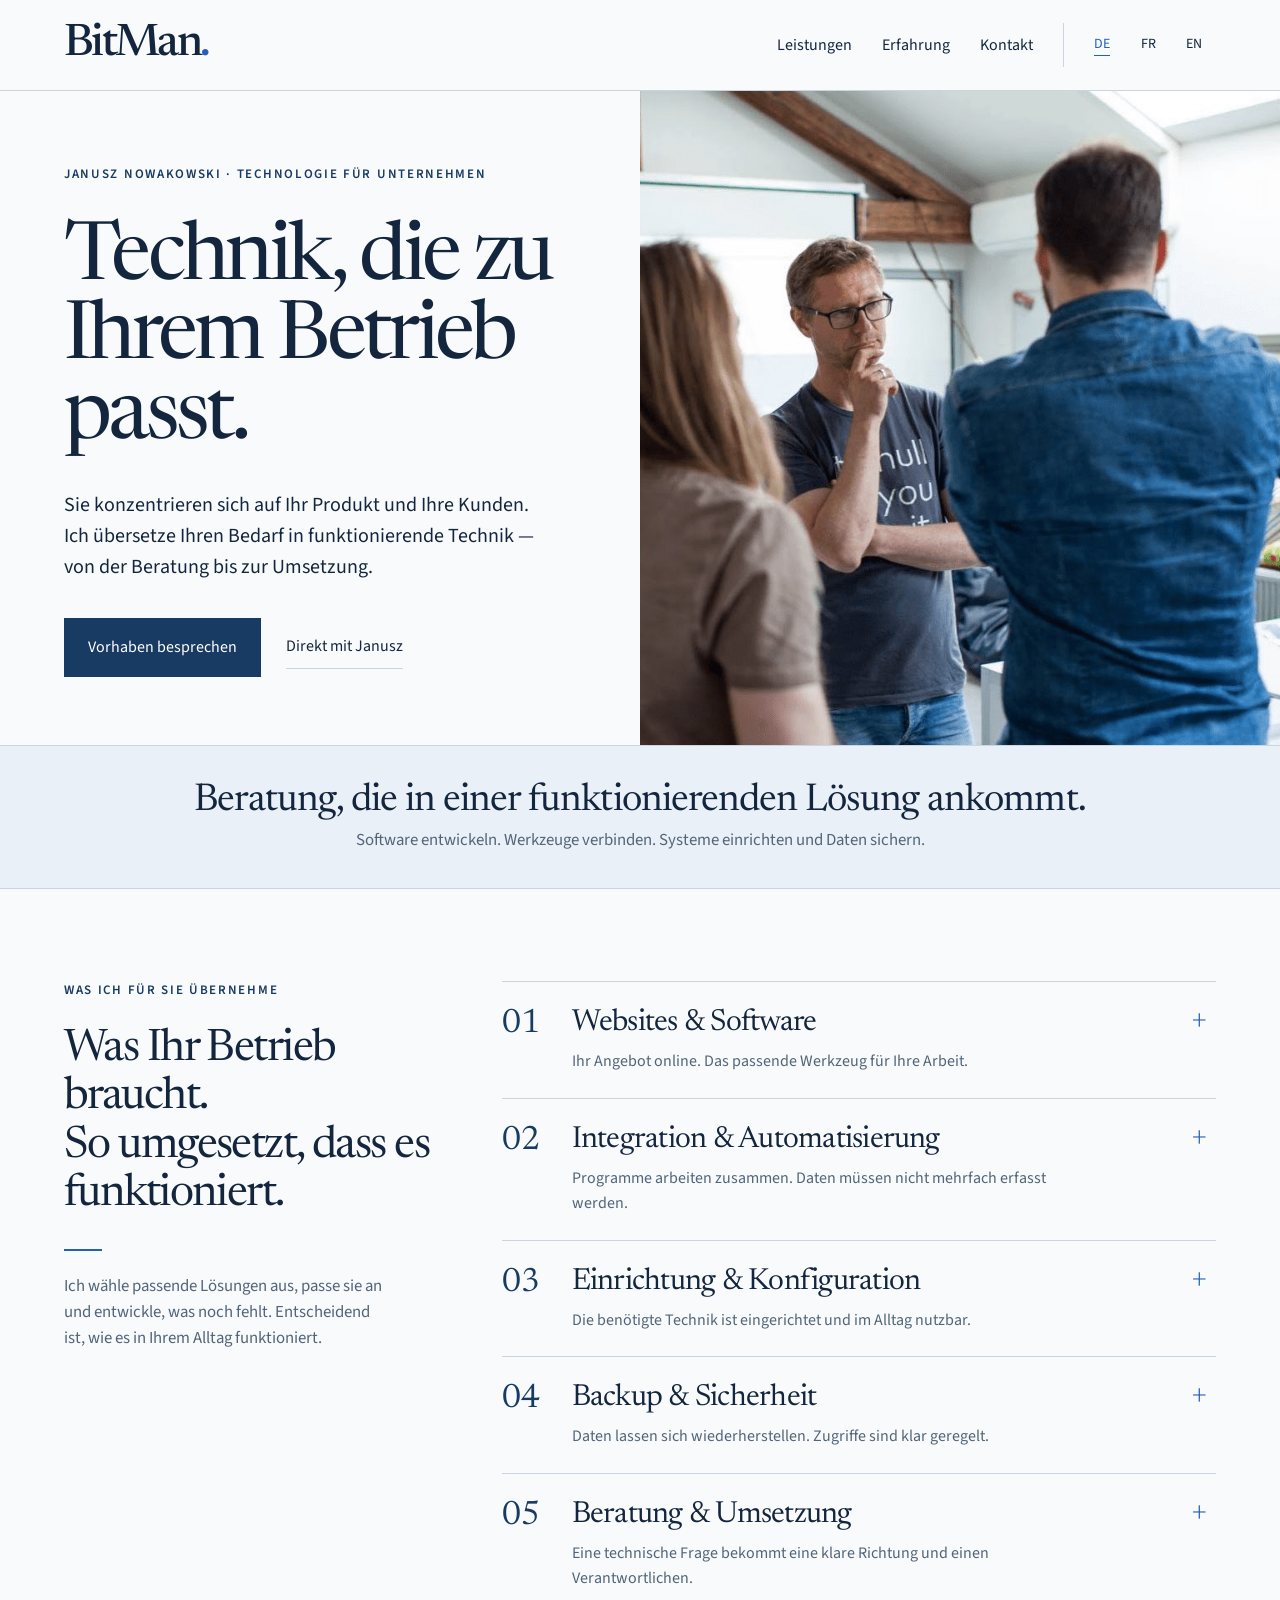
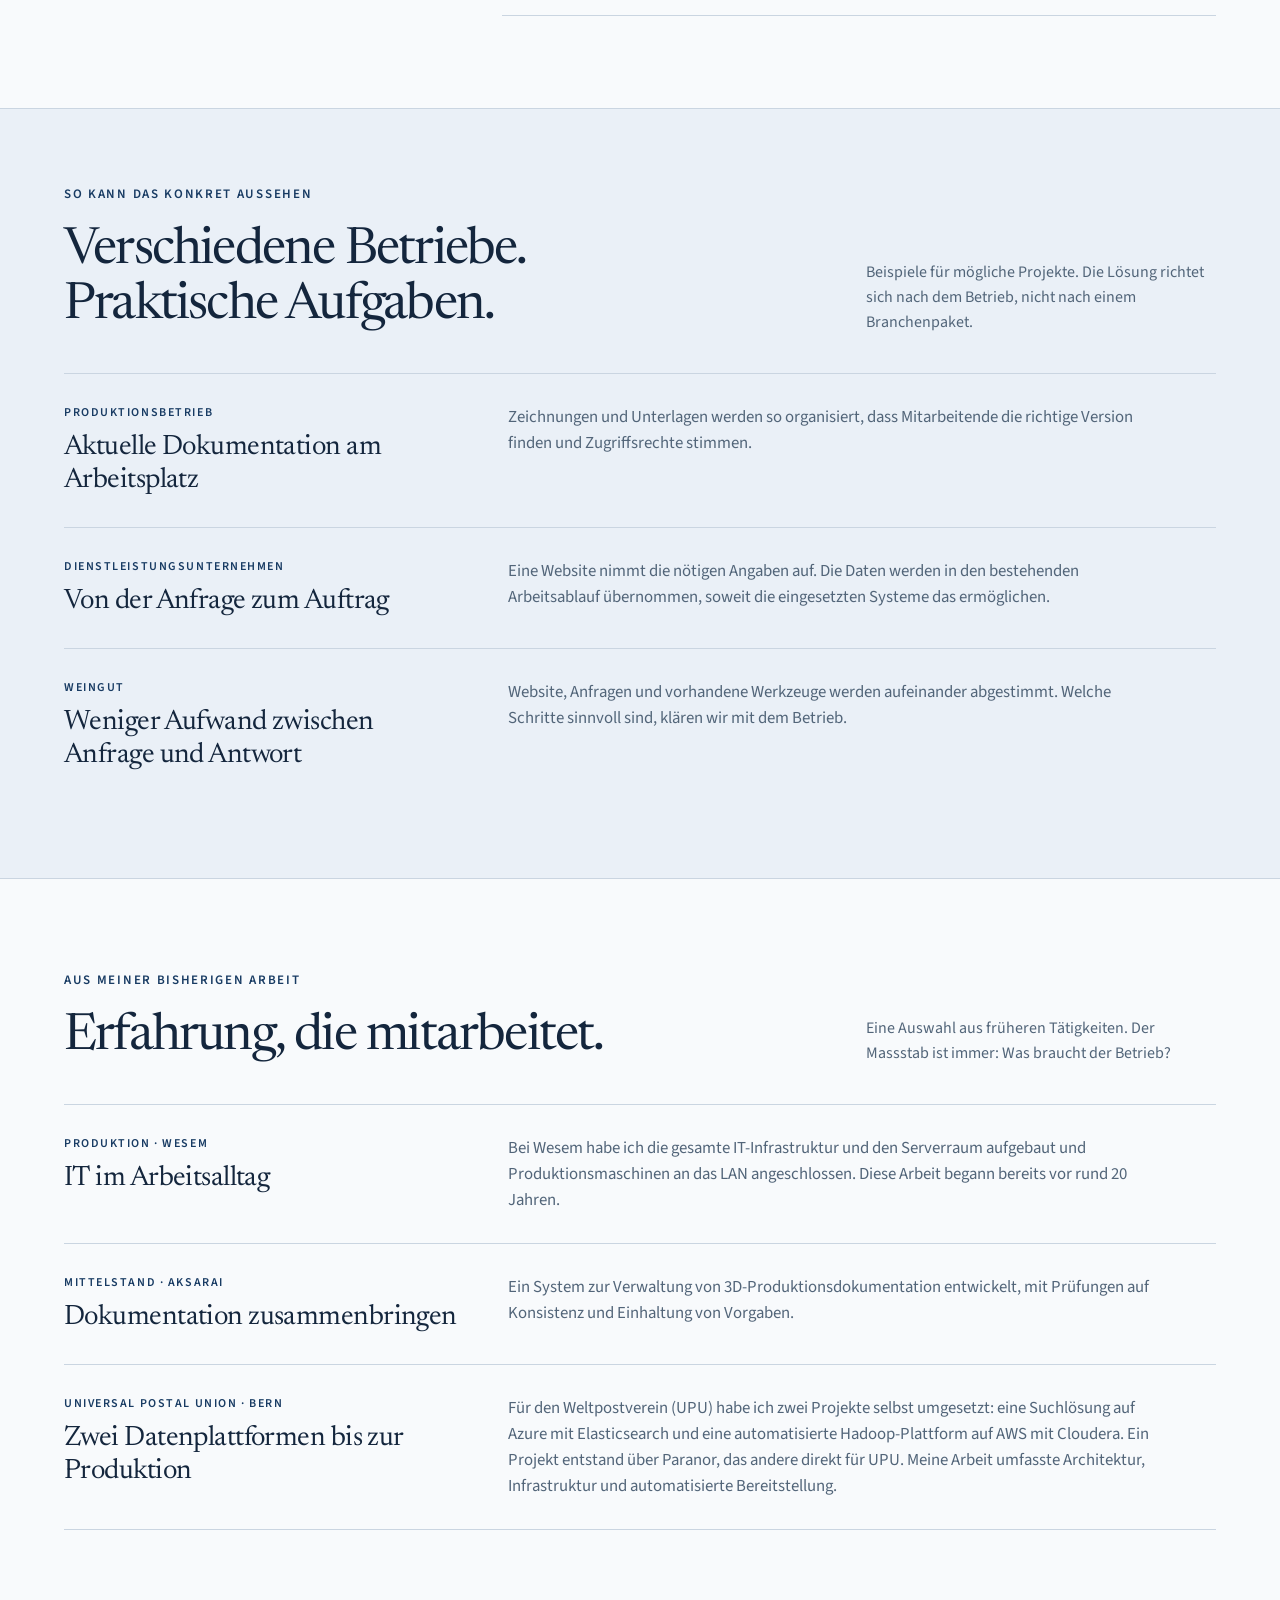
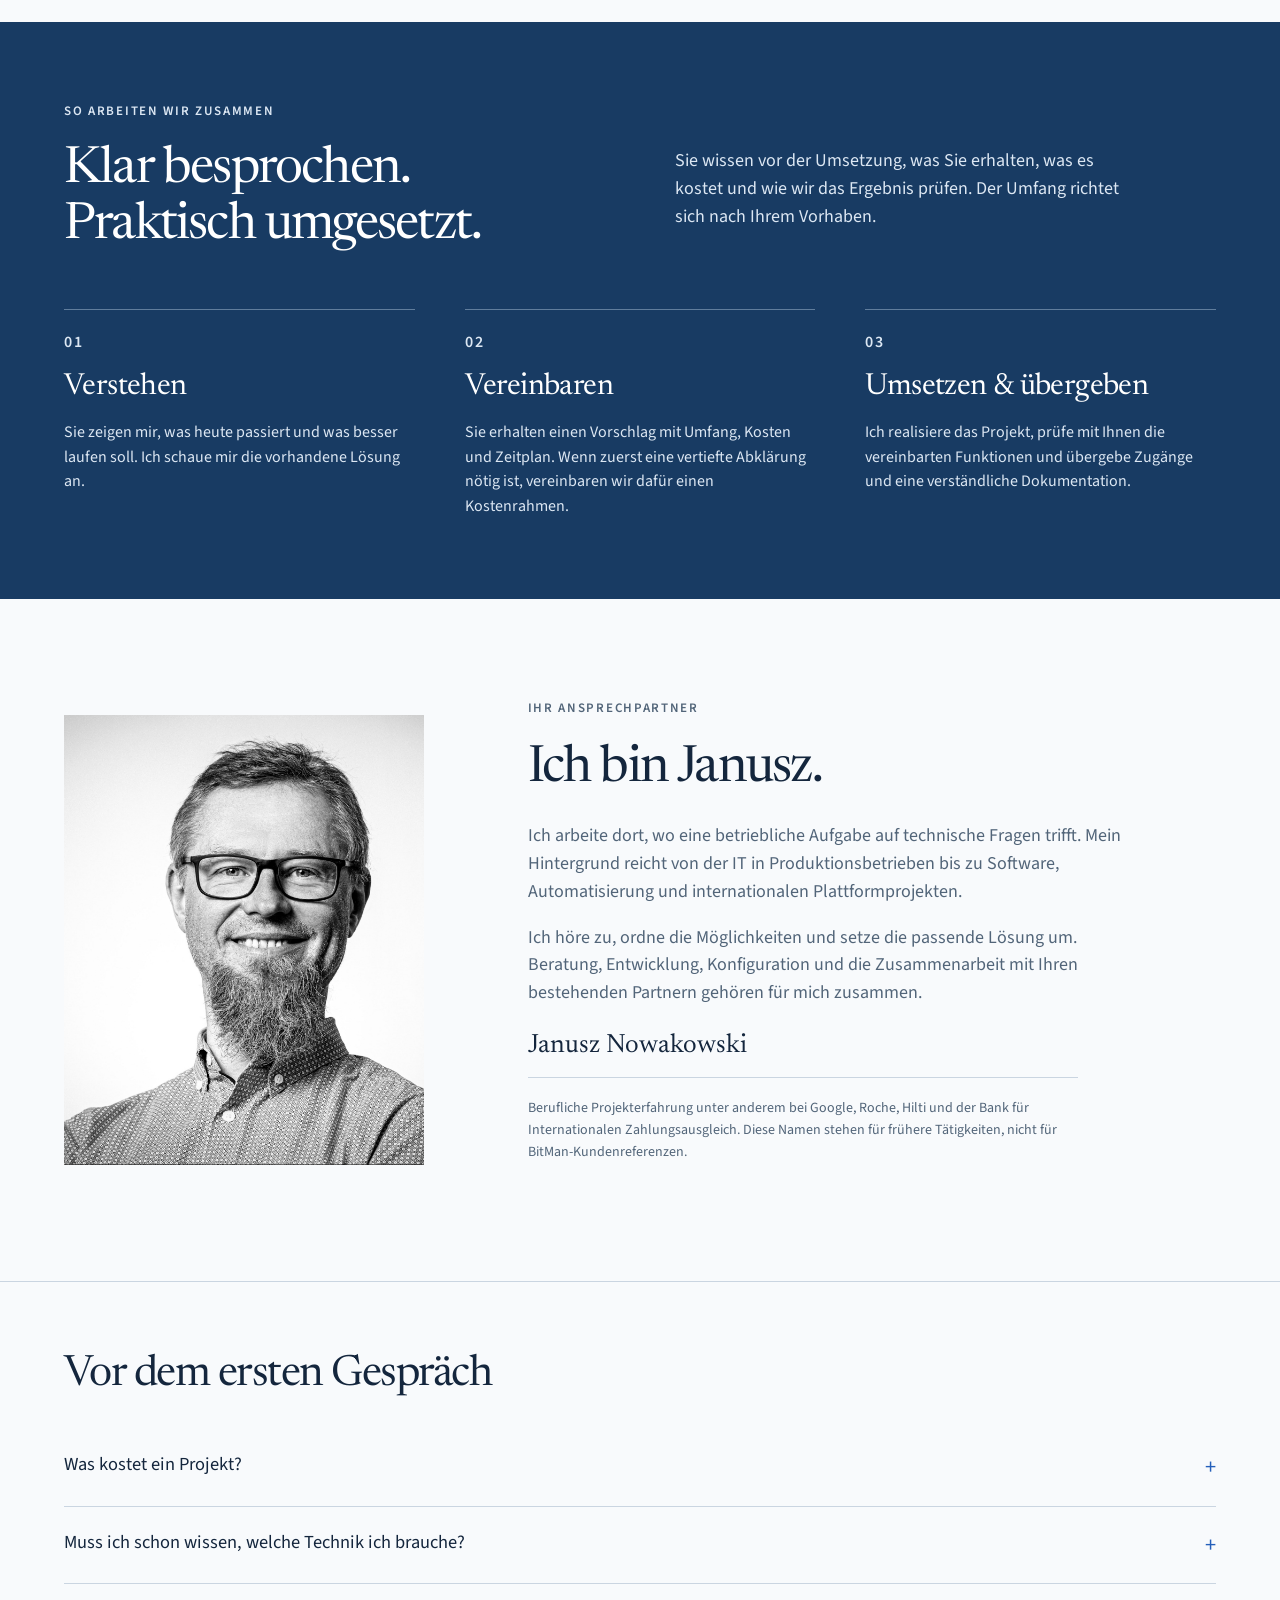
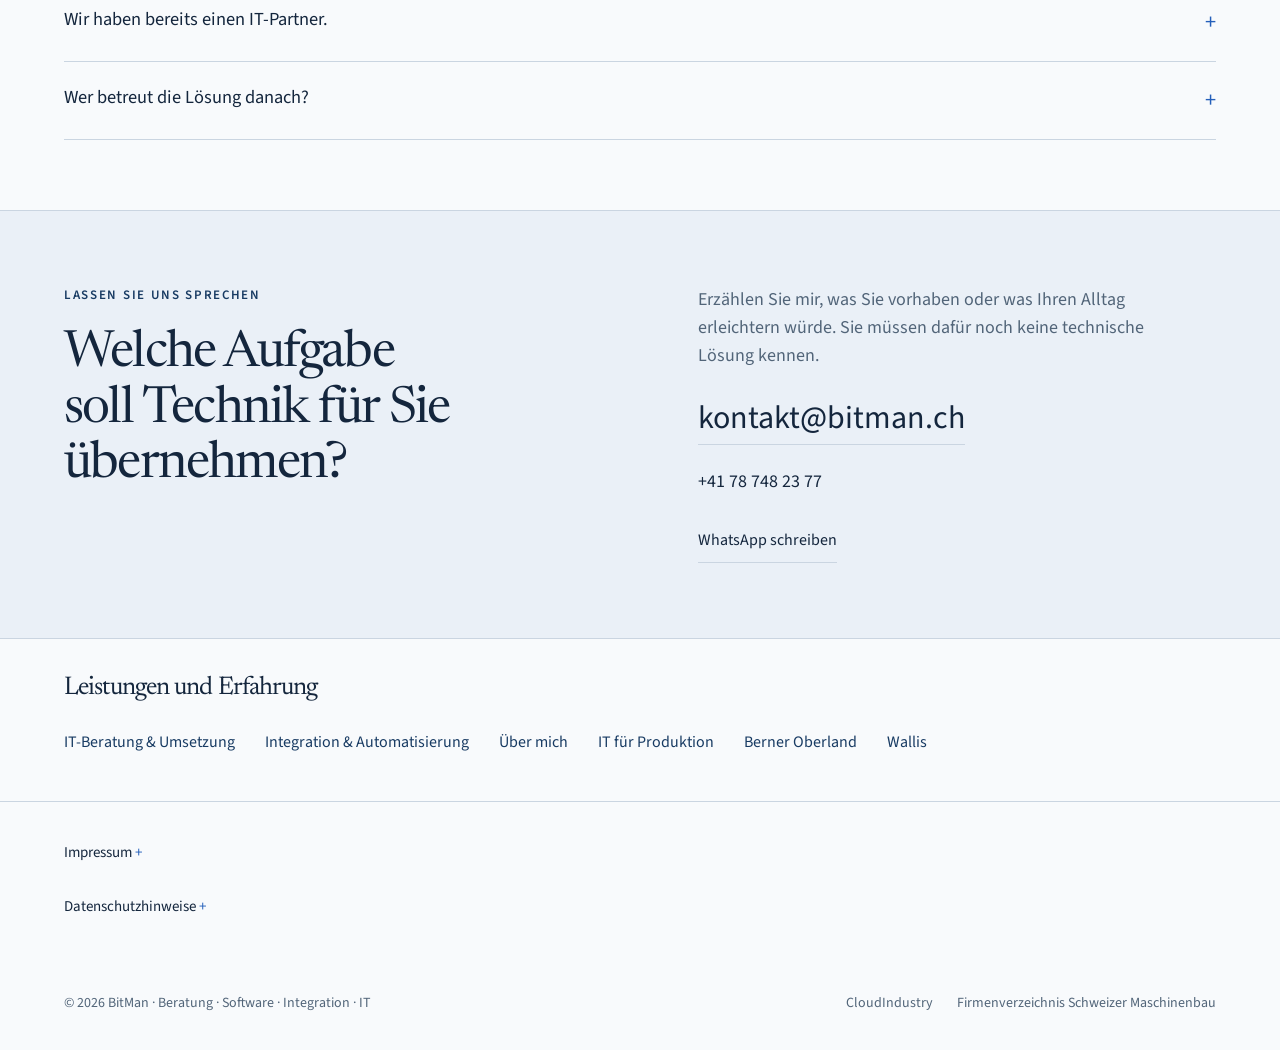
<file: index.html>
<!doctype html>
<html lang="de-CH"><head><meta charset="utf-8"><meta name="viewport" content="width=device-width, initial-scale=1"><meta name="robots" content="index,follow"><title>IT-Beratung, Software & Integration in Bern | Janusz Nowakowski · BitMan</title><meta name="description" content="Von der betrieblichen Aufgabe zur funktionierenden Technik: Beratung, Websites, Software, Integration, Konfiguration, Backup und Sicherheit. Mit Janusz Nowakowski."><meta name="theme-color" content="#f8fafc"><link rel="stylesheet" href="/style.css"><link rel="icon" href="/favicon.svg" type="image/svg+xml"><link rel="canonical" href="https://bitman.ch/"><link rel="alternate" hreflang="de" href="https://bitman.ch/"><link rel="alternate" hreflang="fr" href="https://bitman.ch/fr/"><link rel="alternate" hreflang="en" href="https://bitman.ch/en/"><link rel="alternate" hreflang="x-default" href="https://bitman.ch/"><meta property="og:type" content="website"><meta property="og:site_name" content="BitMan"><meta property="og:title" content="IT-Beratung, Software & Integration in Bern | Janusz Nowakowski · BitMan"><meta property="og:description" content="Von der betrieblichen Aufgabe zur funktionierenden Technik: Beratung, Websites, Software, Integration, Konfiguration, Backup und Sicherheit. Mit Janusz Nowakowski."><meta property="og:url" content="https://bitman.ch/"><meta property="og:image" content="https://bitman.ch/img/logo.png"><meta name="twitter:card" content="summary"><meta name="twitter:title" content="IT-Beratung, Software & Integration in Bern | Janusz Nowakowski · BitMan"><meta name="twitter:description" content="Von der betrieblichen Aufgabe zur funktionierenden Technik: Beratung, Websites, Software, Integration, Konfiguration, Backup und Sicherheit. Mit Janusz Nowakowski."><meta name="twitter:image" content="https://bitman.ch/img/logo.png"><!-- Google Tag Manager -->
    <script>(function(w,d,s,l,i){w[l]=w[l]||[];w[l].push({'gtm.start':
    new Date().getTime(),event:'gtm.js'});var f=d.getElementsByTagName(s)[0],
    j=d.createElement(s),dl=l!='dataLayer'?'&l='+l:'';j.async=true;j.src=
    'https://www.googletagmanager.com/gtm.js?id='+i+dl;f.parentNode.insertBefore(j,f);
    })(window,document,'script','dataLayer','GTM-TLLQVV7Z');</script>
    <!-- End Google Tag Manager --><script type="application/ld+json">{"@context": "https://schema.org", "@graph": [{"@type": "Organization", "@id": "https://bitman.ch/#organization", "name": "BitMan", "url": "https://bitman.ch/", "email": "kontakt@bitman.ch", "telephone": "+41787482377", "founder": {"@id": "https://bitman.ch/#janusz"}}, {"@type": "Person", "@id": "https://bitman.ch/#janusz", "name": "Janusz Nowakowski", "url": "https://bitman.ch/ueber-mich/", "sameAs": ["https://www.linkedin.com/in/nowakowskijanusz/", "https://github.com/jnowakowski"]}]}</script></head>
<body class="business"><!-- Google Tag Manager (noscript) -->
<noscript><iframe src="https://www.googletagmanager.com/ns.html?id=GTM-TLLQVV7Z"
height="0" width="0" style="display:none;visibility:hidden"></iframe></noscript>
<!-- End Google Tag Manager (noscript) --><a class="skip" href="#main">Zum Inhalt</a><div class="page-shell">
<header class="site-header"><div class="header-inner wrap"><a class="logo" href="/" aria-label="BitMan — Start">BitMan<span>.</span></a><nav aria-label="Navigation"><a href="#leistungen">Leistungen</a><a class="about-nav" href="#erfahrung">Erfahrung</a><a href="#kontakt">Kontakt</a><div class="languages"><a href="/" lang="de" hreflang="de" aria-label="Deutsch" aria-current="page">DE</a><a href="/fr/" lang="fr" hreflang="fr" aria-label="Français">FR</a><a href="/en/" lang="en" hreflang="en" aria-label="English">EN</a></div></nav></div></header>
<main id="main"><section class="hero"><div class="hero-copy"><p class="eyebrow">Janusz Nowakowski · Technologie für Unternehmen</p><h1>Technik, die zu<br>Ihrem Betrieb passt.</h1><p class="hero-lead">Sie konzentrieren sich auf Ihr Produkt und Ihre Kunden. Ich übersetze Ihren Bedarf in funktionierende Technik — von der Beratung bis zur Umsetzung.</p><div class="hero-actions"><a class="button" href="#kontakt">Vorhaben besprechen</a><a class="quiet-link" href="#janusz">Direkt mit Janusz</a></div></div><figure class="hero-image"><img src="/assets/team.jpg" width="1114" height="785" fetchpriority="high" alt="Drei Personen im Gespräch in einem Büro"></figure></section>
<section class="promise wrap"><h2>Beratung, die in einer funktionierenden Lösung ankommt.</h2><p>Software entwickeln. Werkzeuge verbinden. Systeme einrichten und Daten sichern.</p></section>
<section class="section-grid wrap" id="leistungen"><div class="section-heading"><p class="eyebrow">Was ich für Sie übernehme</p><h2>Was Ihr Betrieb braucht.<br>So umgesetzt, dass es funktioniert.</h2><span class="short-rule" aria-hidden="true"></span><p>Ich wähle passende Lösungen aus, passe sie an und entwickle, was noch fehlt. Entscheidend ist, wie es in Ihrem Alltag funktioniert.</p></div><div><details class="service" data-service="websites"><summary><span class="number">01</span><span><span class="service-title">Websites & Software</span><span class="service-desc">Ihr Angebot online. Das passende Werkzeug für Ihre Arbeit.</span></span><span class="expand" aria-hidden="true">+</span></summary><div class="service-content"><p>Ich entwickle Websites und Anwendungen, die eine konkrete Aufgabe in Ihrem Betrieb übernehmen.</p><ul><li>Websites, Produktkataloge und Kundenportale</li><li>Formulare und kleine interne Anwendungen</li><li>Bestehende Software nutzen, anpassen oder gezielt ergänzen</li></ul><a class="quiet-link" href="mailto:kontakt@bitman.ch?subject=Websites%20%26%20Software">Darüber sprechen</a></div></details><details class="service" data-service="integration"><summary><span class="number">02</span><span><span class="service-title">Integration & Automatisierung</span><span class="service-desc">Programme arbeiten zusammen. Daten müssen nicht mehrfach erfasst werden.</span></span><span class="expand" aria-hidden="true">+</span></summary><div class="service-content"><p>Ich verbinde vorhandene Werkzeuge und vereinfache wiederkehrende Arbeitsschritte. Wir klären zuerst, welche Schnittstellen verfügbar sind.</p><ul><li>Daten zwischen Anwendungen übertragen</li><li>Wiederkehrende Auswertungen und Aufgaben automatisieren</li><li>Dokumentation und Informationsflüsse zusammenführen</li></ul><a class="quiet-link" href="mailto:kontakt@bitman.ch?subject=Integration%20%26%20Automatisierung">Darüber sprechen</a><a class="quiet-link" href="/integration-automatisierung/">Mehr dazu</a></div></details><details class="service" data-service="setup"><summary><span class="number">03</span><span><span class="service-title">Einrichtung & Konfiguration</span><span class="service-desc">Die benötigte Technik ist eingerichtet und im Alltag nutzbar.</span></span><span class="expand" aria-hidden="true">+</span></summary><div class="service-content"><p>Ich bringe Geräte, Programme und Zugänge zusammen und richte sie für die Menschen ein, die damit arbeiten.</p><ul><li>Arbeitsplätze, E-Mail und Unternehmenssoftware</li><li>Netzwerk, WLAN, gemeinsame Dateien und Zugänge</li><li>Migrationen und die Einführung neuer Werkzeuge</li></ul><a class="quiet-link" href="mailto:kontakt@bitman.ch?subject=Einrichtung%20%26%20Konfiguration">Darüber sprechen</a></div></details><details class="service" data-service="backup"><summary><span class="number">04</span><span><span class="service-title">Backup & Sicherheit</span><span class="service-desc">Daten lassen sich wiederherstellen. Zugriffe sind klar geregelt.</span></span><span class="expand" aria-hidden="true">+</span></summary><div class="service-content"><p>Ich setze passende Schutzmassnahmen um und prüfe die vereinbarten Funktionen gemeinsam mit Ihnen.</p><ul><li>Datensicherung und Wiederherstellung einrichten und testen</li><li>Benutzerrechte, Mehrfaktor-Anmeldung und sichere Zugänge</li><li>Updates, Verantwortlichkeiten und Dokumentation organisieren</li></ul><a class="quiet-link" href="mailto:kontakt@bitman.ch?subject=Backup%20%26%20Sicherheit">Darüber sprechen</a></div></details><details class="service" data-service="consulting"><summary><span class="number">05</span><span><span class="service-title">Beratung & Umsetzung</span><span class="service-desc">Eine technische Frage bekommt eine klare Richtung und einen Verantwortlichen.</span></span><span class="expand" aria-hidden="true">+</span></summary><div class="service-content"><p>Ich schaue auf Ihren Betrieb, bespreche Möglichkeiten und Aufwand und begleite die gewählte Lösung bis zur Übergabe.</p><ul><li>Bedarf klären und Lösungen unabhängig vergleichen</li><li>Lieferanten und bestehende IT-Partner einbeziehen</li><li>Umsetzung, Funktionsprüfung und Einführung koordinieren</li></ul><a class="quiet-link" href="mailto:kontakt@bitman.ch?subject=Beratung%20%26%20Umsetzung">Darüber sprechen</a><a class="quiet-link" href="/it-beratung-kmu/">Mehr dazu</a></div></details></div></section>
<section class="applications wrap"><div class="evidence-heading"><div><p class="eyebrow">So kann das konkret aussehen</p><h2>Verschiedene Betriebe.<br>Praktische Aufgaben.</h2></div><p>Beispiele für mögliche Projekte. Die Lösung richtet sich nach dem Betrieb, nicht nach einem Branchenpaket.</p></div><div class="evidence-list"><article class="evidence-row"><div><p class="eyebrow">Produktionsbetrieb</p><h3>Aktuelle Dokumentation am Arbeitsplatz</h3></div><p>Zeichnungen und Unterlagen werden so organisiert, dass Mitarbeitende die richtige Version finden und Zugriffsrechte stimmen.</p></article><article class="evidence-row"><div><p class="eyebrow">Dienstleistungsunternehmen</p><h3>Von der Anfrage zum Auftrag</h3></div><p>Eine Website nimmt die nötigen Angaben auf. Die Daten werden in den bestehenden Arbeitsablauf übernommen, soweit die eingesetzten Systeme das ermöglichen.</p></article><article class="evidence-row"><div><p class="eyebrow">Weingut</p><h3>Weniger Aufwand zwischen Anfrage und Antwort</h3></div><p>Website, Anfragen und vorhandene Werkzeuge werden aufeinander abgestimmt. Welche Schritte sinnvoll sind, klären wir mit dem Betrieb.</p></article></div></section>
<section class="evidence wrap" id="erfahrung"><div class="evidence-heading"><div><p class="eyebrow">Aus meiner bisherigen Arbeit</p><h2>Erfahrung, die mitarbeitet.</h2></div><p>Eine Auswahl aus früheren Tätigkeiten. Der Massstab ist immer: Was braucht der Betrieb?</p></div><div class="evidence-list"><article class="evidence-row"><div><p class="eyebrow">Produktion · Wesem</p><h3>IT im Arbeitsalltag</h3></div><p>Bei Wesem habe ich die gesamte IT-Infrastruktur und den Serverraum aufgebaut und Produktionsmaschinen an das LAN angeschlossen. Diese Arbeit begann bereits vor rund 20 Jahren.</p></article><article class="evidence-row"><div><p class="eyebrow">Mittelstand · Aksarai</p><h3>Dokumentation zusammenbringen</h3></div><p>Ein System zur Verwaltung von 3D-Produktionsdokumentation entwickelt, mit Prüfungen auf Konsistenz und Einhaltung von Vorgaben.</p></article><article class="evidence-row" id="upu"><div><p class="eyebrow">Universal Postal Union · Bern</p><h3>Zwei Datenplattformen bis zur Produktion</h3></div><p>Für den Weltpostverein (UPU) habe ich zwei Projekte selbst umgesetzt: eine Suchlösung auf Azure mit Elasticsearch und eine automatisierte Hadoop-Plattform auf AWS mit Cloudera. Ein Projekt entstand über Paranor, das andere direkt für UPU. Meine Arbeit umfasste Architektur, Infrastruktur und automatisierte Bereitstellung.</p></article></div></section>
<section class="process wrap"><div class="process-top"><div><p class="eyebrow">So arbeiten wir zusammen</p><h2>Klar besprochen.<br>Praktisch umgesetzt.</h2></div><p>Sie wissen vor der Umsetzung, was Sie erhalten, was es kostet und wie wir das Ergebnis prüfen. Der Umfang richtet sich nach Ihrem Vorhaben.</p></div><div class="steps"><article class="step"><p class="eyebrow">01</p><h3>Verstehen</h3><p>Sie zeigen mir, was heute passiert und was besser laufen soll. Ich schaue mir die vorhandene Lösung an.</p></article><article class="step"><p class="eyebrow">02</p><h3>Vereinbaren</h3><p>Sie erhalten einen Vorschlag mit Umfang, Kosten und Zeitplan. Wenn zuerst eine vertiefte Abklärung nötig ist, vereinbaren wir dafür einen Kostenrahmen.</p></article><article class="step"><p class="eyebrow">03</p><h3>Umsetzen & übergeben</h3><p>Ich realisiere das Projekt, prüfe mit Ihnen die vereinbarten Funktionen und übergebe Zugänge und eine verständliche Dokumentation.</p></article></div></section>
<section class="person wrap" id="janusz"><figure class="portrait"><img loading="lazy" src="/assets/janusz.jpg" width="1663" height="1500" alt="Janusz Nowakowski"></figure><div class="person-copy"><p class="eyebrow">Ihr Ansprechpartner</p><h2>Ich bin Janusz.</h2><p>Ich arbeite dort, wo eine betriebliche Aufgabe auf technische Fragen trifft. Mein Hintergrund reicht von der IT in Produktionsbetrieben bis zu Software, Automatisierung und internationalen Plattformprojekten.</p><p>Ich höre zu, ordne die Möglichkeiten und setze die passende Lösung um. Beratung, Entwicklung, Konfiguration und die Zusammenarbeit mit Ihren bestehenden Partnern gehören für mich zusammen.</p><p class="signature">Janusz Nowakowski</p><p class="background">Berufliche Projekterfahrung unter anderem bei Google, Roche, Hilti und der Bank für Internationalen Zahlungsausgleich. Diese Namen stehen für frühere Tätigkeiten, nicht für BitMan-Kundenreferenzen.</p></div></section>
<section class="faq wrap"><h2>Vor dem ersten Gespräch</h2><details><summary>Was kostet ein Projekt?</summary><p>Das hängt vom Ziel, den vorhandenen Systemen und dem vereinbarten Umfang ab. Nach einer ersten Klärung erhalten Sie eine Offerte. Hardware, Lizenzen und laufende Kosten werden separat ausgewiesen.</p></details><details><summary>Muss ich schon wissen, welche Technik ich brauche?</summary><p>Nein. Beschreiben Sie, was Sie erreichen möchten oder wie ein Ablauf heute funktioniert. Ich helfe Ihnen, die passende Lösung und einen sinnvollen Umfang zu finden.</p></details><details><summary>Wir haben bereits einen IT-Partner.</summary><p>Das passt. Ich kann ein bestimmtes Projekt übernehmen und mich mit Ihrem Partner abstimmen. Zuständigkeiten und Übergabe klären wir gemeinsam.</p></details><details><summary>Wer betreut die Lösung danach?</summary><p>Wir vereinbaren vor dem Start, wer nach der Übergabe zuständig ist. Zugänge und Dokumentation bleiben bei Ihnen. Weitere Arbeiten können Sie bei Bedarf separat beauftragen.</p></details></section>
<section class="contact wrap" id="kontakt"><div><p class="eyebrow">Lassen Sie uns sprechen</p><h2>Welche Aufgabe<br>soll Technik für Sie übernehmen?</h2></div><div class="contact-copy"><p>Erzählen Sie mir, was Sie vorhaben oder was Ihren Alltag erleichtern würde. Sie müssen dafür noch keine technische Lösung kennen.</p><div class="contact-links"><a class="email" href="mailto:kontakt@bitman.ch?subject=Mein%20Vorhaben%20%E2%80%94%20BitMan">kontakt@bitman.ch</a><a href="tel:+41787482377" aria-label="Anrufen +41 78 748 23 77">+41 78 748 23 77</a><div class="contact-options"><a class="quiet-link" href="https://wa.me/41787482377">WhatsApp schreiben</a></div></div></div></section></main>
<section class="explore wrap"><h2>Leistungen und Erfahrung</h2><div class="explore-links"><a href="/it-beratung-kmu/">IT-Beratung &amp; Umsetzung</a><a href="/integration-automatisierung/">Integration &amp; Automatisierung</a><a href="/ueber-mich/">Über mich</a><a href="/it-fuer-produktion/">IT für Produktion</a><a href="/region/berner-oberland/">Berner Oberland</a><a href="/region/wallis/">Wallis</a></div></section><section class="legal wrap"><details><summary>Impressum</summary><p>CloudIndustry · Janusz Nowakowski · 3000 Bern, Schweiz<br><a href="mailto:kontakt@bitman.ch">kontakt@bitman.ch</a> · <a href="tel:+41787482377">+41 78 748 23 77</a></p></details><details><summary>Datenschutzhinweise</summary><p>Diese Website wird bei Cloudflare gehostet und lädt Schriftarten von Google Fonts. Dabei werden technische Verbindungsdaten an die jeweiligen Anbieter übermittelt. Für die Besuchsanalyse wird Google Tag Manager verwendet; der konfigurierte Container bindet Google Analytics und Matomo ein. Wenn Sie per E-Mail Kontakt aufnehmen, werden Ihre Angaben zur Bearbeitung Ihrer Anfrage verwendet. Telefon- und WhatsApp-Links öffnen den jeweiligen Dienst. Fragen zum Datenschutz richten Sie bitte an kontakt@bitman.ch.</p></details></section><footer class="footer wrap"><p>© 2026 BitMan · Beratung · Software · Integration · IT</p><div class="related"><a href="https://cloudindustry.ch/">CloudIndustry</a><a href="https://cloudindustry.ch/karte/">Firmenverzeichnis Schweizer Maschinenbau</a></div></footer></div><script src="/assets/contact.js" defer></script></body></html>
</file>
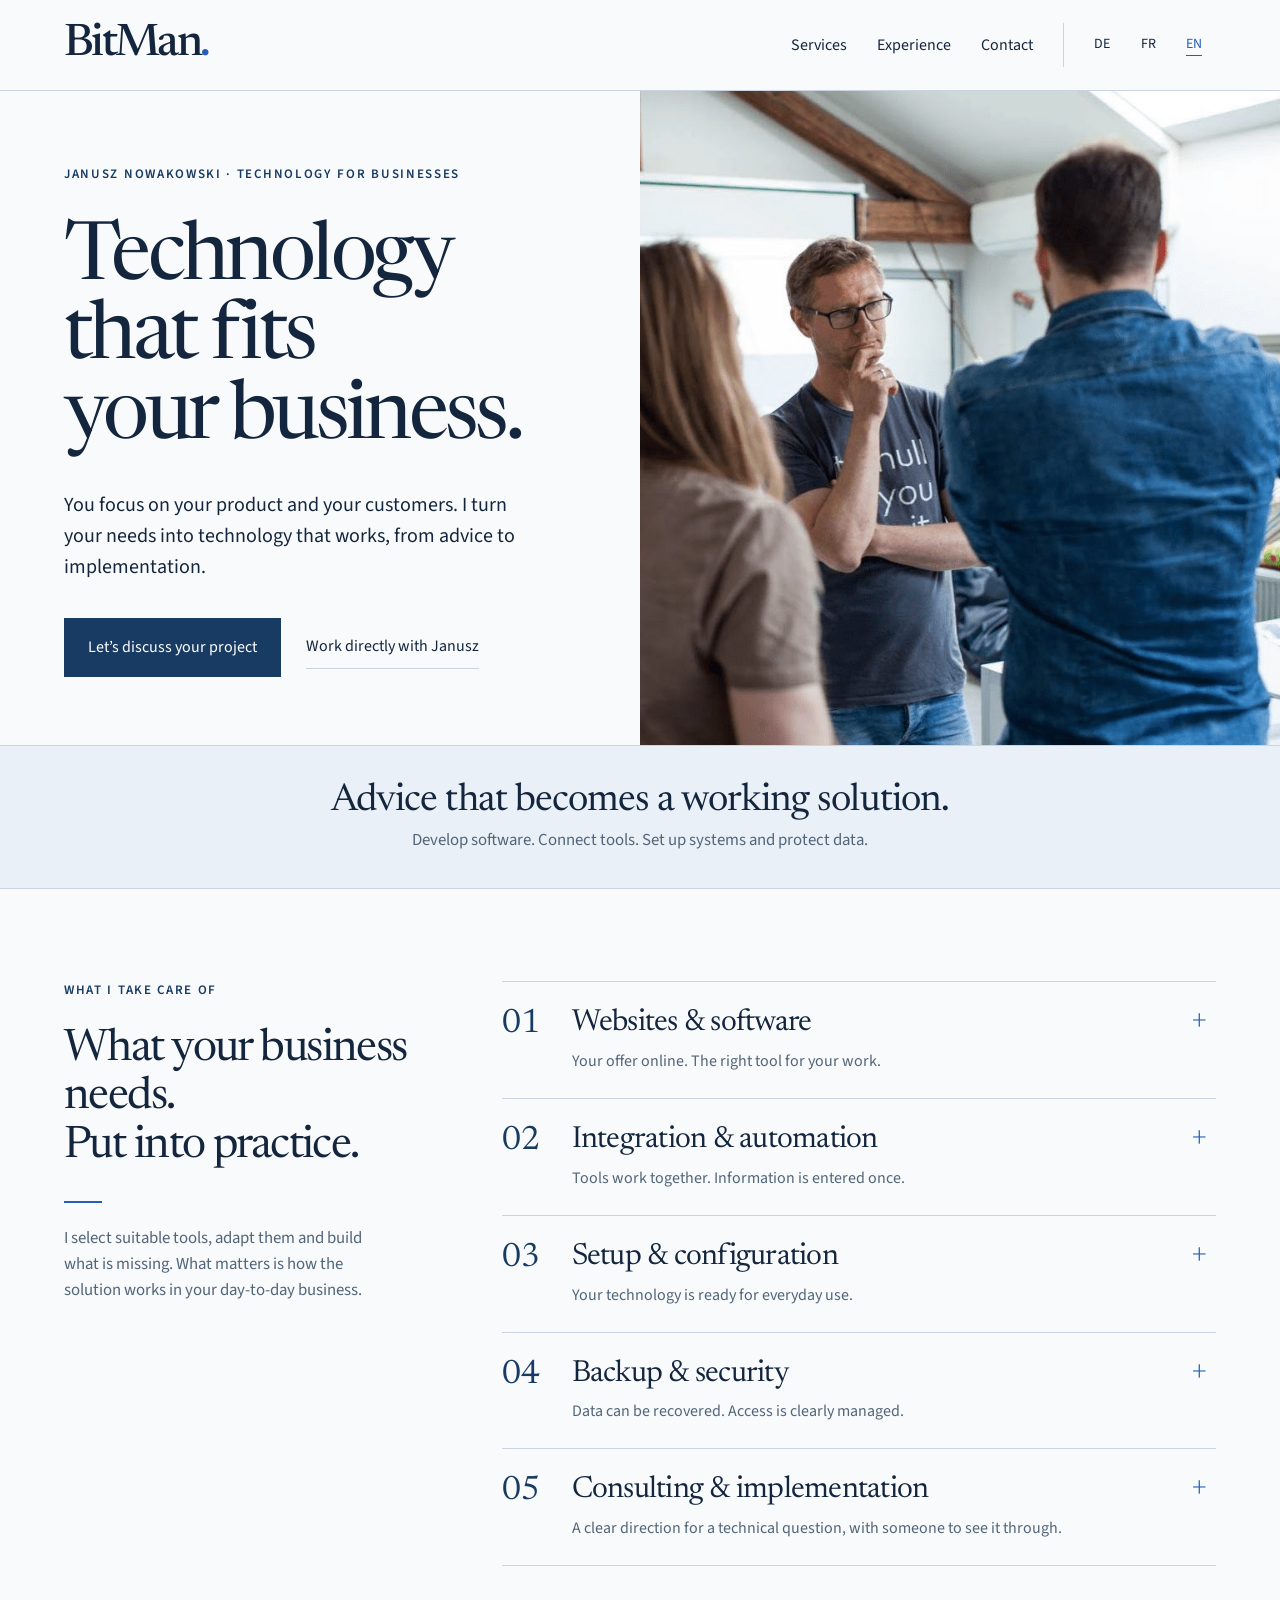
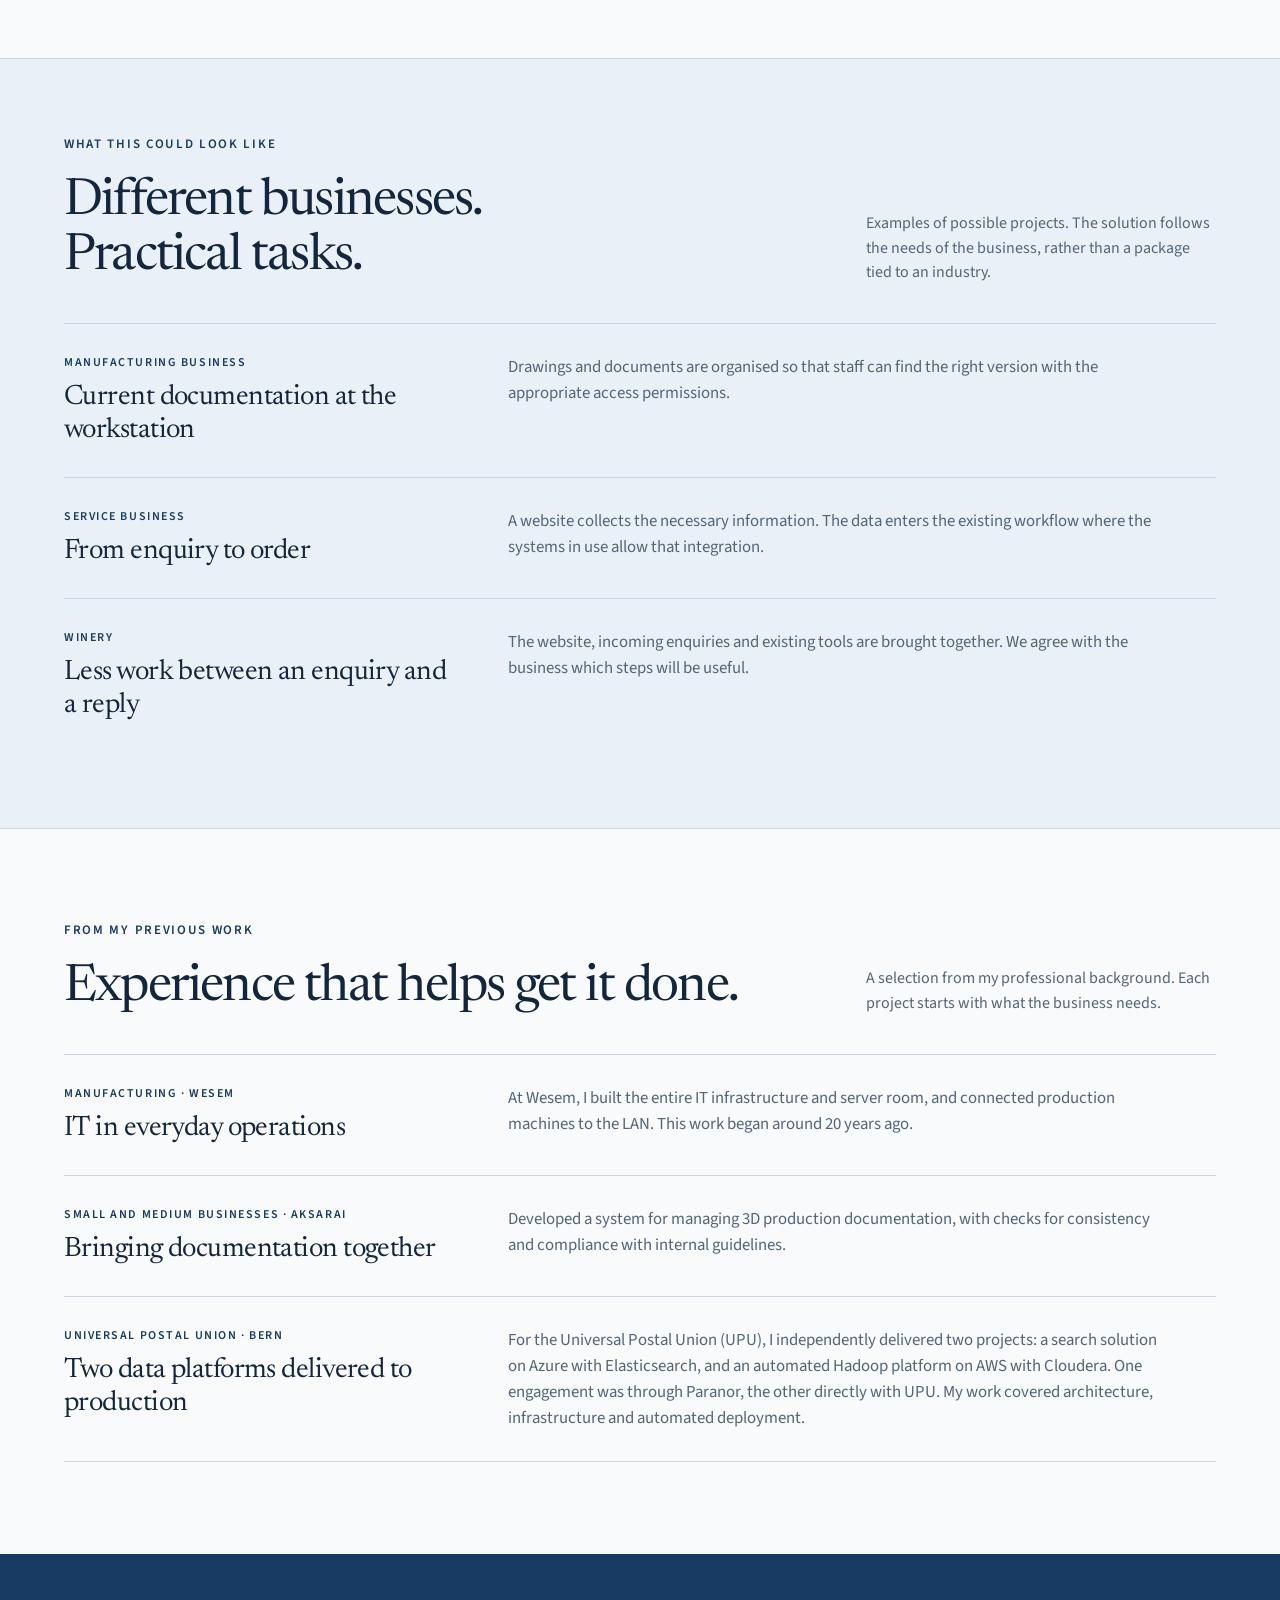
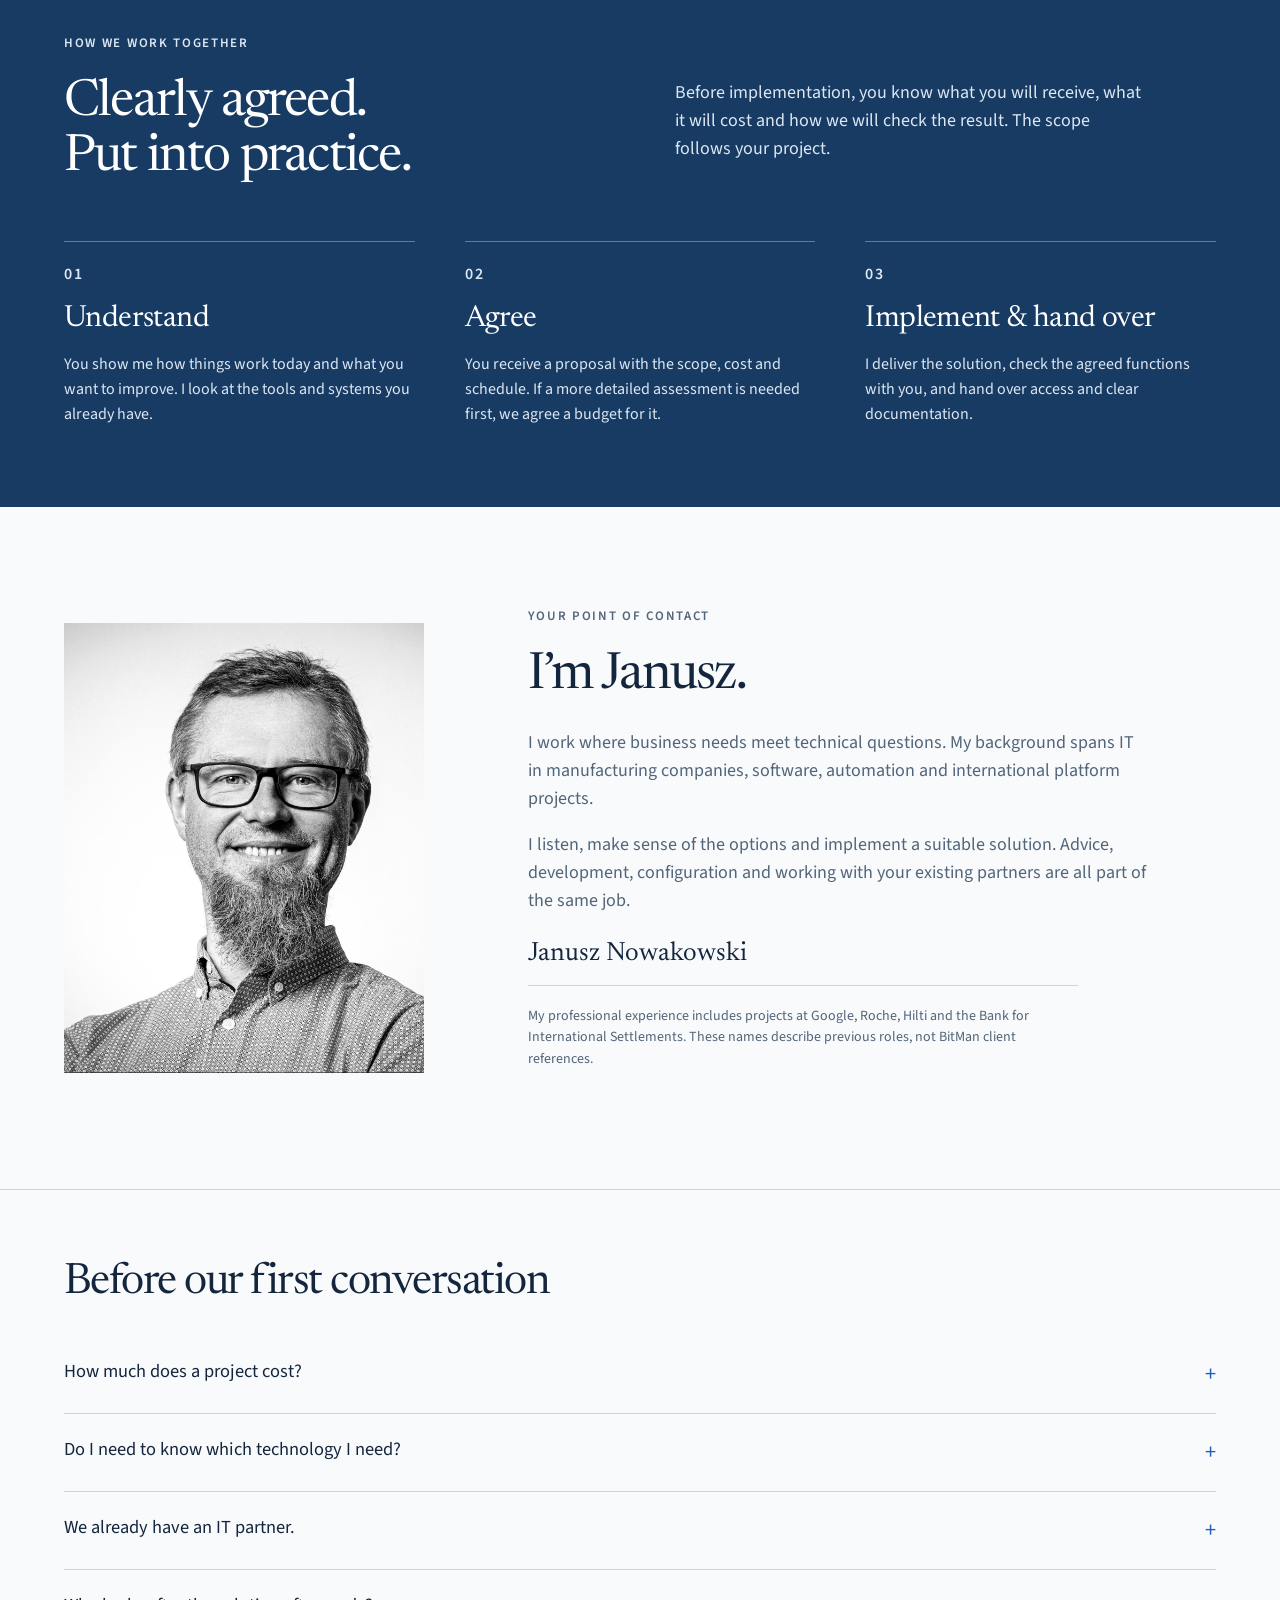
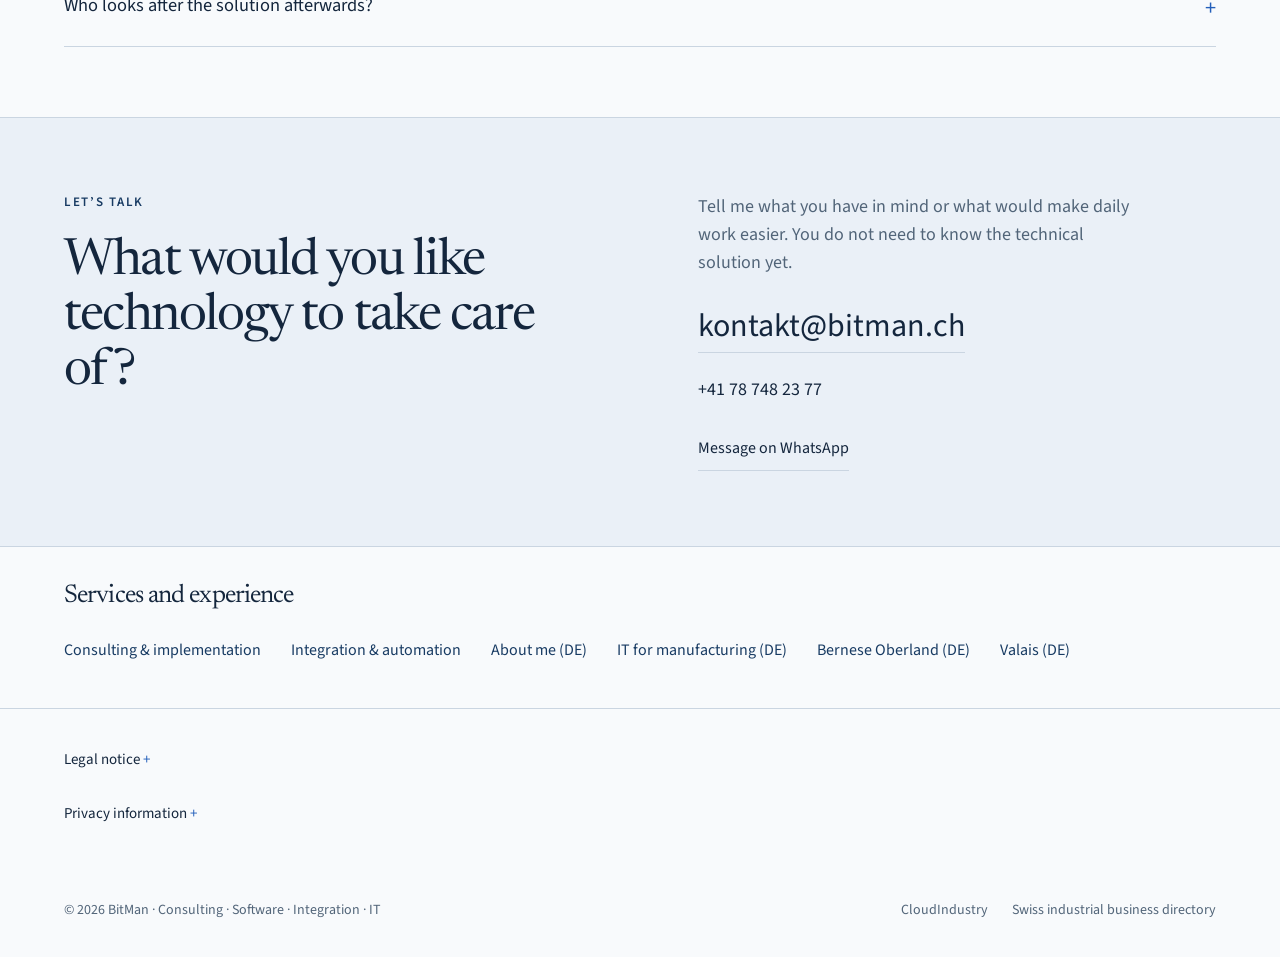
<file: en/index.html>
<!doctype html>
<html lang="en"><head><meta charset="utf-8"><meta name="viewport" content="width=device-width, initial-scale=1"><meta name="robots" content="index,follow"><title>IT consulting, software & integration in Bern | Janusz Nowakowski · BitMan</title><meta name="description" content="From a business need to technology that works: consulting, websites, software, integration, configuration, backup and security. With Janusz Nowakowski."><meta name="theme-color" content="#f8fafc"><link rel="stylesheet" href="/style.css"><link rel="icon" href="/favicon.svg" type="image/svg+xml"><link rel="canonical" href="https://bitman.ch/en/"><link rel="alternate" hreflang="de" href="https://bitman.ch/"><link rel="alternate" hreflang="fr" href="https://bitman.ch/fr/"><link rel="alternate" hreflang="en" href="https://bitman.ch/en/"><link rel="alternate" hreflang="x-default" href="https://bitman.ch/"><meta property="og:type" content="website"><meta property="og:site_name" content="BitMan"><meta property="og:title" content="IT consulting, software & integration in Bern | Janusz Nowakowski · BitMan"><meta property="og:description" content="From a business need to technology that works: consulting, websites, software, integration, configuration, backup and security. With Janusz Nowakowski."><meta property="og:url" content="https://bitman.ch/en/"><meta property="og:image" content="https://bitman.ch/img/logo.png"><meta name="twitter:card" content="summary"><meta name="twitter:title" content="IT consulting, software & integration in Bern | Janusz Nowakowski · BitMan"><meta name="twitter:description" content="From a business need to technology that works: consulting, websites, software, integration, configuration, backup and security. With Janusz Nowakowski."><meta name="twitter:image" content="https://bitman.ch/img/logo.png"><!-- Google Tag Manager -->
    <script>(function(w,d,s,l,i){w[l]=w[l]||[];w[l].push({'gtm.start':
    new Date().getTime(),event:'gtm.js'});var f=d.getElementsByTagName(s)[0],
    j=d.createElement(s),dl=l!='dataLayer'?'&l='+l:'';j.async=true;j.src=
    'https://www.googletagmanager.com/gtm.js?id='+i+dl;f.parentNode.insertBefore(j,f);
    })(window,document,'script','dataLayer','GTM-TLLQVV7Z');</script>
    <!-- End Google Tag Manager --><script type="application/ld+json">{"@context": "https://schema.org", "@graph": [{"@type": "Organization", "@id": "https://bitman.ch/#organization", "name": "BitMan", "url": "https://bitman.ch/", "email": "kontakt@bitman.ch", "telephone": "+41787482377", "founder": {"@id": "https://bitman.ch/#janusz"}}, {"@type": "Person", "@id": "https://bitman.ch/#janusz", "name": "Janusz Nowakowski", "url": "https://bitman.ch/ueber-mich/", "sameAs": ["https://www.linkedin.com/in/nowakowskijanusz/", "https://github.com/jnowakowski"]}]}</script></head>
<body class="business"><!-- Google Tag Manager (noscript) -->
<noscript><iframe src="https://www.googletagmanager.com/ns.html?id=GTM-TLLQVV7Z"
height="0" width="0" style="display:none;visibility:hidden"></iframe></noscript>
<!-- End Google Tag Manager (noscript) --><a class="skip" href="#main">Skip to content</a><div class="page-shell">
<header class="site-header"><div class="header-inner wrap"><a class="logo" href="/en/" aria-label="BitMan — Home">BitMan<span>.</span></a><nav aria-label="Navigation"><a href="#leistungen">Services</a><a class="about-nav" href="#erfahrung">Experience</a><a href="#kontakt">Contact</a><div class="languages"><a href="/" lang="de" hreflang="de" aria-label="Deutsch">DE</a><a href="/fr/" lang="fr" hreflang="fr" aria-label="Français">FR</a><a href="/en/" lang="en" hreflang="en" aria-label="English" aria-current="page">EN</a></div></nav></div></header>
<main id="main"><section class="hero"><div class="hero-copy"><p class="eyebrow">Janusz Nowakowski · Technology for businesses</p><h1>Technology that fits<br>your business.</h1><p class="hero-lead">You focus on your product and your customers. I turn your needs into technology that works, from advice to implementation.</p><div class="hero-actions"><a class="button" href="#kontakt">Let’s discuss your project</a><a class="quiet-link" href="#janusz">Work directly with Janusz</a></div></div><figure class="hero-image"><img src="/assets/team.jpg" width="1114" height="785" fetchpriority="high" alt="Three people discussing work in an office"></figure></section>
<section class="promise wrap"><h2>Advice that becomes a working solution.</h2><p>Develop software. Connect tools. Set up systems and protect data.</p></section>
<section class="section-grid wrap" id="leistungen"><div class="section-heading"><p class="eyebrow">What I take care of</p><h2>What your business needs.<br>Put into practice.</h2><span class="short-rule" aria-hidden="true"></span><p>I select suitable tools, adapt them and build what is missing. What matters is how the solution works in your day-to-day business.</p></div><div><details class="service" data-service="websites"><summary><span class="number">01</span><span><span class="service-title">Websites & software</span><span class="service-desc">Your offer online. The right tool for your work.</span></span><span class="expand" aria-hidden="true">+</span></summary><div class="service-content"><p>I build websites and applications that carry out a specific task for your business.</p><ul><li>Websites, product catalogues and customer portals</li><li>Forms and small internal applications</li><li>Use, adapt or extend your existing software</li></ul><a class="quiet-link" href="mailto:kontakt@bitman.ch?subject=Websites%20%26%20software">Let’s talk about this</a></div></details><details class="service" data-service="integration"><summary><span class="number">02</span><span><span class="service-title">Integration & automation</span><span class="service-desc">Tools work together. Information is entered once.</span></span><span class="expand" aria-hidden="true">+</span></summary><div class="service-content"><p>I connect existing tools and simplify repetitive tasks. We first check which interfaces are available.</p><ul><li>Transfer data between applications</li><li>Automate recurring reports and tasks</li><li>Bring documents and information flows together</li></ul><a class="quiet-link" href="mailto:kontakt@bitman.ch?subject=Integration%20%26%20automation">Let’s talk about this</a><a class="quiet-link" href="/en/integration-automation/">Read more</a></div></details><details class="service" data-service="setup"><summary><span class="number">03</span><span><span class="service-title">Setup & configuration</span><span class="service-desc">Your technology is ready for everyday use.</span></span><span class="expand" aria-hidden="true">+</span></summary><div class="service-content"><p>I bring devices, software and access together and configure them for the people who will use them.</p><ul><li>Workstations, email and business software</li><li>Networks, Wi-Fi, shared files and access</li><li>Migrations and the introduction of new tools</li></ul><a class="quiet-link" href="mailto:kontakt@bitman.ch?subject=Setup%20%26%20configuration">Let’s talk about this</a></div></details><details class="service" data-service="backup"><summary><span class="number">04</span><span><span class="service-title">Backup & security</span><span class="service-desc">Data can be recovered. Access is clearly managed.</span></span><span class="expand" aria-hidden="true">+</span></summary><div class="service-content"><p>I put suitable safeguards in place and check the agreed functions with you.</p><ul><li>Configure backups and test data recovery</li><li>Set up user permissions, multi-factor authentication and secure access</li><li>Organise updates, responsibilities and documentation</li></ul><a class="quiet-link" href="mailto:kontakt@bitman.ch?subject=Backup%20%26%20security">Let’s talk about this</a></div></details><details class="service" data-service="consulting"><summary><span class="number">05</span><span><span class="service-title">Consulting & implementation</span><span class="service-desc">A clear direction for a technical question, with someone to see it through.</span></span><span class="expand" aria-hidden="true">+</span></summary><div class="service-content"><p>I learn how your business works, explain the options and effort involved, and carry the chosen solution through to handover.</p><ul><li>Clarify your needs and independently compare solutions</li><li>Work with suppliers and your existing IT partners</li><li>Coordinate implementation, testing and staff onboarding</li></ul><a class="quiet-link" href="mailto:kontakt@bitman.ch?subject=Consulting%20%26%20implementation">Let’s talk about this</a><a class="quiet-link" href="/en/it-consulting/">Read more</a></div></details></div></section>
<section class="applications wrap"><div class="evidence-heading"><div><p class="eyebrow">What this could look like</p><h2>Different businesses.<br>Practical tasks.</h2></div><p>Examples of possible projects. The solution follows the needs of the business, rather than a package tied to an industry.</p></div><div class="evidence-list"><article class="evidence-row"><div><p class="eyebrow">Manufacturing business</p><h3>Current documentation at the workstation</h3></div><p>Drawings and documents are organised so that staff can find the right version with the appropriate access permissions.</p></article><article class="evidence-row"><div><p class="eyebrow">Service business</p><h3>From enquiry to order</h3></div><p>A website collects the necessary information. The data enters the existing workflow where the systems in use allow that integration.</p></article><article class="evidence-row"><div><p class="eyebrow">Winery</p><h3>Less work between an enquiry and a reply</h3></div><p>The website, incoming enquiries and existing tools are brought together. We agree with the business which steps will be useful.</p></article></div></section>
<section class="evidence wrap" id="erfahrung"><div class="evidence-heading"><div><p class="eyebrow">From my previous work</p><h2>Experience that helps get it done.</h2></div><p>A selection from my professional background. Each project starts with what the business needs.</p></div><div class="evidence-list"><article class="evidence-row"><div><p class="eyebrow">Manufacturing · Wesem</p><h3>IT in everyday operations</h3></div><p>At Wesem, I built the entire IT infrastructure and server room, and connected production machines to the LAN. This work began around 20 years ago.</p></article><article class="evidence-row"><div><p class="eyebrow">Small and medium businesses · Aksarai</p><h3>Bringing documentation together</h3></div><p>Developed a system for managing 3D production documentation, with checks for consistency and compliance with internal guidelines.</p></article><article class="evidence-row" id="upu"><div><p class="eyebrow">Universal Postal Union · Bern</p><h3>Two data platforms delivered to production</h3></div><p>For the Universal Postal Union (UPU), I independently delivered two projects: a search solution on Azure with Elasticsearch, and an automated Hadoop platform on AWS with Cloudera. One engagement was through Paranor, the other directly with UPU. My work covered architecture, infrastructure and automated deployment.</p></article></div></section>
<section class="process wrap"><div class="process-top"><div><p class="eyebrow">How we work together</p><h2>Clearly agreed.<br>Put into practice.</h2></div><p>Before implementation, you know what you will receive, what it will cost and how we will check the result. The scope follows your project.</p></div><div class="steps"><article class="step"><p class="eyebrow">01</p><h3>Understand</h3><p>You show me how things work today and what you want to improve. I look at the tools and systems you already have.</p></article><article class="step"><p class="eyebrow">02</p><h3>Agree</h3><p>You receive a proposal with the scope, cost and schedule. If a more detailed assessment is needed first, we agree a budget for it.</p></article><article class="step"><p class="eyebrow">03</p><h3>Implement & hand over</h3><p>I deliver the solution, check the agreed functions with you, and hand over access and clear documentation.</p></article></div></section>
<section class="person wrap" id="janusz"><figure class="portrait"><img loading="lazy" src="/assets/janusz.jpg" width="1663" height="1500" alt="Janusz Nowakowski"></figure><div class="person-copy"><p class="eyebrow">Your point of contact</p><h2>I’m Janusz.</h2><p>I work where business needs meet technical questions. My background spans IT in manufacturing companies, software, automation and international platform projects.</p><p>I listen, make sense of the options and implement a suitable solution. Advice, development, configuration and working with your existing partners are all part of the same job.</p><p class="signature">Janusz Nowakowski</p><p class="background">My professional experience includes projects at Google, Roche, Hilti and the Bank for International Settlements. These names describe previous roles, not BitMan client references.</p></div></section>
<section class="faq wrap"><h2>Before our first conversation</h2><details><summary>How much does a project cost?</summary><p>That depends on the goal, existing systems and agreed scope. After an initial discussion, you receive a quote. Hardware, licences and recurring costs are listed separately.</p></details><details><summary>Do I need to know which technology I need?</summary><p>No. Describe what you want to achieve or how a process works today. I will help you find a suitable solution and a sensible scope.</p></details><details><summary>We already have an IT partner.</summary><p>We can work together. I can take on a specific project and coordinate with your partner. We agree responsibilities and handover together.</p></details><details><summary>Who looks after the solution afterwards?</summary><p>We agree that before the project starts. You keep the access credentials and documentation. You can commission further work separately as needed.</p></details></section>
<section class="contact wrap" id="kontakt"><div><p class="eyebrow">Let’s talk</p><h2>What would you like<br>technology to take care of?</h2></div><div class="contact-copy"><p>Tell me what you have in mind or what would make daily work easier. You do not need to know the technical solution yet.</p><div class="contact-links"><a class="email" href="mailto:kontakt@bitman.ch?subject=My%20project%20%E2%80%94%20BitMan">kontakt@bitman.ch</a><a href="tel:+41787482377" aria-label="Call +41 78 748 23 77">+41 78 748 23 77</a><div class="contact-options"><a class="quiet-link" href="https://wa.me/41787482377">Message on WhatsApp</a></div></div></div></section></main>
<section class="explore wrap"><h2>Services and experience</h2><div class="explore-links"><a href="/en/it-consulting/">Consulting &amp; implementation</a><a href="/en/integration-automation/">Integration &amp; automation</a><a href="/ueber-mich/">About me (DE)</a><a href="/it-fuer-produktion/">IT for manufacturing (DE)</a><a href="/region/berner-oberland/">Bernese Oberland (DE)</a><a href="/region/wallis/">Valais (DE)</a></div></section><section class="legal wrap"><details><summary>Legal notice</summary><p>CloudIndustry · Janusz Nowakowski · 3000 Bern, Switzerland<br><a href="mailto:kontakt@bitman.ch">kontakt@bitman.ch</a> · <a href="tel:+41787482377">+41 78 748 23 77</a></p></details><details><summary>Privacy information</summary><p>This website is hosted by Cloudflare and loads fonts from Google Fonts. Technical connection data is transmitted to the respective providers. Google Tag Manager is used for visitor analytics; the configured container includes Google Analytics and Matomo. Information you send by email is used to handle your enquiry. Phone and WhatsApp links open the respective service. For questions about personal data, contact kontakt@bitman.ch.</p></details></section><footer class="footer wrap"><p>© 2026 BitMan · Consulting · Software · Integration · IT</p><div class="related"><a href="https://cloudindustry.ch/">CloudIndustry</a><a href="https://cloudindustry.ch/karte/">Swiss industrial business directory</a></div></footer></div><script src="/assets/contact.js" defer></script></body></html>
</file>
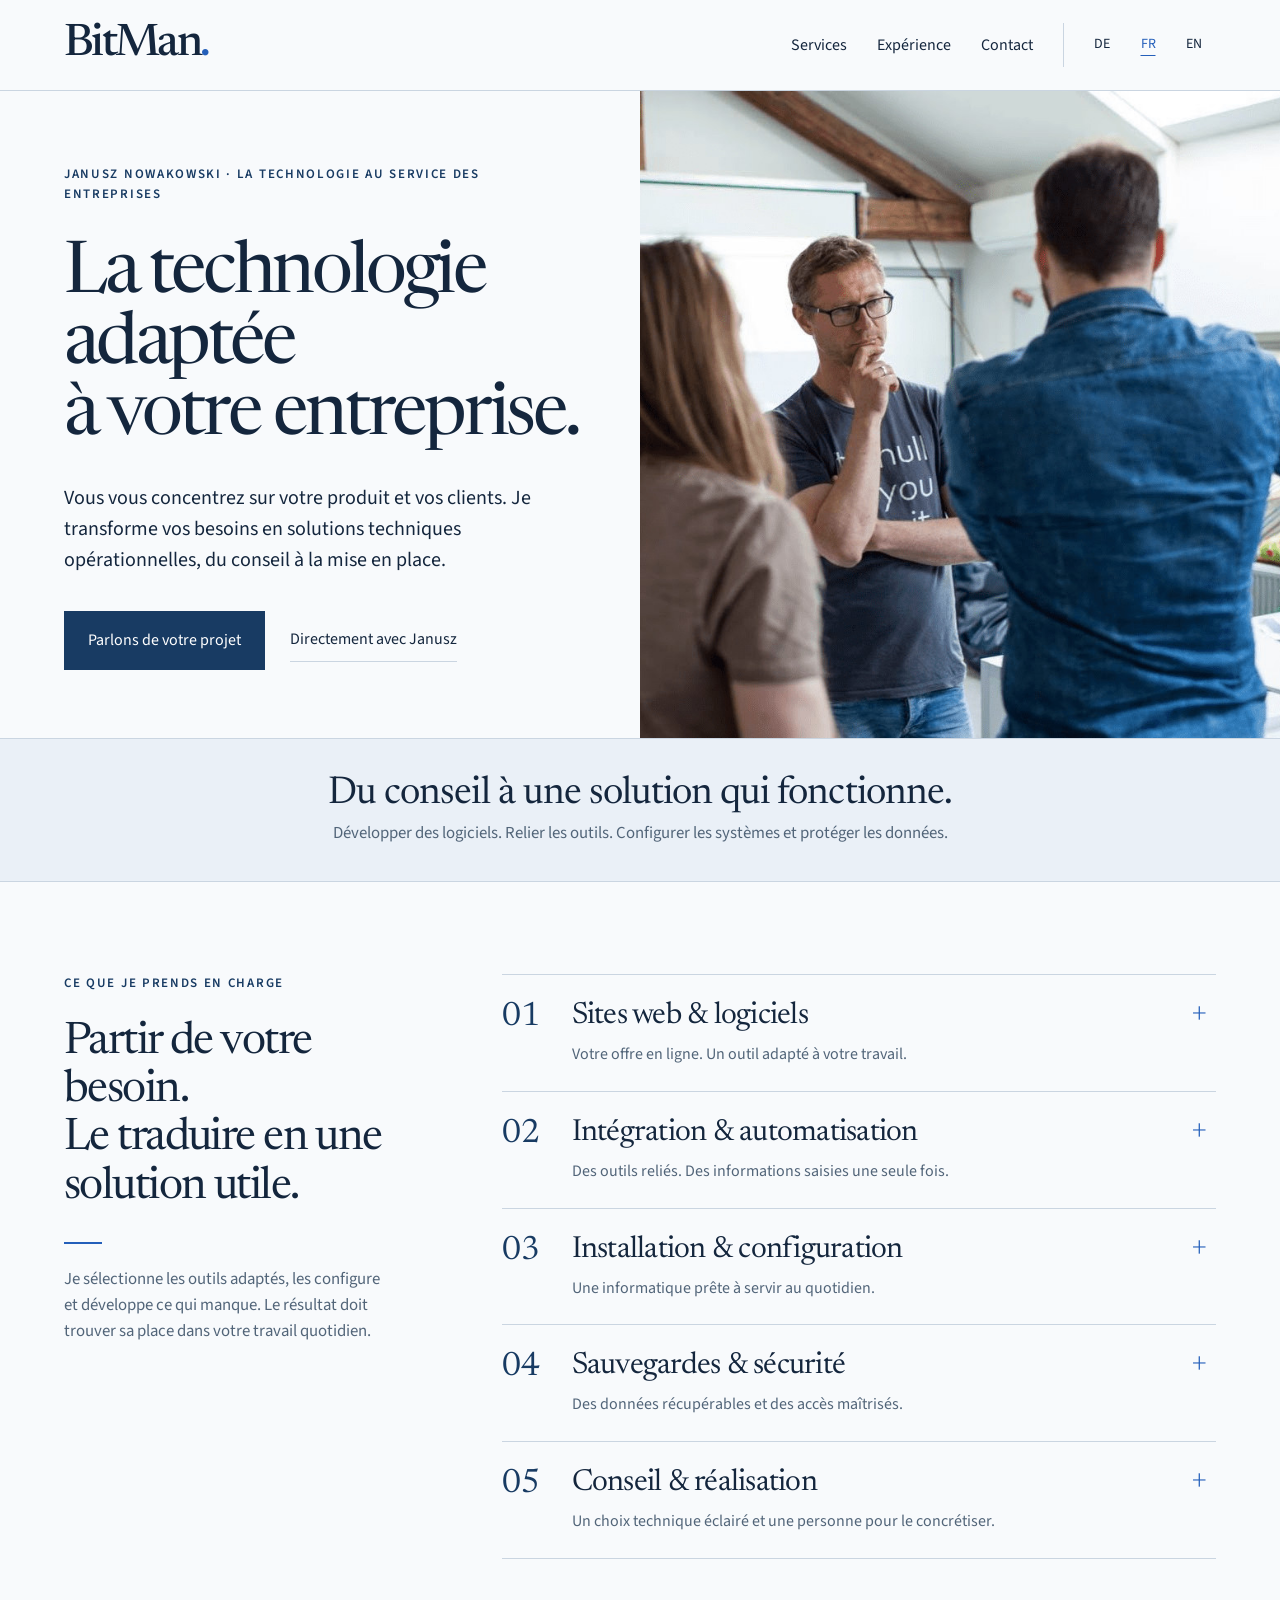
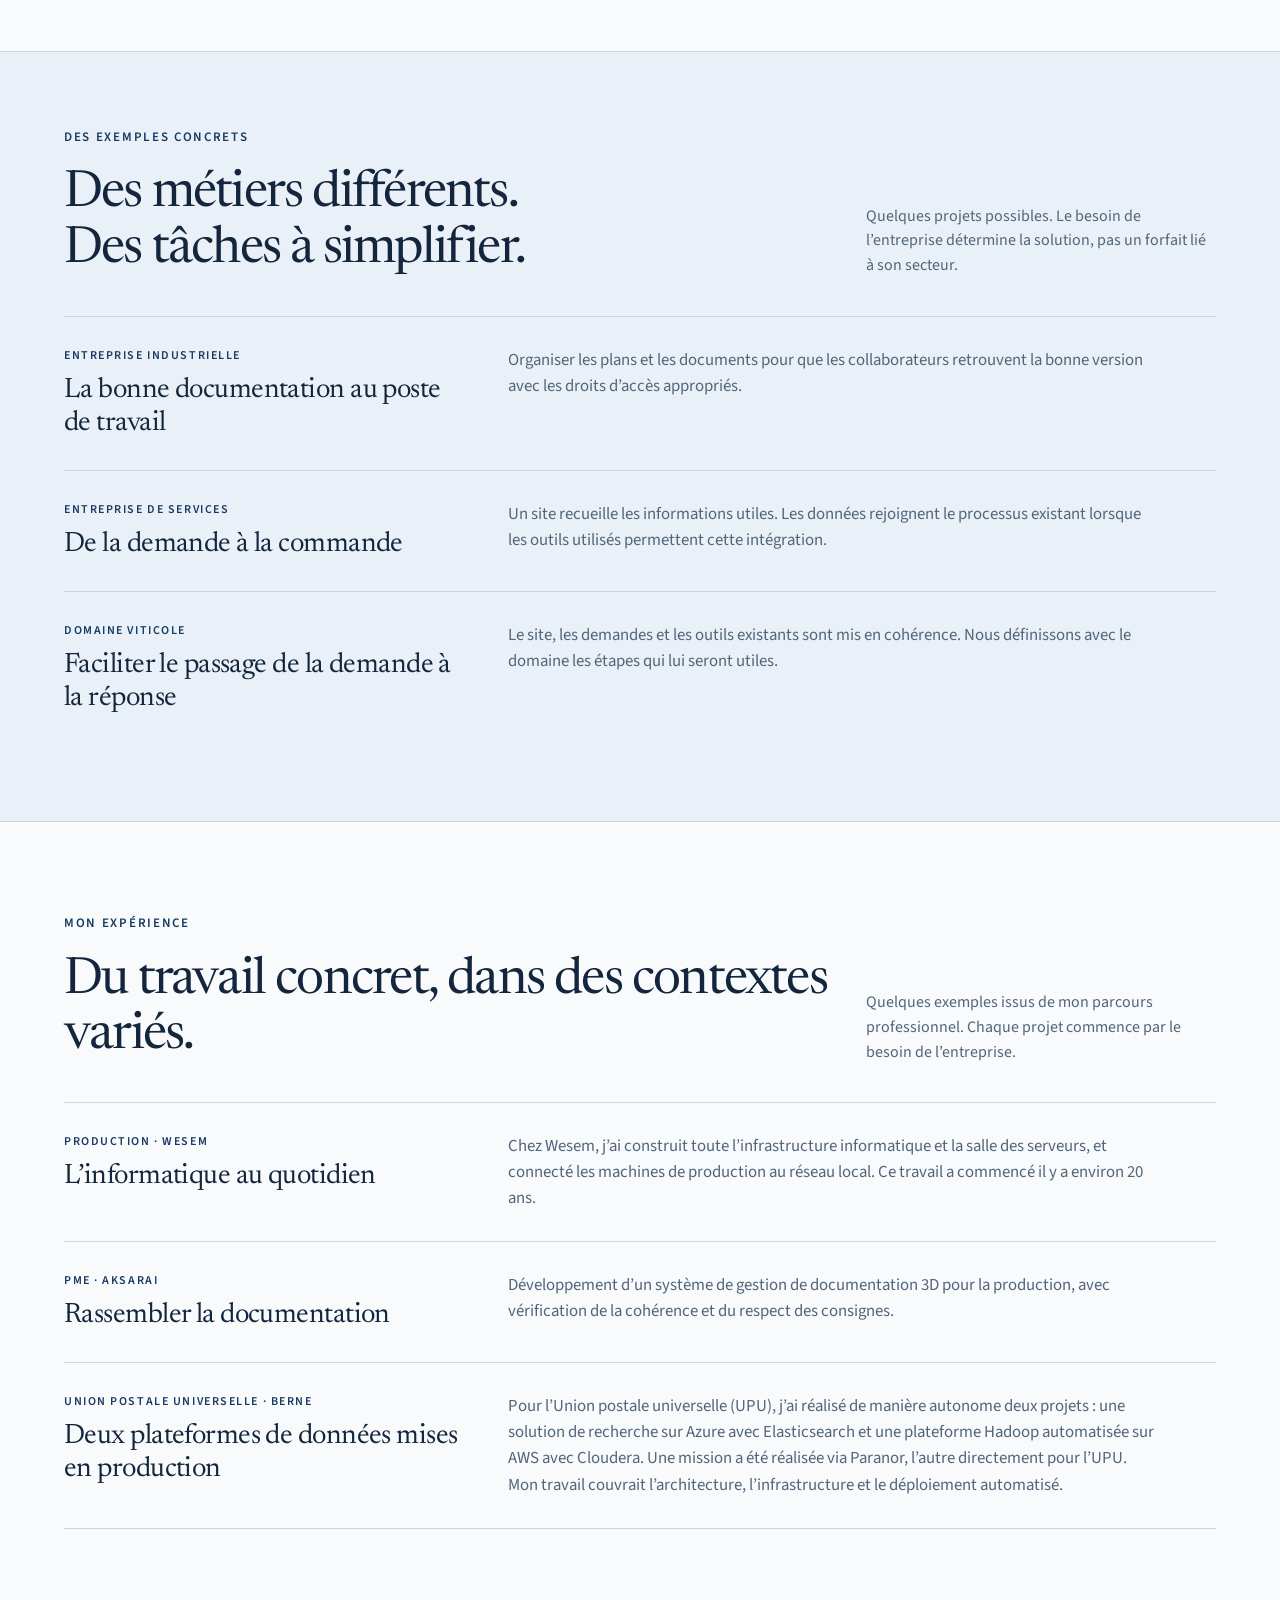
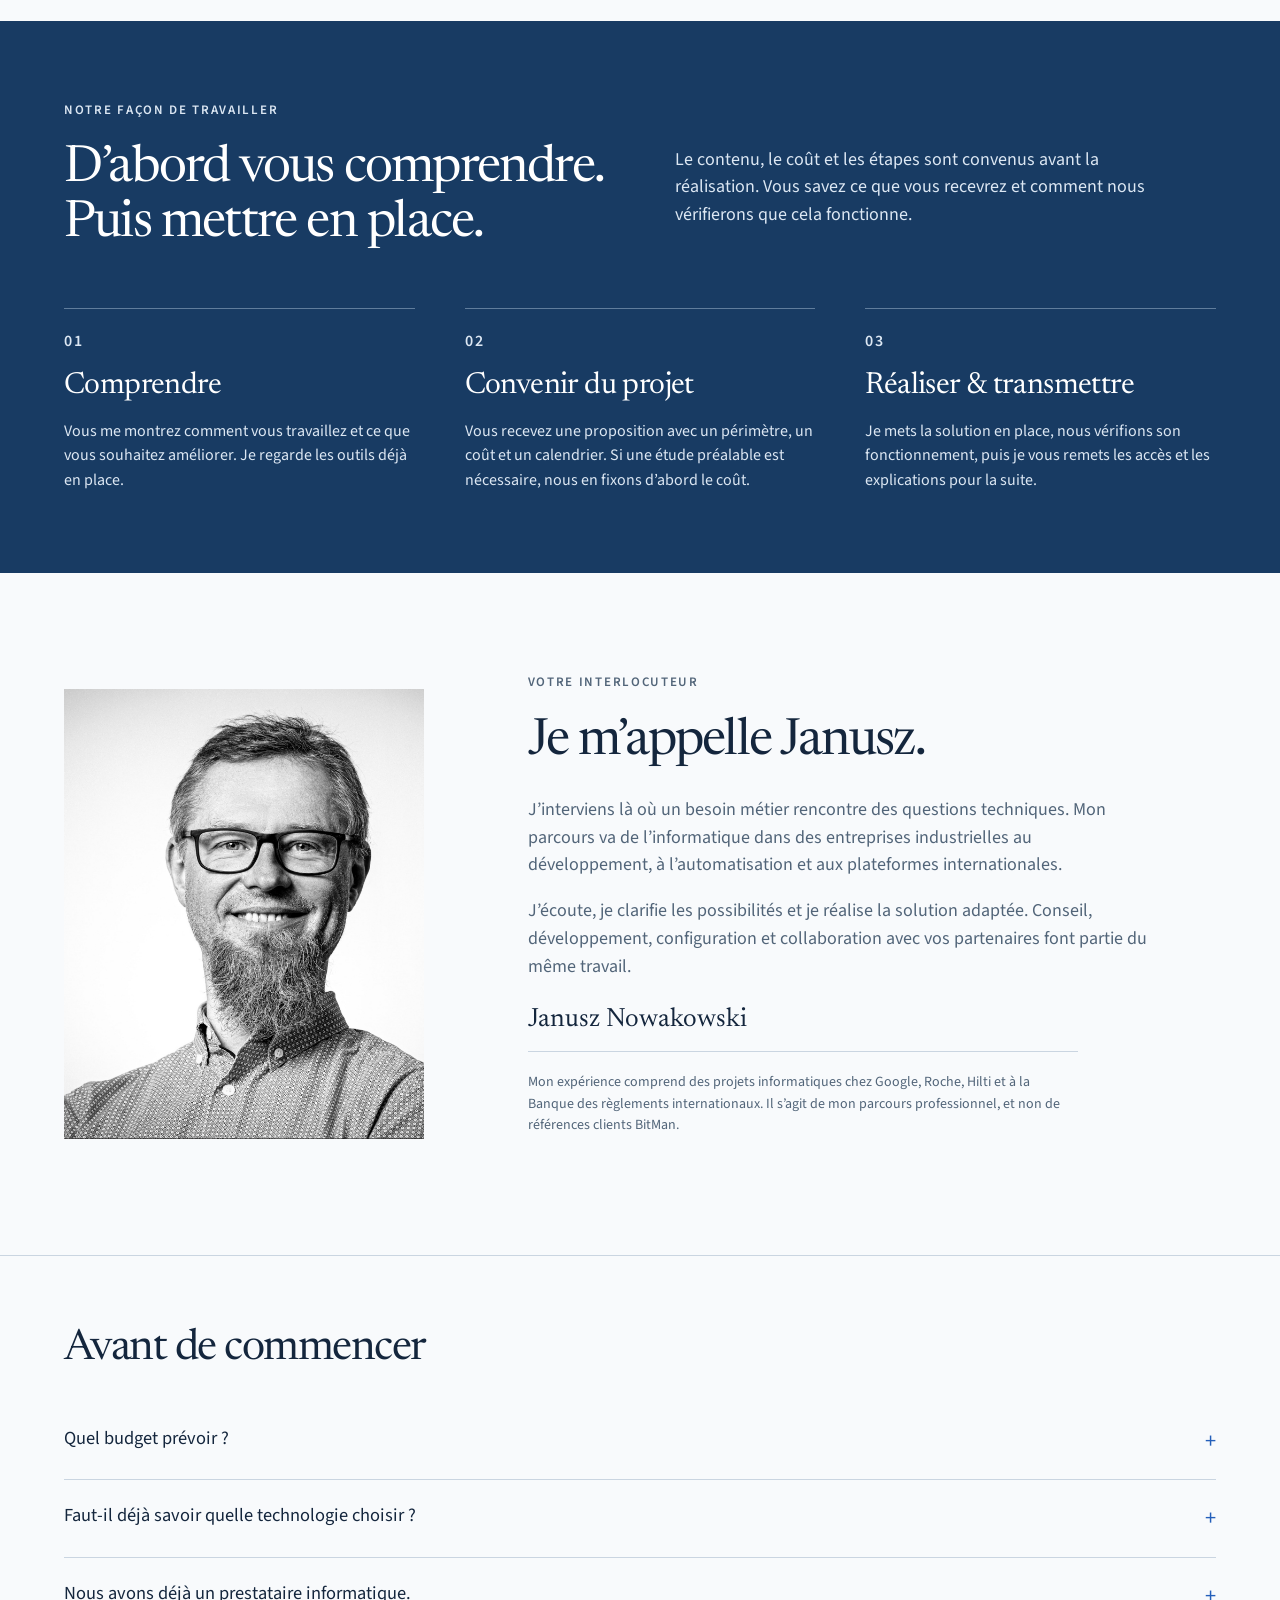
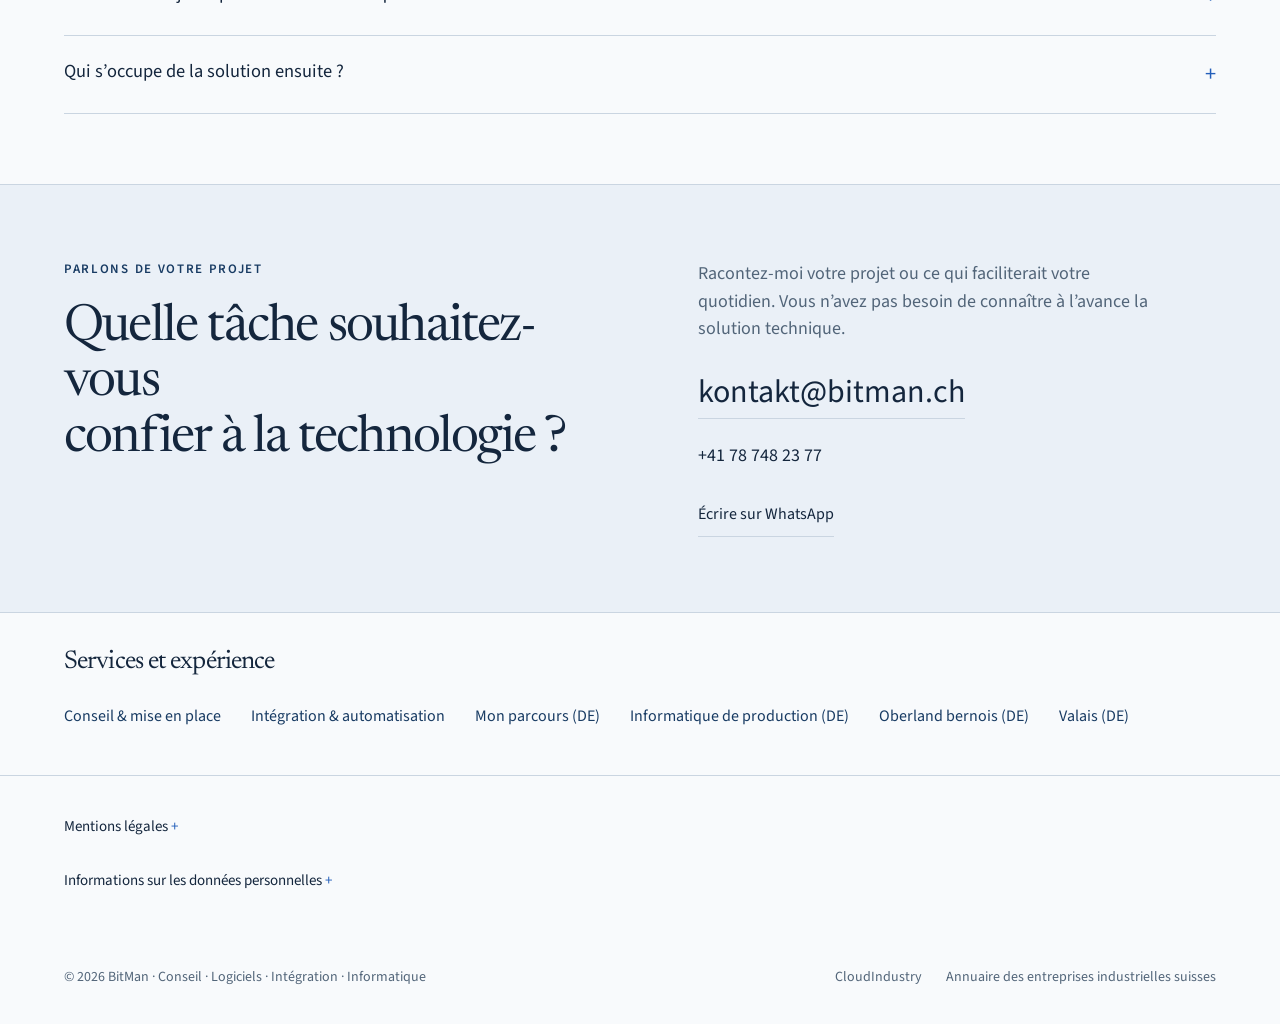
<file: fr/index.html>
<!doctype html>
<html lang="fr-CH"><head><meta charset="utf-8"><meta name="viewport" content="width=device-width, initial-scale=1"><meta name="robots" content="index,follow"><title>Conseil informatique, logiciels et intégration | Janusz Nowakowski · BitMan</title><meta name="description" content="Du besoin métier à une solution qui fonctionne : conseil, sites web, logiciels, intégration, configuration, sauvegardes et sécurité. Avec Janusz Nowakowski."><meta name="theme-color" content="#f8fafc"><link rel="stylesheet" href="/style.css"><link rel="icon" href="/favicon.svg" type="image/svg+xml"><link rel="canonical" href="https://bitman.ch/fr/"><link rel="alternate" hreflang="de" href="https://bitman.ch/"><link rel="alternate" hreflang="fr" href="https://bitman.ch/fr/"><link rel="alternate" hreflang="en" href="https://bitman.ch/en/"><link rel="alternate" hreflang="x-default" href="https://bitman.ch/"><meta property="og:type" content="website"><meta property="og:site_name" content="BitMan"><meta property="og:title" content="Conseil informatique, logiciels et intégration | Janusz Nowakowski · BitMan"><meta property="og:description" content="Du besoin métier à une solution qui fonctionne : conseil, sites web, logiciels, intégration, configuration, sauvegardes et sécurité. Avec Janusz Nowakowski."><meta property="og:url" content="https://bitman.ch/fr/"><meta property="og:image" content="https://bitman.ch/img/logo.png"><meta name="twitter:card" content="summary"><meta name="twitter:title" content="Conseil informatique, logiciels et intégration | Janusz Nowakowski · BitMan"><meta name="twitter:description" content="Du besoin métier à une solution qui fonctionne : conseil, sites web, logiciels, intégration, configuration, sauvegardes et sécurité. Avec Janusz Nowakowski."><meta name="twitter:image" content="https://bitman.ch/img/logo.png"><!-- Google Tag Manager -->
    <script>(function(w,d,s,l,i){w[l]=w[l]||[];w[l].push({'gtm.start':
    new Date().getTime(),event:'gtm.js'});var f=d.getElementsByTagName(s)[0],
    j=d.createElement(s),dl=l!='dataLayer'?'&l='+l:'';j.async=true;j.src=
    'https://www.googletagmanager.com/gtm.js?id='+i+dl;f.parentNode.insertBefore(j,f);
    })(window,document,'script','dataLayer','GTM-TLLQVV7Z');</script>
    <!-- End Google Tag Manager --><script type="application/ld+json">{"@context": "https://schema.org", "@graph": [{"@type": "Organization", "@id": "https://bitman.ch/#organization", "name": "BitMan", "url": "https://bitman.ch/", "email": "kontakt@bitman.ch", "telephone": "+41787482377", "founder": {"@id": "https://bitman.ch/#janusz"}}, {"@type": "Person", "@id": "https://bitman.ch/#janusz", "name": "Janusz Nowakowski", "url": "https://bitman.ch/ueber-mich/", "sameAs": ["https://www.linkedin.com/in/nowakowskijanusz/", "https://github.com/jnowakowski"]}]}</script></head>
<body class="business french"><!-- Google Tag Manager (noscript) -->
<noscript><iframe src="https://www.googletagmanager.com/ns.html?id=GTM-TLLQVV7Z"
height="0" width="0" style="display:none;visibility:hidden"></iframe></noscript>
<!-- End Google Tag Manager (noscript) --><a class="skip" href="#main">Aller au contenu</a><div class="page-shell">
<header class="site-header"><div class="header-inner wrap"><a class="logo" href="/fr/" aria-label="BitMan — Accueil">BitMan<span>.</span></a><nav aria-label="Navigation"><a href="#leistungen">Services</a><a class="about-nav" href="#erfahrung">Expérience</a><a href="#kontakt">Contact</a><div class="languages"><a href="/" lang="de" hreflang="de" aria-label="Deutsch">DE</a><a href="/fr/" lang="fr" hreflang="fr" aria-label="Français" aria-current="page">FR</a><a href="/en/" lang="en" hreflang="en" aria-label="English">EN</a></div></nav></div></header>
<main id="main"><section class="hero"><div class="hero-copy"><p class="eyebrow">Janusz Nowakowski · La technologie au service des entreprises</p><h1>La technologie adaptée<br>à votre entreprise.</h1><p class="hero-lead">Vous vous concentrez sur votre produit et vos clients. Je transforme vos besoins en solutions techniques opérationnelles, du conseil à la mise en place.</p><div class="hero-actions"><a class="button" href="#kontakt">Parlons de votre projet</a><a class="quiet-link" href="#janusz">Directement avec Janusz</a></div></div><figure class="hero-image"><img src="/assets/team.jpg" width="1114" height="785" fetchpriority="high" alt="Trois personnes en discussion dans un bureau"></figure></section>
<section class="promise wrap"><h2>Du conseil à une solution qui fonctionne.</h2><p>Développer des logiciels. Relier les outils. Configurer les systèmes et protéger les données.</p></section>
<section class="section-grid wrap" id="leistungen"><div class="section-heading"><p class="eyebrow">Ce que je prends en charge</p><h2>Partir de votre besoin.<br>Le traduire en une solution utile.</h2><span class="short-rule" aria-hidden="true"></span><p>Je sélectionne les outils adaptés, les configure et développe ce qui manque. Le résultat doit trouver sa place dans votre travail quotidien.</p></div><div><details class="service" data-service="websites"><summary><span class="number">01</span><span><span class="service-title">Sites web & logiciels</span><span class="service-desc">Votre offre en ligne. Un outil adapté à votre travail.</span></span><span class="expand" aria-hidden="true">+</span></summary><div class="service-content"><p>Je développe des sites et des applications pour remplir une fonction précise dans votre entreprise.</p><ul><li>Sites web, catalogues et portails clients</li><li>Formulaires et petites applications internes</li><li>Utiliser, adapter ou compléter vos logiciels existants</li></ul><a class="quiet-link" href="mailto:kontakt@bitman.ch?subject=Sites%20web%20%26%20logiciels">En parler ensemble</a></div></details><details class="service" data-service="integration"><summary><span class="number">02</span><span><span class="service-title">Intégration & automatisation</span><span class="service-desc">Des outils reliés. Des informations saisies une seule fois.</span></span><span class="expand" aria-hidden="true">+</span></summary><div class="service-content"><p>Je relie les outils existants et simplifie les tâches répétitives. Nous vérifions d’abord les possibilités offertes par leurs interfaces.</p><ul><li>Transférer les données entre applications</li><li>Automatiser des rapports et des tâches récurrentes</li><li>Organiser les échanges de documents et d’informations</li></ul><a class="quiet-link" href="mailto:kontakt@bitman.ch?subject=Int%C3%A9gration%20%26%20automatisation">En parler ensemble</a><a class="quiet-link" href="/fr/integration-automatisation/">En savoir plus</a></div></details><details class="service" data-service="setup"><summary><span class="number">03</span><span><span class="service-title">Installation & configuration</span><span class="service-desc">Une informatique prête à servir au quotidien.</span></span><span class="expand" aria-hidden="true">+</span></summary><div class="service-content"><p>Je réunis appareils, logiciels et accès, puis les configure pour les personnes qui vont les utiliser.</p><ul><li>Postes de travail, messagerie et logiciels métier</li><li>Réseau, Wi-Fi, fichiers partagés et accès</li><li>Migration et mise en place de nouveaux outils</li></ul><a class="quiet-link" href="mailto:kontakt@bitman.ch?subject=Installation%20%26%20configuration">En parler ensemble</a></div></details><details class="service" data-service="backup"><summary><span class="number">04</span><span><span class="service-title">Sauvegardes & sécurité</span><span class="service-desc">Des données récupérables et des accès maîtrisés.</span></span><span class="expand" aria-hidden="true">+</span></summary><div class="service-content"><p>Je mets en place des protections adaptées et vérifie avec vous les fonctions convenues.</p><ul><li>Configurer les sauvegardes et tester la restauration</li><li>Organiser les droits et l’authentification multifacteur</li><li>Clarifier les mises à jour, les responsabilités et la documentation</li></ul><a class="quiet-link" href="mailto:kontakt@bitman.ch?subject=Sauvegardes%20%26%20s%C3%A9curit%C3%A9">En parler ensemble</a></div></details><details class="service" data-service="consulting"><summary><span class="number">05</span><span><span class="service-title">Conseil & réalisation</span><span class="service-desc">Un choix technique éclairé et une personne pour le concrétiser.</span></span><span class="expand" aria-hidden="true">+</span></summary><div class="service-content"><p>Je comprends votre activité, vous présente les options et leur coût, puis accompagne la solution choisie jusqu’à sa remise.</p><ul><li>Clarifier le besoin et comparer les solutions</li><li>Coordonner les fournisseurs et les partenaires informatiques</li><li>Réaliser, vérifier et accompagner la prise en main</li></ul><a class="quiet-link" href="mailto:kontakt@bitman.ch?subject=Conseil%20%26%20r%C3%A9alisation">En parler ensemble</a><a class="quiet-link" href="/fr/conseil-informatique-pme/">En savoir plus</a></div></details></div></section>
<section class="applications wrap"><div class="evidence-heading"><div><p class="eyebrow">Des exemples concrets</p><h2>Des métiers différents.<br>Des tâches à simplifier.</h2></div><p>Quelques projets possibles. Le besoin de l’entreprise détermine la solution, pas un forfait lié à son secteur.</p></div><div class="evidence-list"><article class="evidence-row"><div><p class="eyebrow">Entreprise industrielle</p><h3>La bonne documentation au poste de travail</h3></div><p>Organiser les plans et les documents pour que les collaborateurs retrouvent la bonne version avec les droits d’accès appropriés.</p></article><article class="evidence-row"><div><p class="eyebrow">Entreprise de services</p><h3>De la demande à la commande</h3></div><p>Un site recueille les informations utiles. Les données rejoignent le processus existant lorsque les outils utilisés permettent cette intégration.</p></article><article class="evidence-row"><div><p class="eyebrow">Domaine viticole</p><h3>Faciliter le passage de la demande à la réponse</h3></div><p>Le site, les demandes et les outils existants sont mis en cohérence. Nous définissons avec le domaine les étapes qui lui seront utiles.</p></article></div></section>
<section class="evidence wrap" id="erfahrung"><div class="evidence-heading"><div><p class="eyebrow">Mon expérience</p><h2>Du travail concret, dans des contextes variés.</h2></div><p>Quelques exemples issus de mon parcours professionnel. Chaque projet commence par le besoin de l’entreprise.</p></div><div class="evidence-list"><article class="evidence-row"><div><p class="eyebrow">Production · Wesem</p><h3>L’informatique au quotidien</h3></div><p>Chez Wesem, j’ai construit toute l’infrastructure informatique et la salle des serveurs, et connecté les machines de production au réseau local. Ce travail a commencé il y a environ 20 ans.</p></article><article class="evidence-row"><div><p class="eyebrow">PME · Aksarai</p><h3>Rassembler la documentation</h3></div><p>Développement d’un système de gestion de documentation 3D pour la production, avec vérification de la cohérence et du respect des consignes.</p></article><article class="evidence-row" id="upu"><div><p class="eyebrow">Union postale universelle · Berne</p><h3>Deux plateformes de données mises en production</h3></div><p>Pour l’Union postale universelle (UPU), j’ai réalisé de manière autonome deux projets : une solution de recherche sur Azure avec Elasticsearch et une plateforme Hadoop automatisée sur AWS avec Cloudera. Une mission a été réalisée via Paranor, l’autre directement pour l’UPU. Mon travail couvrait l’architecture, l’infrastructure et le déploiement automatisé.</p></article></div></section>
<section class="process wrap"><div class="process-top"><div><p class="eyebrow">Notre façon de travailler</p><h2>D’abord vous comprendre.<br>Puis mettre en place.</h2></div><p>Le contenu, le coût et les étapes sont convenus avant la réalisation. Vous savez ce que vous recevrez et comment nous vérifierons que cela fonctionne.</p></div><div class="steps"><article class="step"><p class="eyebrow">01</p><h3>Comprendre</h3><p>Vous me montrez comment vous travaillez et ce que vous souhaitez améliorer. Je regarde les outils déjà en place.</p></article><article class="step"><p class="eyebrow">02</p><h3>Convenir du projet</h3><p>Vous recevez une proposition avec un périmètre, un coût et un calendrier. Si une étude préalable est nécessaire, nous en fixons d’abord le coût.</p></article><article class="step"><p class="eyebrow">03</p><h3>Réaliser & transmettre</h3><p>Je mets la solution en place, nous vérifions son fonctionnement, puis je vous remets les accès et les explications pour la suite.</p></article></div></section>
<section class="person wrap" id="janusz"><figure class="portrait"><img loading="lazy" src="/assets/janusz.jpg" width="1663" height="1500" alt="Janusz Nowakowski"></figure><div class="person-copy"><p class="eyebrow">Votre interlocuteur</p><h2>Je m’appelle Janusz.</h2><p>J’interviens là où un besoin métier rencontre des questions techniques. Mon parcours va de l’informatique dans des entreprises industrielles au développement, à l’automatisation et aux plateformes internationales.</p><p>J’écoute, je clarifie les possibilités et je réalise la solution adaptée. Conseil, développement, configuration et collaboration avec vos partenaires font partie du même travail.</p><p class="signature">Janusz Nowakowski</p><p class="background">Mon expérience comprend des projets informatiques chez Google, Roche, Hilti et à la Banque des règlements internationaux. Il s’agit de mon parcours professionnel, et non de références clients BitMan.</p></div></section>
<section class="faq wrap"><h2>Avant de commencer</h2><details><summary>Quel budget prévoir ?</summary><p>Le prix dépend du besoin, des systèmes existants et du périmètre convenu. Vous recevez une proposition avant la réalisation. Matériel, licences et coûts récurrents sont indiqués séparément.</p></details><details><summary>Faut-il déjà savoir quelle technologie choisir ?</summary><p>Non. Expliquez ce que vous souhaitez obtenir ou comment vous travaillez aujourd’hui. Je vous aide à définir une solution adaptée et un périmètre raisonnable.</p></details><details><summary>Nous avons déjà un prestataire informatique.</summary><p>Nous pouvons travailler ensemble. Je peux prendre en charge un projet précis et convenir avec votre partenaire des responsabilités et de la remise du travail.</p></details><details><summary>Qui s’occupe de la solution ensuite ?</summary><p>Nous le convenons avant le début du projet. Vous gardez les accès et recevez la documentation. D’autres interventions peuvent être définies séparément selon vos besoins.</p></details></section>
<section class="contact wrap" id="kontakt"><div><p class="eyebrow">Parlons de votre projet</p><h2>Quelle tâche souhaitez-vous<br>confier à la technologie ?</h2></div><div class="contact-copy"><p>Racontez-moi votre projet ou ce qui faciliterait votre quotidien. Vous n’avez pas besoin de connaître à l’avance la solution technique.</p><div class="contact-links"><a class="email" href="mailto:kontakt@bitman.ch?subject=Mon%20projet%20%E2%80%94%20BitMan">kontakt@bitman.ch</a><a href="tel:+41787482377" aria-label="Appeler +41 78 748 23 77">+41 78 748 23 77</a><div class="contact-options"><a class="quiet-link" href="https://wa.me/41787482377">Écrire sur WhatsApp</a></div></div></div></section></main>
<section class="explore wrap"><h2>Services et expérience</h2><div class="explore-links"><a href="/fr/conseil-informatique-pme/">Conseil &amp; mise en place</a><a href="/fr/integration-automatisation/">Intégration &amp; automatisation</a><a href="/ueber-mich/">Mon parcours (DE)</a><a href="/it-fuer-produktion/">Informatique de production (DE)</a><a href="/region/berner-oberland/">Oberland bernois (DE)</a><a href="/region/wallis/">Valais (DE)</a></div></section><section class="legal wrap"><details><summary>Mentions légales</summary><p>CloudIndustry · Janusz Nowakowski · 3000 Berne, Suisse<br><a href="mailto:kontakt@bitman.ch">kontakt@bitman.ch</a> · <a href="tel:+41787482377">+41 78 748 23 77</a></p></details><details><summary>Informations sur les données personnelles</summary><p>Ce site est hébergé par Cloudflare et charge des polices depuis Google Fonts. Des données techniques de connexion sont alors transmises aux fournisseurs concernés. Google Tag Manager est utilisé pour la mesure des visites ; le conteneur configuré intègre Google Analytics et Matomo. Les informations que vous envoyez par e-mail servent à traiter votre demande. Les liens de téléphone et WhatsApp ouvrent le service correspondant. Pour toute question relative aux données personnelles, contactez kontakt@bitman.ch.</p></details></section><footer class="footer wrap"><p>© 2026 BitMan · Conseil · Logiciels · Intégration · Informatique</p><div class="related"><a href="https://cloudindustry.ch/">CloudIndustry</a><a href="https://cloudindustry.ch/karte/">Annuaire des entreprises industrielles suisses</a></div></footer></div><script src="/assets/contact.js" defer></script></body></html>
</file>
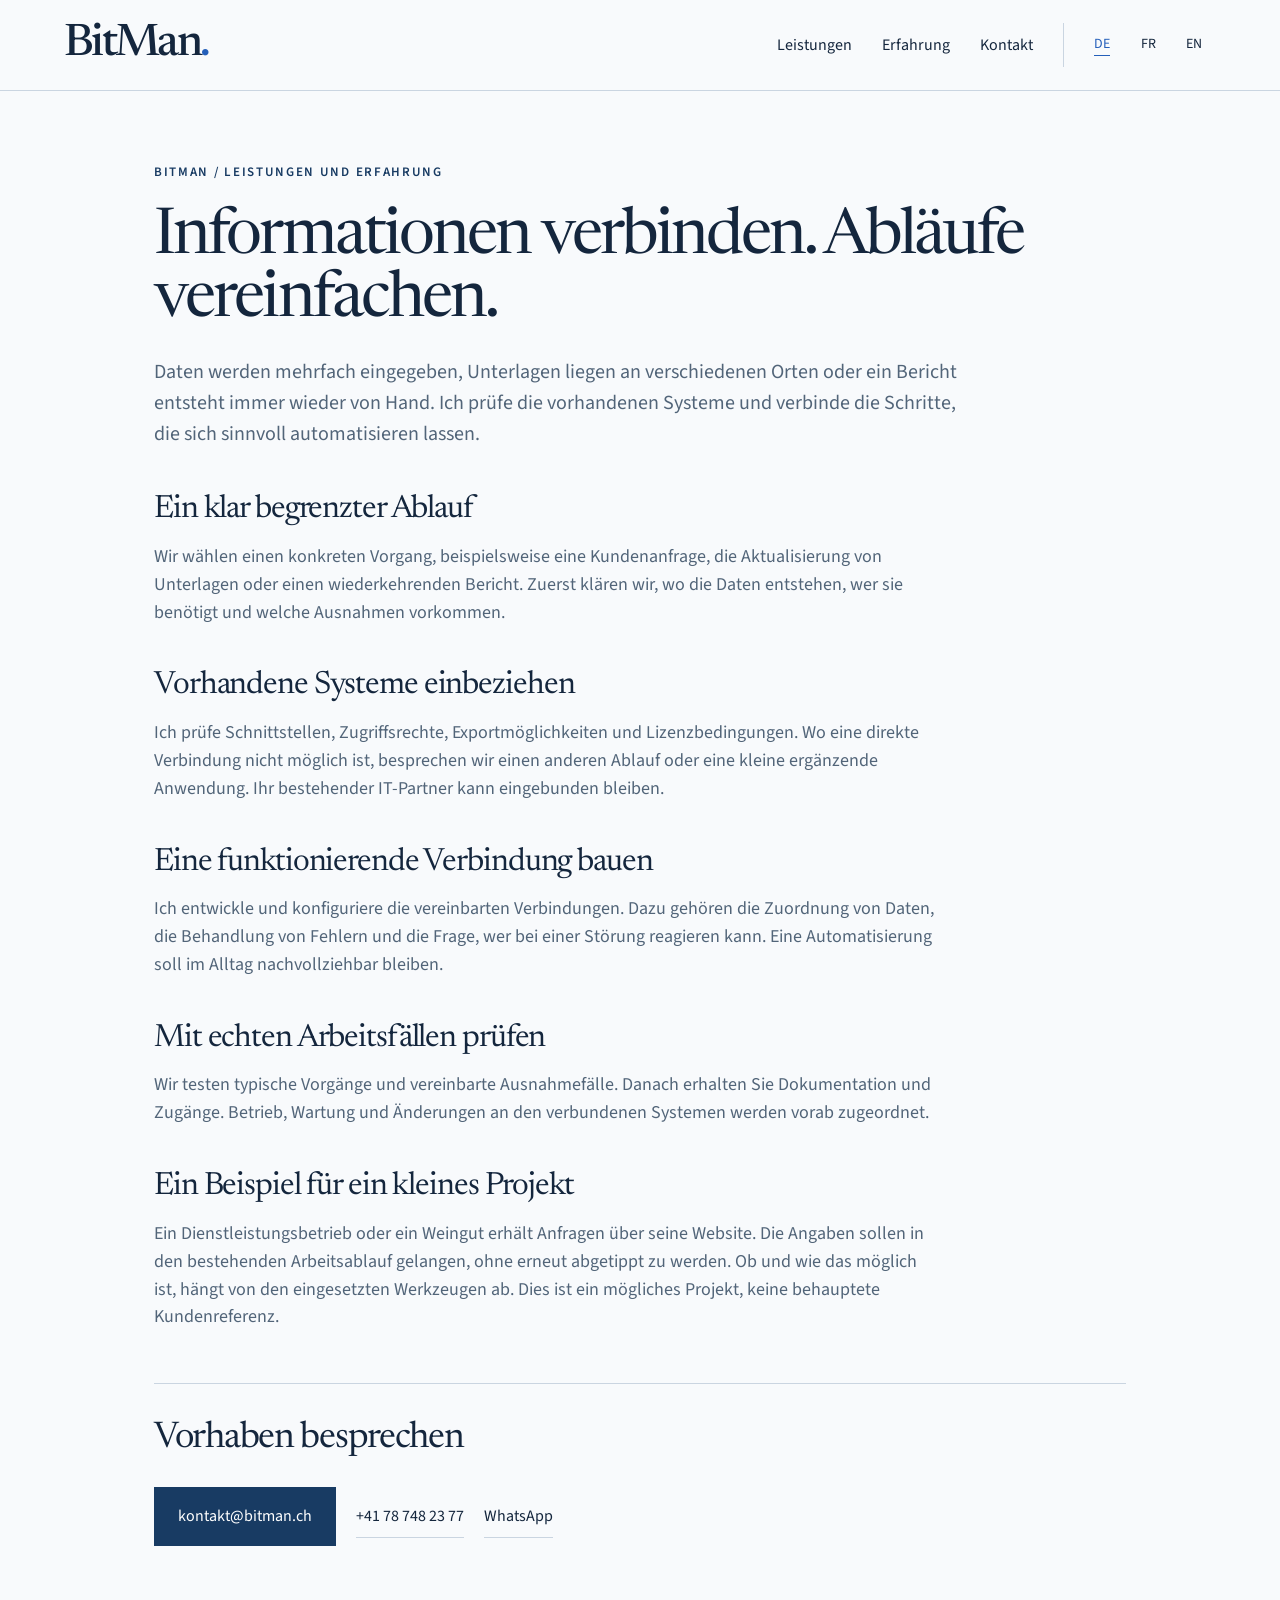
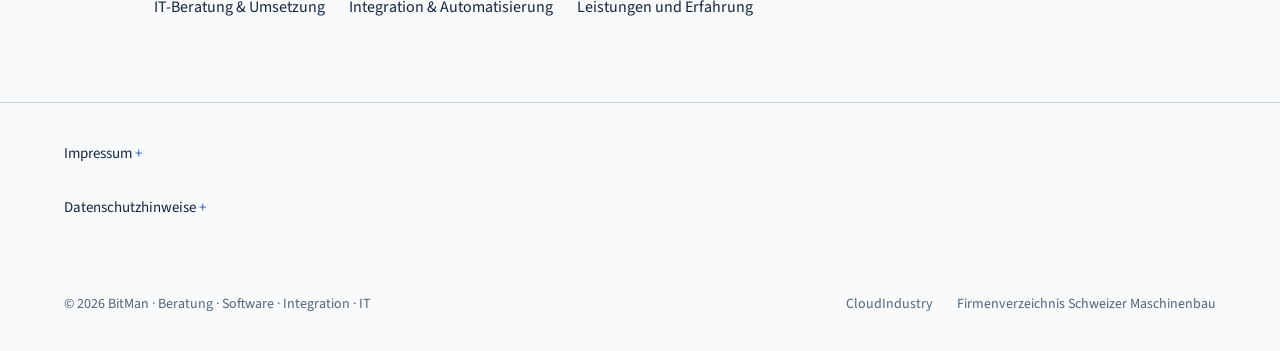
<file: integration-automatisierung/index.html>
<!doctype html>
<html lang="de-CH"><head><meta charset="utf-8"><meta name="viewport" content="width=device-width, initial-scale=1"><meta name="robots" content="index,follow"><title>Integration &amp; Automatisierung für KMU | BitMan Bern</title><meta name="description" content="Daten werden mehrfach eingegeben, Unterlagen liegen an verschiedenen Orten oder ein Bericht entsteht immer wieder von Hand. Ich prüfe die vorhandenen Systeme und verbinde die Schritte, die sich sinnvoll automatisieren lassen."><meta name="theme-color" content="#f8fafc"><link rel="stylesheet" href="/style.css"><link rel="icon" href="/favicon.svg" type="image/svg+xml"><link rel="canonical" href="https://bitman.ch/integration-automatisierung/"><meta property="og:type" content="website"><meta property="og:site_name" content="BitMan"><meta property="og:title" content="Integration &amp; Automatisierung für KMU | BitMan Bern"><meta property="og:description" content="Daten werden mehrfach eingegeben, Unterlagen liegen an verschiedenen Orten oder ein Bericht entsteht immer wieder von Hand. Ich prüfe die vorhandenen Systeme und verbinde die Schritte, die sich sinnvoll automatisieren lassen."><meta property="og:url" content="https://bitman.ch/integration-automatisierung/"><meta property="og:image" content="https://bitman.ch/img/logo.png"><meta name="twitter:card" content="summary"><meta name="twitter:title" content="Integration &amp; Automatisierung für KMU | BitMan Bern"><meta name="twitter:description" content="Daten werden mehrfach eingegeben, Unterlagen liegen an verschiedenen Orten oder ein Bericht entsteht immer wieder von Hand. Ich prüfe die vorhandenen Systeme und verbinde die Schritte, die sich sinnvoll automatisieren lassen."><meta name="twitter:image" content="https://bitman.ch/img/logo.png"><!-- Google Tag Manager -->
    <script>(function(w,d,s,l,i){w[l]=w[l]||[];w[l].push({'gtm.start':
    new Date().getTime(),event:'gtm.js'});var f=d.getElementsByTagName(s)[0],
    j=d.createElement(s),dl=l!='dataLayer'?'&l='+l:'';j.async=true;j.src=
    'https://www.googletagmanager.com/gtm.js?id='+i+dl;f.parentNode.insertBefore(j,f);
    })(window,document,'script','dataLayer','GTM-TLLQVV7Z');</script>
    <!-- End Google Tag Manager --><script type="application/ld+json">{"@context": "https://schema.org", "@graph": [{"@type": "Organization", "@id": "https://bitman.ch/#organization", "name": "BitMan", "url": "https://bitman.ch/", "email": "kontakt@bitman.ch", "telephone": "+41787482377", "founder": {"@id": "https://bitman.ch/#janusz"}}, {"@type": "Person", "@id": "https://bitman.ch/#janusz", "name": "Janusz Nowakowski", "url": "https://bitman.ch/ueber-mich/", "sameAs": ["https://www.linkedin.com/in/nowakowskijanusz/", "https://github.com/jnowakowski"]}]}</script><link rel="alternate" hreflang="de" href="https://bitman.ch/integration-automatisierung/"><link rel="alternate" hreflang="fr" href="https://bitman.ch/fr/integration-automatisation/"><link rel="alternate" hreflang="en" href="https://bitman.ch/en/integration-automation/"><script type="application/ld+json">{"@context": "https://schema.org", "@type": "Service", "name": "Integration & Automatisierung für KMU", "url": "https://bitman.ch/integration-automatisierung/", "provider": {"@id": "https://bitman.ch/#organization"}, "description": "Daten werden mehrfach eingegeben, Unterlagen liegen an verschiedenen Orten oder ein Bericht entsteht immer wieder von Hand. Ich prüfe die vorhandenen Systeme und verbinde die Schritte, die sich sinnvoll automatisieren lassen."}</script></head><body class="business"><a class="skip" href="#main">Leistungen und Erfahrung</a><div class="page-shell"><header class="site-header"><div class="header-inner wrap"><a class="logo" href="/" aria-label="BitMan — Start">BitMan<span>.</span></a><nav aria-label="Navigation"><a href="/#leistungen">Leistungen</a><a class="about-nav" href="/#erfahrung">Erfahrung</a><a href="/#kontakt">Kontakt</a><div class="languages"><a href="/integration-automatisierung/" lang="de" hreflang="de" aria-label="Deutsch" aria-current="page">DE</a><a href="/fr/integration-automatisation/" lang="fr" hreflang="fr" aria-label="Français">FR</a><a href="/en/integration-automation/" lang="en" hreflang="en" aria-label="English">EN</a></div></nav></div></header><main class="article wrap" id="main" data-service="integration"><p class="eyebrow"><a href="/">BitMan</a> / Leistungen und Erfahrung</p><h1>Informationen verbinden. Abläufe vereinfachen.</h1><p class="article-lead">Daten werden mehrfach eingegeben, Unterlagen liegen an verschiedenen Orten oder ein Bericht entsteht immer wieder von Hand. Ich prüfe die vorhandenen Systeme und verbinde die Schritte, die sich sinnvoll automatisieren lassen.</p><section class="article-section"><h2>Ein klar begrenzter Ablauf</h2><p>Wir wählen einen konkreten Vorgang, beispielsweise eine Kundenanfrage, die Aktualisierung von Unterlagen oder einen wiederkehrenden Bericht. Zuerst klären wir, wo die Daten entstehen, wer sie benötigt und welche Ausnahmen vorkommen.</p></section><section class="article-section"><h2>Vorhandene Systeme einbeziehen</h2><p>Ich prüfe Schnittstellen, Zugriffsrechte, Exportmöglichkeiten und Lizenzbedingungen. Wo eine direkte Verbindung nicht möglich ist, besprechen wir einen anderen Ablauf oder eine kleine ergänzende Anwendung. Ihr bestehender IT-Partner kann eingebunden bleiben.</p></section><section class="article-section"><h2>Eine funktionierende Verbindung bauen</h2><p>Ich entwickle und konfiguriere die vereinbarten Verbindungen. Dazu gehören die Zuordnung von Daten, die Behandlung von Fehlern und die Frage, wer bei einer Störung reagieren kann. Eine Automatisierung soll im Alltag nachvollziehbar bleiben.</p></section><section class="article-section"><h2>Mit echten Arbeitsfällen prüfen</h2><p>Wir testen typische Vorgänge und vereinbarte Ausnahmefälle. Danach erhalten Sie Dokumentation und Zugänge. Betrieb, Wartung und Änderungen an den verbundenen Systemen werden vorab zugeordnet.</p></section><section class="article-section"><h2>Ein Beispiel für ein kleines Projekt</h2><p>Ein Dienstleistungsbetrieb oder ein Weingut erhält Anfragen über seine Website. Die Angaben sollen in den bestehenden Arbeitsablauf gelangen, ohne erneut abgetippt zu werden. Ob und wie das möglich ist, hängt von den eingesetzten Werkzeugen ab. Dies ist ein mögliches Projekt, keine behauptete Kundenreferenz.</p></section><section class="article-contact"><h2>Vorhaben besprechen</h2><a class="button" href="mailto:kontakt@bitman.ch">kontakt@bitman.ch</a><a class="quiet-link" href="tel:+41787482377">+41 78 748 23 77</a><a class="quiet-link" href="https://wa.me/41787482377">WhatsApp</a></section><nav class="article-related" aria-label="Leistungen und Erfahrung"><a href="/it-beratung-kmu/">IT-Beratung &amp; Umsetzung</a><a href="/integration-automatisierung/">Integration &amp; Automatisierung</a><a href="/#erfahrung">Leistungen und Erfahrung</a></nav></main><section class="legal wrap"><details><summary>Impressum</summary><p>CloudIndustry · Janusz Nowakowski · 3000 Bern, Schweiz<br><a href="mailto:kontakt@bitman.ch">kontakt@bitman.ch</a> · <a href="tel:+41787482377">+41 78 748 23 77</a></p></details><details><summary>Datenschutzhinweise</summary><p>Diese Website wird bei Cloudflare gehostet und lädt Schriftarten von Google Fonts. Dabei werden technische Verbindungsdaten an die jeweiligen Anbieter übermittelt. Für die Besuchsanalyse wird Google Tag Manager verwendet; der konfigurierte Container bindet Google Analytics und Matomo ein. Wenn Sie per E-Mail Kontakt aufnehmen, werden Ihre Angaben zur Bearbeitung Ihrer Anfrage verwendet. Telefon- und WhatsApp-Links öffnen den jeweiligen Dienst. Fragen zum Datenschutz richten Sie bitte an kontakt@bitman.ch.</p></details></section><footer class="footer wrap"><p>© 2026 BitMan · Beratung · Software · Integration · IT</p><div class="related"><a href="https://cloudindustry.ch/">CloudIndustry</a><a href="https://cloudindustry.ch/karte/">Firmenverzeichnis Schweizer Maschinenbau</a></div></footer></div><script src="/assets/contact.js" defer></script></body></html>
</file>
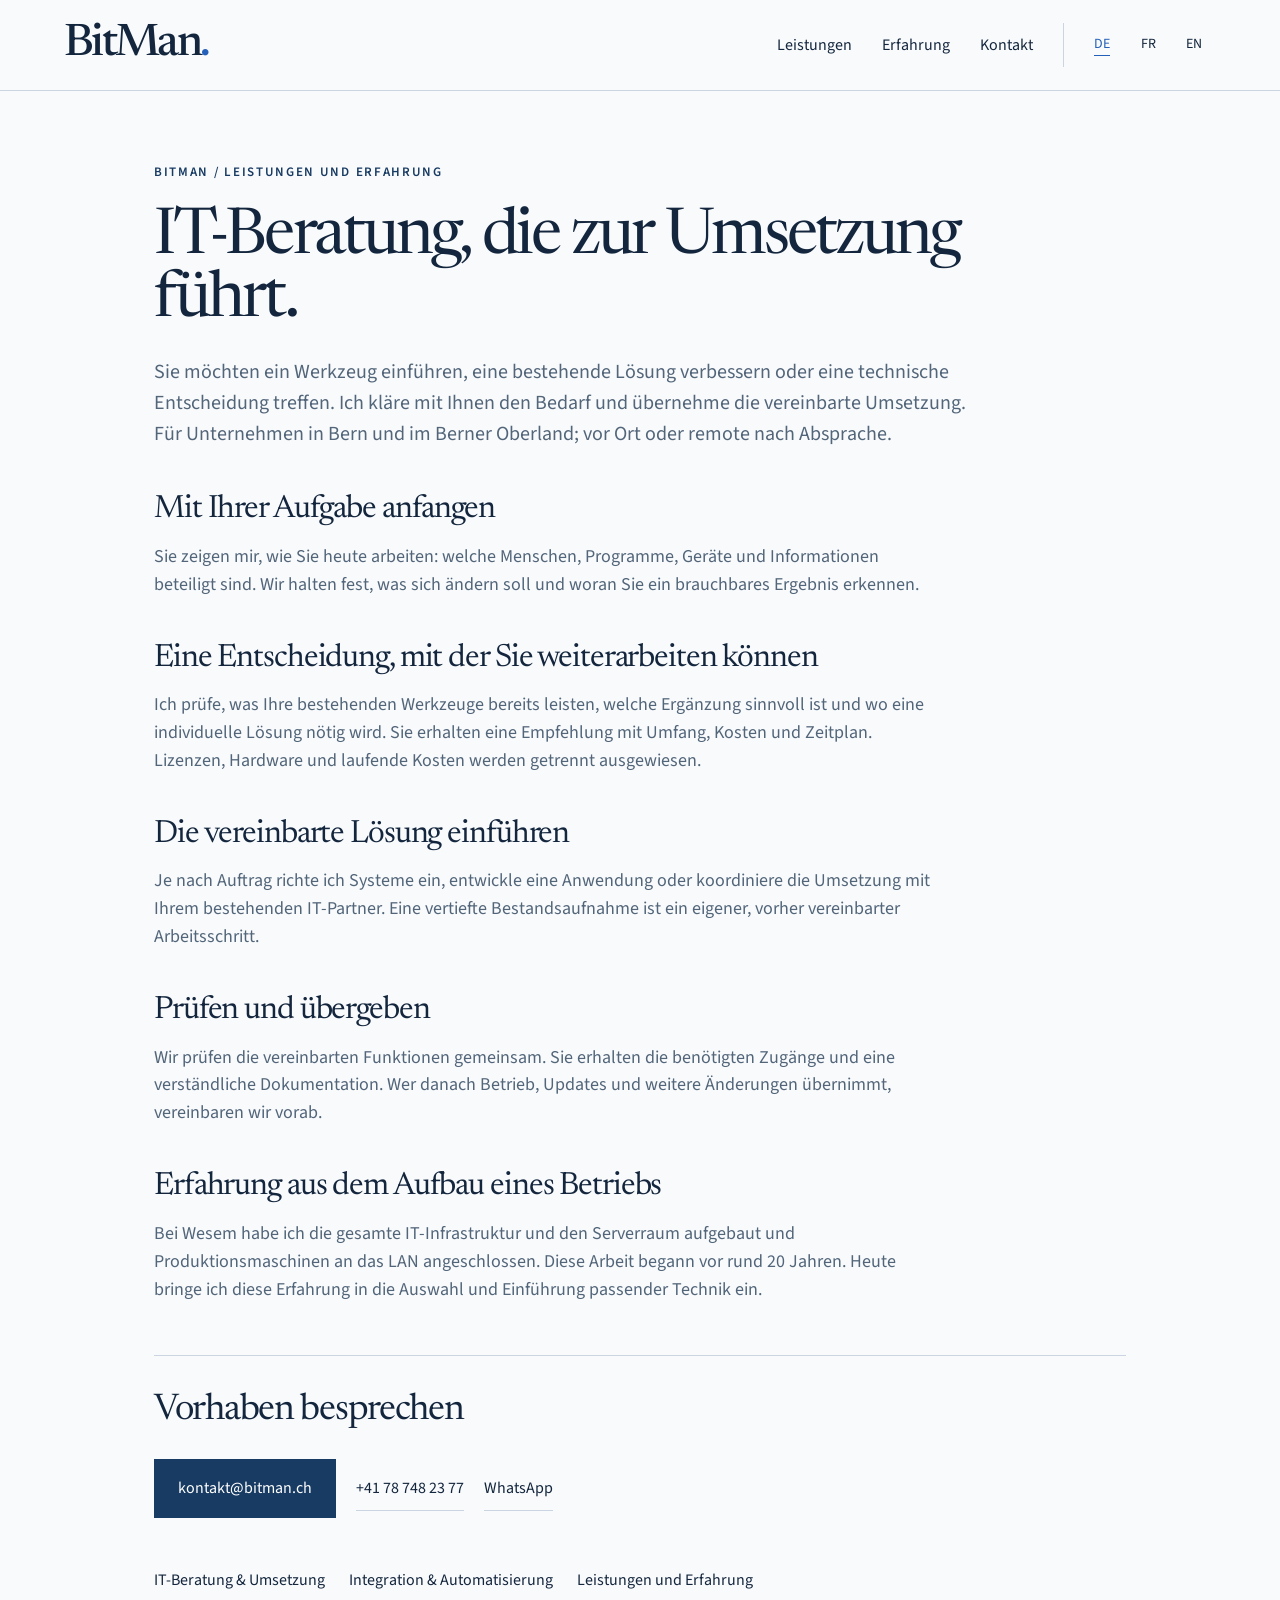
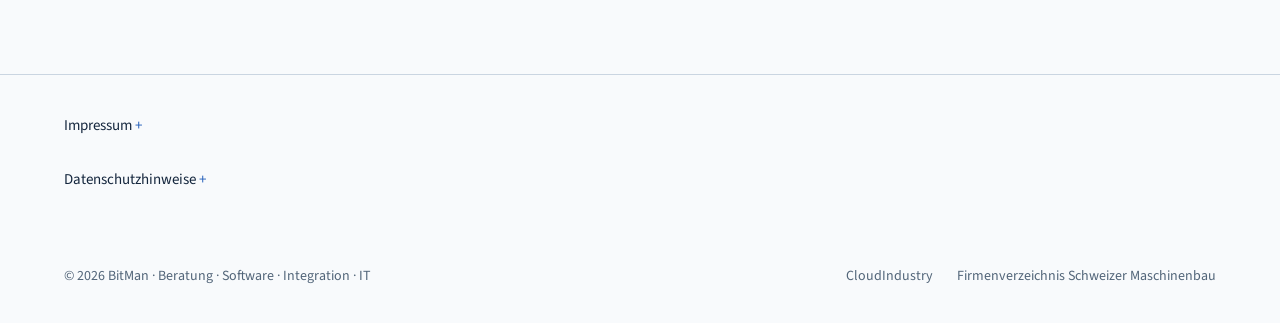
<file: it-beratung-kmu/index.html>
<!doctype html>
<html lang="de-CH"><head><meta charset="utf-8"><meta name="viewport" content="width=device-width, initial-scale=1"><meta name="robots" content="index,follow"><title>IT-Beratung für KMU in Bern | BitMan</title><meta name="description" content="Sie möchten ein Werkzeug einführen, eine bestehende Lösung verbessern oder eine technische Entscheidung treffen. Ich kläre mit Ihnen den Bedarf und übernehme die vereinbarte Umsetzung. Für Unternehmen in Bern und im Berner Oberland; vor Ort oder remote nach Absprache."><meta name="theme-color" content="#f8fafc"><link rel="stylesheet" href="/style.css"><link rel="icon" href="/favicon.svg" type="image/svg+xml"><link rel="canonical" href="https://bitman.ch/it-beratung-kmu/"><meta property="og:type" content="website"><meta property="og:site_name" content="BitMan"><meta property="og:title" content="IT-Beratung für KMU in Bern | BitMan"><meta property="og:description" content="Sie möchten ein Werkzeug einführen, eine bestehende Lösung verbessern oder eine technische Entscheidung treffen. Ich kläre mit Ihnen den Bedarf und übernehme die vereinbarte Umsetzung. Für Unternehmen in Bern und im Berner Oberland; vor Ort oder remote nach Absprache."><meta property="og:url" content="https://bitman.ch/it-beratung-kmu/"><meta property="og:image" content="https://bitman.ch/img/logo.png"><meta name="twitter:card" content="summary"><meta name="twitter:title" content="IT-Beratung für KMU in Bern | BitMan"><meta name="twitter:description" content="Sie möchten ein Werkzeug einführen, eine bestehende Lösung verbessern oder eine technische Entscheidung treffen. Ich kläre mit Ihnen den Bedarf und übernehme die vereinbarte Umsetzung. Für Unternehmen in Bern und im Berner Oberland; vor Ort oder remote nach Absprache."><meta name="twitter:image" content="https://bitman.ch/img/logo.png"><!-- Google Tag Manager -->
    <script>(function(w,d,s,l,i){w[l]=w[l]||[];w[l].push({'gtm.start':
    new Date().getTime(),event:'gtm.js'});var f=d.getElementsByTagName(s)[0],
    j=d.createElement(s),dl=l!='dataLayer'?'&l='+l:'';j.async=true;j.src=
    'https://www.googletagmanager.com/gtm.js?id='+i+dl;f.parentNode.insertBefore(j,f);
    })(window,document,'script','dataLayer','GTM-TLLQVV7Z');</script>
    <!-- End Google Tag Manager --><script type="application/ld+json">{"@context": "https://schema.org", "@graph": [{"@type": "Organization", "@id": "https://bitman.ch/#organization", "name": "BitMan", "url": "https://bitman.ch/", "email": "kontakt@bitman.ch", "telephone": "+41787482377", "founder": {"@id": "https://bitman.ch/#janusz"}}, {"@type": "Person", "@id": "https://bitman.ch/#janusz", "name": "Janusz Nowakowski", "url": "https://bitman.ch/ueber-mich/", "sameAs": ["https://www.linkedin.com/in/nowakowskijanusz/", "https://github.com/jnowakowski"]}]}</script><link rel="alternate" hreflang="de" href="https://bitman.ch/it-beratung-kmu/"><link rel="alternate" hreflang="fr" href="https://bitman.ch/fr/conseil-informatique-pme/"><link rel="alternate" hreflang="en" href="https://bitman.ch/en/it-consulting/"><script type="application/ld+json">{"@context": "https://schema.org", "@type": "Service", "name": "IT-Beratung für KMU in Bern", "url": "https://bitman.ch/it-beratung-kmu/", "provider": {"@id": "https://bitman.ch/#organization"}, "description": "Sie möchten ein Werkzeug einführen, eine bestehende Lösung verbessern oder eine technische Entscheidung treffen. Ich kläre mit Ihnen den Bedarf und übernehme die vereinbarte Umsetzung. Für Unternehmen in Bern und im Berner Oberland; vor Ort oder remote nach Absprache."}</script></head><body class="business"><a class="skip" href="#main">Leistungen und Erfahrung</a><div class="page-shell"><header class="site-header"><div class="header-inner wrap"><a class="logo" href="/" aria-label="BitMan — Start">BitMan<span>.</span></a><nav aria-label="Navigation"><a href="/#leistungen">Leistungen</a><a class="about-nav" href="/#erfahrung">Erfahrung</a><a href="/#kontakt">Kontakt</a><div class="languages"><a href="/it-beratung-kmu/" lang="de" hreflang="de" aria-label="Deutsch" aria-current="page">DE</a><a href="/fr/conseil-informatique-pme/" lang="fr" hreflang="fr" aria-label="Français">FR</a><a href="/en/it-consulting/" lang="en" hreflang="en" aria-label="English">EN</a></div></nav></div></header><main class="article wrap" id="main" data-service="consulting"><p class="eyebrow"><a href="/">BitMan</a> / Leistungen und Erfahrung</p><h1>IT-Beratung, die zur Umsetzung führt.</h1><p class="article-lead">Sie möchten ein Werkzeug einführen, eine bestehende Lösung verbessern oder eine technische Entscheidung treffen. Ich kläre mit Ihnen den Bedarf und übernehme die vereinbarte Umsetzung. Für Unternehmen in Bern und im Berner Oberland; vor Ort oder remote nach Absprache.</p><section class="article-section"><h2>Mit Ihrer Aufgabe anfangen</h2><p>Sie zeigen mir, wie Sie heute arbeiten: welche Menschen, Programme, Geräte und Informationen beteiligt sind. Wir halten fest, was sich ändern soll und woran Sie ein brauchbares Ergebnis erkennen.</p></section><section class="article-section"><h2>Eine Entscheidung, mit der Sie weiterarbeiten können</h2><p>Ich prüfe, was Ihre bestehenden Werkzeuge bereits leisten, welche Ergänzung sinnvoll ist und wo eine individuelle Lösung nötig wird. Sie erhalten eine Empfehlung mit Umfang, Kosten und Zeitplan. Lizenzen, Hardware und laufende Kosten werden getrennt ausgewiesen.</p></section><section class="article-section"><h2>Die vereinbarte Lösung einführen</h2><p>Je nach Auftrag richte ich Systeme ein, entwickle eine Anwendung oder koordiniere die Umsetzung mit Ihrem bestehenden IT-Partner. Eine vertiefte Bestandsaufnahme ist ein eigener, vorher vereinbarter Arbeitsschritt.</p></section><section class="article-section"><h2>Prüfen und übergeben</h2><p>Wir prüfen die vereinbarten Funktionen gemeinsam. Sie erhalten die benötigten Zugänge und eine verständliche Dokumentation. Wer danach Betrieb, Updates und weitere Änderungen übernimmt, vereinbaren wir vorab.</p></section><section class="article-section"><h2>Erfahrung aus dem Aufbau eines Betriebs</h2><p>Bei Wesem habe ich die gesamte IT-Infrastruktur und den Serverraum aufgebaut und Produktionsmaschinen an das LAN angeschlossen. Diese Arbeit begann vor rund 20 Jahren. Heute bringe ich diese Erfahrung in die Auswahl und Einführung passender Technik ein.</p></section><section class="article-contact"><h2>Vorhaben besprechen</h2><a class="button" href="mailto:kontakt@bitman.ch">kontakt@bitman.ch</a><a class="quiet-link" href="tel:+41787482377">+41 78 748 23 77</a><a class="quiet-link" href="https://wa.me/41787482377">WhatsApp</a></section><nav class="article-related" aria-label="Leistungen und Erfahrung"><a href="/it-beratung-kmu/">IT-Beratung &amp; Umsetzung</a><a href="/integration-automatisierung/">Integration &amp; Automatisierung</a><a href="/#erfahrung">Leistungen und Erfahrung</a></nav></main><section class="legal wrap"><details><summary>Impressum</summary><p>CloudIndustry · Janusz Nowakowski · 3000 Bern, Schweiz<br><a href="mailto:kontakt@bitman.ch">kontakt@bitman.ch</a> · <a href="tel:+41787482377">+41 78 748 23 77</a></p></details><details><summary>Datenschutzhinweise</summary><p>Diese Website wird bei Cloudflare gehostet und lädt Schriftarten von Google Fonts. Dabei werden technische Verbindungsdaten an die jeweiligen Anbieter übermittelt. Für die Besuchsanalyse wird Google Tag Manager verwendet; der konfigurierte Container bindet Google Analytics und Matomo ein. Wenn Sie per E-Mail Kontakt aufnehmen, werden Ihre Angaben zur Bearbeitung Ihrer Anfrage verwendet. Telefon- und WhatsApp-Links öffnen den jeweiligen Dienst. Fragen zum Datenschutz richten Sie bitte an kontakt@bitman.ch.</p></details></section><footer class="footer wrap"><p>© 2026 BitMan · Beratung · Software · Integration · IT</p><div class="related"><a href="https://cloudindustry.ch/">CloudIndustry</a><a href="https://cloudindustry.ch/karte/">Firmenverzeichnis Schweizer Maschinenbau</a></div></footer></div><script src="/assets/contact.js" defer></script></body></html>
</file>
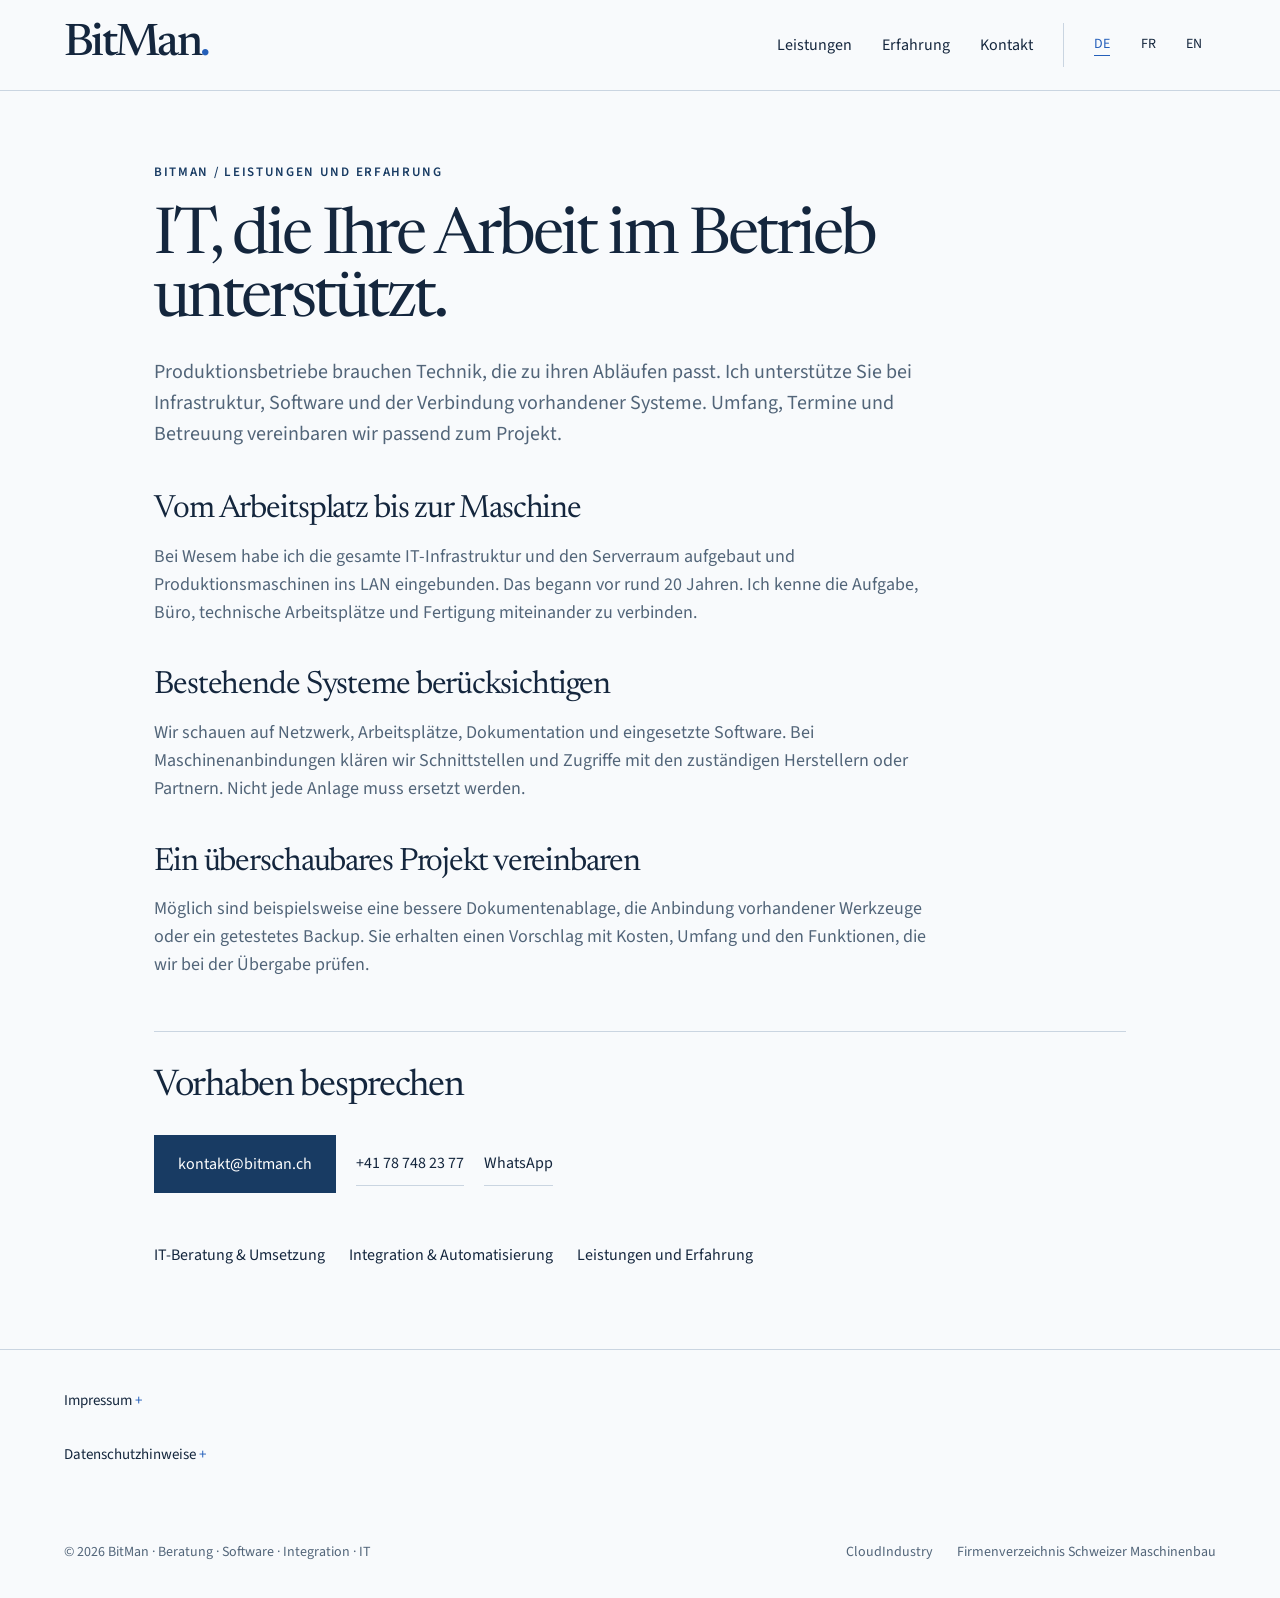
<file: it-fuer-produktion/index.html>
<!doctype html>
<html lang="de-CH"><head><meta charset="utf-8"><meta name="viewport" content="width=device-width, initial-scale=1"><meta name="robots" content="index,follow"><title>IT für Produktionsbetriebe | BitMan Bern</title><meta name="description" content="Produktionsbetriebe brauchen Technik, die zu ihren Abläufen passt. Ich unterstütze Sie bei Infrastruktur, Software und der Verbindung vorhandener Systeme. Umfang, Termine und Betreuung vereinbaren wir passend zum Projekt."><meta name="theme-color" content="#f8fafc"><link rel="stylesheet" href="/style.css"><link rel="icon" href="/favicon.svg" type="image/svg+xml"><link rel="canonical" href="https://bitman.ch/it-fuer-produktion/"><meta property="og:type" content="website"><meta property="og:site_name" content="BitMan"><meta property="og:title" content="IT für Produktionsbetriebe | BitMan Bern"><meta property="og:description" content="Produktionsbetriebe brauchen Technik, die zu ihren Abläufen passt. Ich unterstütze Sie bei Infrastruktur, Software und der Verbindung vorhandener Systeme. Umfang, Termine und Betreuung vereinbaren wir passend zum Projekt."><meta property="og:url" content="https://bitman.ch/it-fuer-produktion/"><meta property="og:image" content="https://bitman.ch/img/logo.png"><meta name="twitter:card" content="summary"><meta name="twitter:title" content="IT für Produktionsbetriebe | BitMan Bern"><meta name="twitter:description" content="Produktionsbetriebe brauchen Technik, die zu ihren Abläufen passt. Ich unterstütze Sie bei Infrastruktur, Software und der Verbindung vorhandener Systeme. Umfang, Termine und Betreuung vereinbaren wir passend zum Projekt."><meta name="twitter:image" content="https://bitman.ch/img/logo.png"><!-- Google Tag Manager -->
    <script>(function(w,d,s,l,i){w[l]=w[l]||[];w[l].push({'gtm.start':
    new Date().getTime(),event:'gtm.js'});var f=d.getElementsByTagName(s)[0],
    j=d.createElement(s),dl=l!='dataLayer'?'&l='+l:'';j.async=true;j.src=
    'https://www.googletagmanager.com/gtm.js?id='+i+dl;f.parentNode.insertBefore(j,f);
    })(window,document,'script','dataLayer','GTM-TLLQVV7Z');</script>
    <!-- End Google Tag Manager --><script type="application/ld+json">{"@context": "https://schema.org", "@graph": [{"@type": "Organization", "@id": "https://bitman.ch/#organization", "name": "BitMan", "url": "https://bitman.ch/", "email": "kontakt@bitman.ch", "telephone": "+41787482377", "founder": {"@id": "https://bitman.ch/#janusz"}}, {"@type": "Person", "@id": "https://bitman.ch/#janusz", "name": "Janusz Nowakowski", "url": "https://bitman.ch/ueber-mich/", "sameAs": ["https://www.linkedin.com/in/nowakowskijanusz/", "https://github.com/jnowakowski"]}]}</script></head><body class="business"><a class="skip" href="#main">Leistungen und Erfahrung</a><div class="page-shell"><header class="site-header"><div class="header-inner wrap"><a class="logo" href="/" aria-label="BitMan — Start">BitMan<span>.</span></a><nav aria-label="Navigation"><a href="/#leistungen">Leistungen</a><a class="about-nav" href="/#erfahrung">Erfahrung</a><a href="/#kontakt">Kontakt</a><div class="languages"><a href="/" lang="de" hreflang="de" aria-label="Deutsch" aria-current="page">DE</a><a href="/fr/" lang="fr" hreflang="fr" aria-label="Français">FR</a><a href="/en/" lang="en" hreflang="en" aria-label="English">EN</a></div></nav></div></header><main class="article wrap" id="main" data-service="general"><p class="eyebrow"><a href="/">BitMan</a> / Leistungen und Erfahrung</p><h1>IT, die Ihre Arbeit im Betrieb unterstützt.</h1><p class="article-lead">Produktionsbetriebe brauchen Technik, die zu ihren Abläufen passt. Ich unterstütze Sie bei Infrastruktur, Software und der Verbindung vorhandener Systeme. Umfang, Termine und Betreuung vereinbaren wir passend zum Projekt.</p><section class="article-section"><h2>Vom Arbeitsplatz bis zur Maschine</h2><p>Bei Wesem habe ich die gesamte IT-Infrastruktur und den Serverraum aufgebaut und Produktionsmaschinen ins LAN eingebunden. Das begann vor rund 20 Jahren. Ich kenne die Aufgabe, Büro, technische Arbeitsplätze und Fertigung miteinander zu verbinden.</p></section><section class="article-section"><h2>Bestehende Systeme berücksichtigen</h2><p>Wir schauen auf Netzwerk, Arbeitsplätze, Dokumentation und eingesetzte Software. Bei Maschinenanbindungen klären wir Schnittstellen und Zugriffe mit den zuständigen Herstellern oder Partnern. Nicht jede Anlage muss ersetzt werden.</p></section><section class="article-section"><h2>Ein überschaubares Projekt vereinbaren</h2><p>Möglich sind beispielsweise eine bessere Dokumentenablage, die Anbindung vorhandener Werkzeuge oder ein getestetes Backup. Sie erhalten einen Vorschlag mit Kosten, Umfang und den Funktionen, die wir bei der Übergabe prüfen.</p></section><section class="article-contact"><h2>Vorhaben besprechen</h2><a class="button" href="mailto:kontakt@bitman.ch">kontakt@bitman.ch</a><a class="quiet-link" href="tel:+41787482377">+41 78 748 23 77</a><a class="quiet-link" href="https://wa.me/41787482377">WhatsApp</a></section><nav class="article-related" aria-label="Leistungen und Erfahrung"><a href="/it-beratung-kmu/">IT-Beratung &amp; Umsetzung</a><a href="/integration-automatisierung/">Integration &amp; Automatisierung</a><a href="/#erfahrung">Leistungen und Erfahrung</a></nav></main><section class="legal wrap"><details><summary>Impressum</summary><p>CloudIndustry · Janusz Nowakowski · 3000 Bern, Schweiz<br><a href="mailto:kontakt@bitman.ch">kontakt@bitman.ch</a> · <a href="tel:+41787482377">+41 78 748 23 77</a></p></details><details><summary>Datenschutzhinweise</summary><p>Diese Website wird bei Cloudflare gehostet und lädt Schriftarten von Google Fonts. Dabei werden technische Verbindungsdaten an die jeweiligen Anbieter übermittelt. Für die Besuchsanalyse wird Google Tag Manager verwendet; der konfigurierte Container bindet Google Analytics und Matomo ein. Wenn Sie per E-Mail Kontakt aufnehmen, werden Ihre Angaben zur Bearbeitung Ihrer Anfrage verwendet. Telefon- und WhatsApp-Links öffnen den jeweiligen Dienst. Fragen zum Datenschutz richten Sie bitte an kontakt@bitman.ch.</p></details></section><footer class="footer wrap"><p>© 2026 BitMan · Beratung · Software · Integration · IT</p><div class="related"><a href="https://cloudindustry.ch/">CloudIndustry</a><a href="https://cloudindustry.ch/karte/">Firmenverzeichnis Schweizer Maschinenbau</a></div></footer></div><script src="/assets/contact.js" defer></script></body></html>
</file>
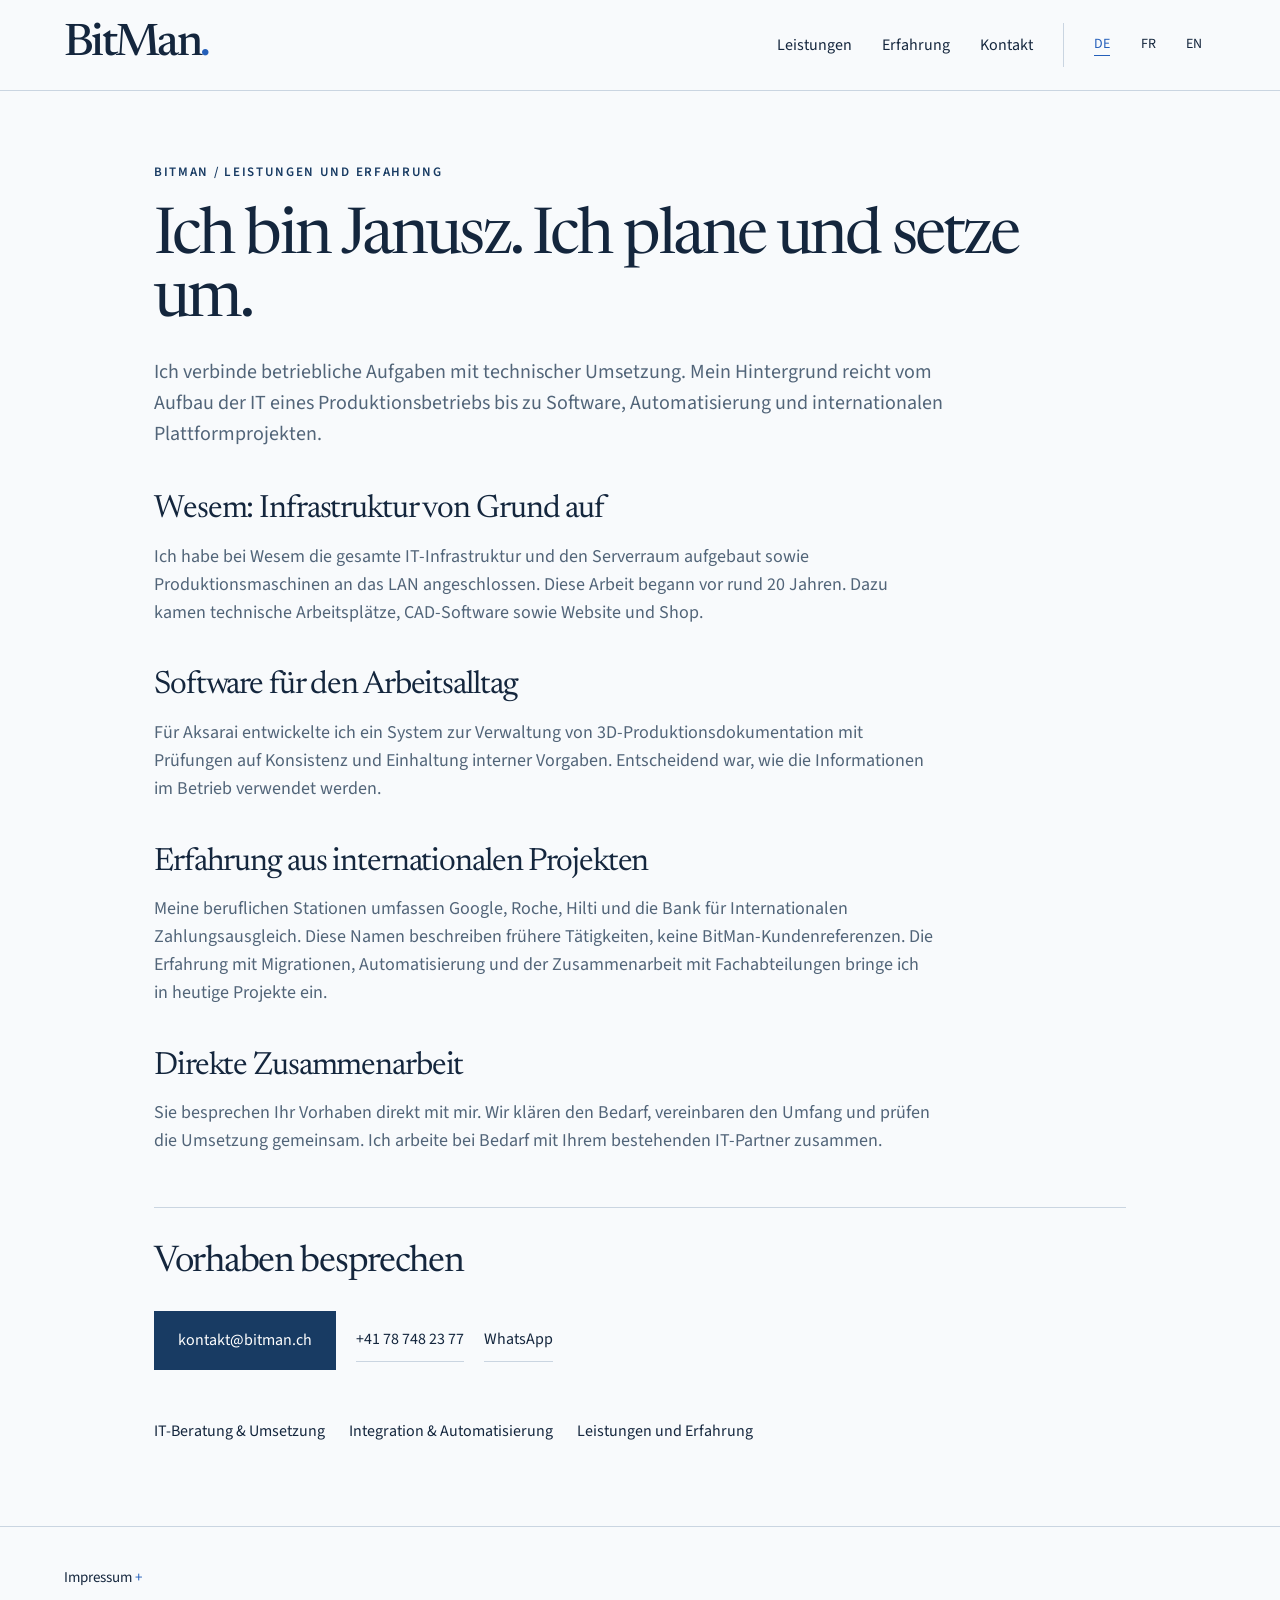
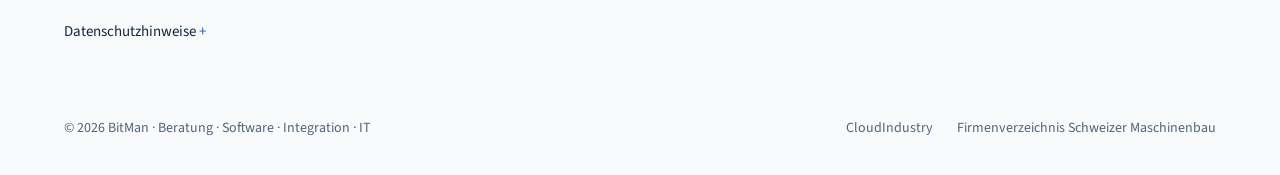
<file: ueber-mich/index.html>
<!doctype html>
<html lang="de-CH"><head><meta charset="utf-8"><meta name="viewport" content="width=device-width, initial-scale=1"><meta name="robots" content="index,follow"><title>Janusz Nowakowski – Beratung und Umsetzung | BitMan</title><meta name="description" content="Ich verbinde betriebliche Aufgaben mit technischer Umsetzung. Mein Hintergrund reicht vom Aufbau der IT eines Produktionsbetriebs bis zu Software, Automatisierung und internationalen Plattformprojekten."><meta name="theme-color" content="#f8fafc"><link rel="stylesheet" href="/style.css"><link rel="icon" href="/favicon.svg" type="image/svg+xml"><link rel="canonical" href="https://bitman.ch/ueber-mich/"><meta property="og:type" content="website"><meta property="og:site_name" content="BitMan"><meta property="og:title" content="Janusz Nowakowski – Beratung und Umsetzung | BitMan"><meta property="og:description" content="Ich verbinde betriebliche Aufgaben mit technischer Umsetzung. Mein Hintergrund reicht vom Aufbau der IT eines Produktionsbetriebs bis zu Software, Automatisierung und internationalen Plattformprojekten."><meta property="og:url" content="https://bitman.ch/ueber-mich/"><meta property="og:image" content="https://bitman.ch/img/logo.png"><meta name="twitter:card" content="summary"><meta name="twitter:title" content="Janusz Nowakowski – Beratung und Umsetzung | BitMan"><meta name="twitter:description" content="Ich verbinde betriebliche Aufgaben mit technischer Umsetzung. Mein Hintergrund reicht vom Aufbau der IT eines Produktionsbetriebs bis zu Software, Automatisierung und internationalen Plattformprojekten."><meta name="twitter:image" content="https://bitman.ch/img/logo.png"><!-- Google Tag Manager -->
    <script>(function(w,d,s,l,i){w[l]=w[l]||[];w[l].push({'gtm.start':
    new Date().getTime(),event:'gtm.js'});var f=d.getElementsByTagName(s)[0],
    j=d.createElement(s),dl=l!='dataLayer'?'&l='+l:'';j.async=true;j.src=
    'https://www.googletagmanager.com/gtm.js?id='+i+dl;f.parentNode.insertBefore(j,f);
    })(window,document,'script','dataLayer','GTM-TLLQVV7Z');</script>
    <!-- End Google Tag Manager --><script type="application/ld+json">{"@context": "https://schema.org", "@graph": [{"@type": "Organization", "@id": "https://bitman.ch/#organization", "name": "BitMan", "url": "https://bitman.ch/", "email": "kontakt@bitman.ch", "telephone": "+41787482377", "founder": {"@id": "https://bitman.ch/#janusz"}}, {"@type": "Person", "@id": "https://bitman.ch/#janusz", "name": "Janusz Nowakowski", "url": "https://bitman.ch/ueber-mich/", "sameAs": ["https://www.linkedin.com/in/nowakowskijanusz/", "https://github.com/jnowakowski"]}]}</script></head><body class="business"><a class="skip" href="#main">Leistungen und Erfahrung</a><div class="page-shell"><header class="site-header"><div class="header-inner wrap"><a class="logo" href="/" aria-label="BitMan — Start">BitMan<span>.</span></a><nav aria-label="Navigation"><a href="/#leistungen">Leistungen</a><a class="about-nav" href="/#erfahrung">Erfahrung</a><a href="/#kontakt">Kontakt</a><div class="languages"><a href="/" lang="de" hreflang="de" aria-label="Deutsch" aria-current="page">DE</a><a href="/fr/" lang="fr" hreflang="fr" aria-label="Français">FR</a><a href="/en/" lang="en" hreflang="en" aria-label="English">EN</a></div></nav></div></header><main class="article wrap" id="main" data-service="general"><p class="eyebrow"><a href="/">BitMan</a> / Leistungen und Erfahrung</p><h1>Ich bin Janusz. Ich plane und setze um.</h1><p class="article-lead">Ich verbinde betriebliche Aufgaben mit technischer Umsetzung. Mein Hintergrund reicht vom Aufbau der IT eines Produktionsbetriebs bis zu Software, Automatisierung und internationalen Plattformprojekten.</p><section class="article-section"><h2>Wesem: Infrastruktur von Grund auf</h2><p>Ich habe bei Wesem die gesamte IT-Infrastruktur und den Serverraum aufgebaut sowie Produktionsmaschinen an das LAN angeschlossen. Diese Arbeit begann vor rund 20 Jahren. Dazu kamen technische Arbeitsplätze, CAD-Software sowie Website und Shop.</p></section><section class="article-section"><h2>Software für den Arbeitsalltag</h2><p>Für Aksarai entwickelte ich ein System zur Verwaltung von 3D-Produktionsdokumentation mit Prüfungen auf Konsistenz und Einhaltung interner Vorgaben. Entscheidend war, wie die Informationen im Betrieb verwendet werden.</p></section><section class="article-section"><h2>Erfahrung aus internationalen Projekten</h2><p>Meine beruflichen Stationen umfassen Google, Roche, Hilti und die Bank für Internationalen Zahlungsausgleich. Diese Namen beschreiben frühere Tätigkeiten, keine BitMan-Kundenreferenzen. Die Erfahrung mit Migrationen, Automatisierung und der Zusammenarbeit mit Fachabteilungen bringe ich in heutige Projekte ein.</p></section><section class="article-section"><h2>Direkte Zusammenarbeit</h2><p>Sie besprechen Ihr Vorhaben direkt mit mir. Wir klären den Bedarf, vereinbaren den Umfang und prüfen die Umsetzung gemeinsam. Ich arbeite bei Bedarf mit Ihrem bestehenden IT-Partner zusammen.</p></section><section class="article-contact"><h2>Vorhaben besprechen</h2><a class="button" href="mailto:kontakt@bitman.ch">kontakt@bitman.ch</a><a class="quiet-link" href="tel:+41787482377">+41 78 748 23 77</a><a class="quiet-link" href="https://wa.me/41787482377">WhatsApp</a></section><nav class="article-related" aria-label="Leistungen und Erfahrung"><a href="/it-beratung-kmu/">IT-Beratung &amp; Umsetzung</a><a href="/integration-automatisierung/">Integration &amp; Automatisierung</a><a href="/#erfahrung">Leistungen und Erfahrung</a></nav></main><section class="legal wrap"><details><summary>Impressum</summary><p>CloudIndustry · Janusz Nowakowski · 3000 Bern, Schweiz<br><a href="mailto:kontakt@bitman.ch">kontakt@bitman.ch</a> · <a href="tel:+41787482377">+41 78 748 23 77</a></p></details><details><summary>Datenschutzhinweise</summary><p>Diese Website wird bei Cloudflare gehostet und lädt Schriftarten von Google Fonts. Dabei werden technische Verbindungsdaten an die jeweiligen Anbieter übermittelt. Für die Besuchsanalyse wird Google Tag Manager verwendet; der konfigurierte Container bindet Google Analytics und Matomo ein. Wenn Sie per E-Mail Kontakt aufnehmen, werden Ihre Angaben zur Bearbeitung Ihrer Anfrage verwendet. Telefon- und WhatsApp-Links öffnen den jeweiligen Dienst. Fragen zum Datenschutz richten Sie bitte an kontakt@bitman.ch.</p></details></section><footer class="footer wrap"><p>© 2026 BitMan · Beratung · Software · Integration · IT</p><div class="related"><a href="https://cloudindustry.ch/">CloudIndustry</a><a href="https://cloudindustry.ch/karte/">Firmenverzeichnis Schweizer Maschinenbau</a></div></footer></div><script src="/assets/contact.js" defer></script></body></html>
</file>
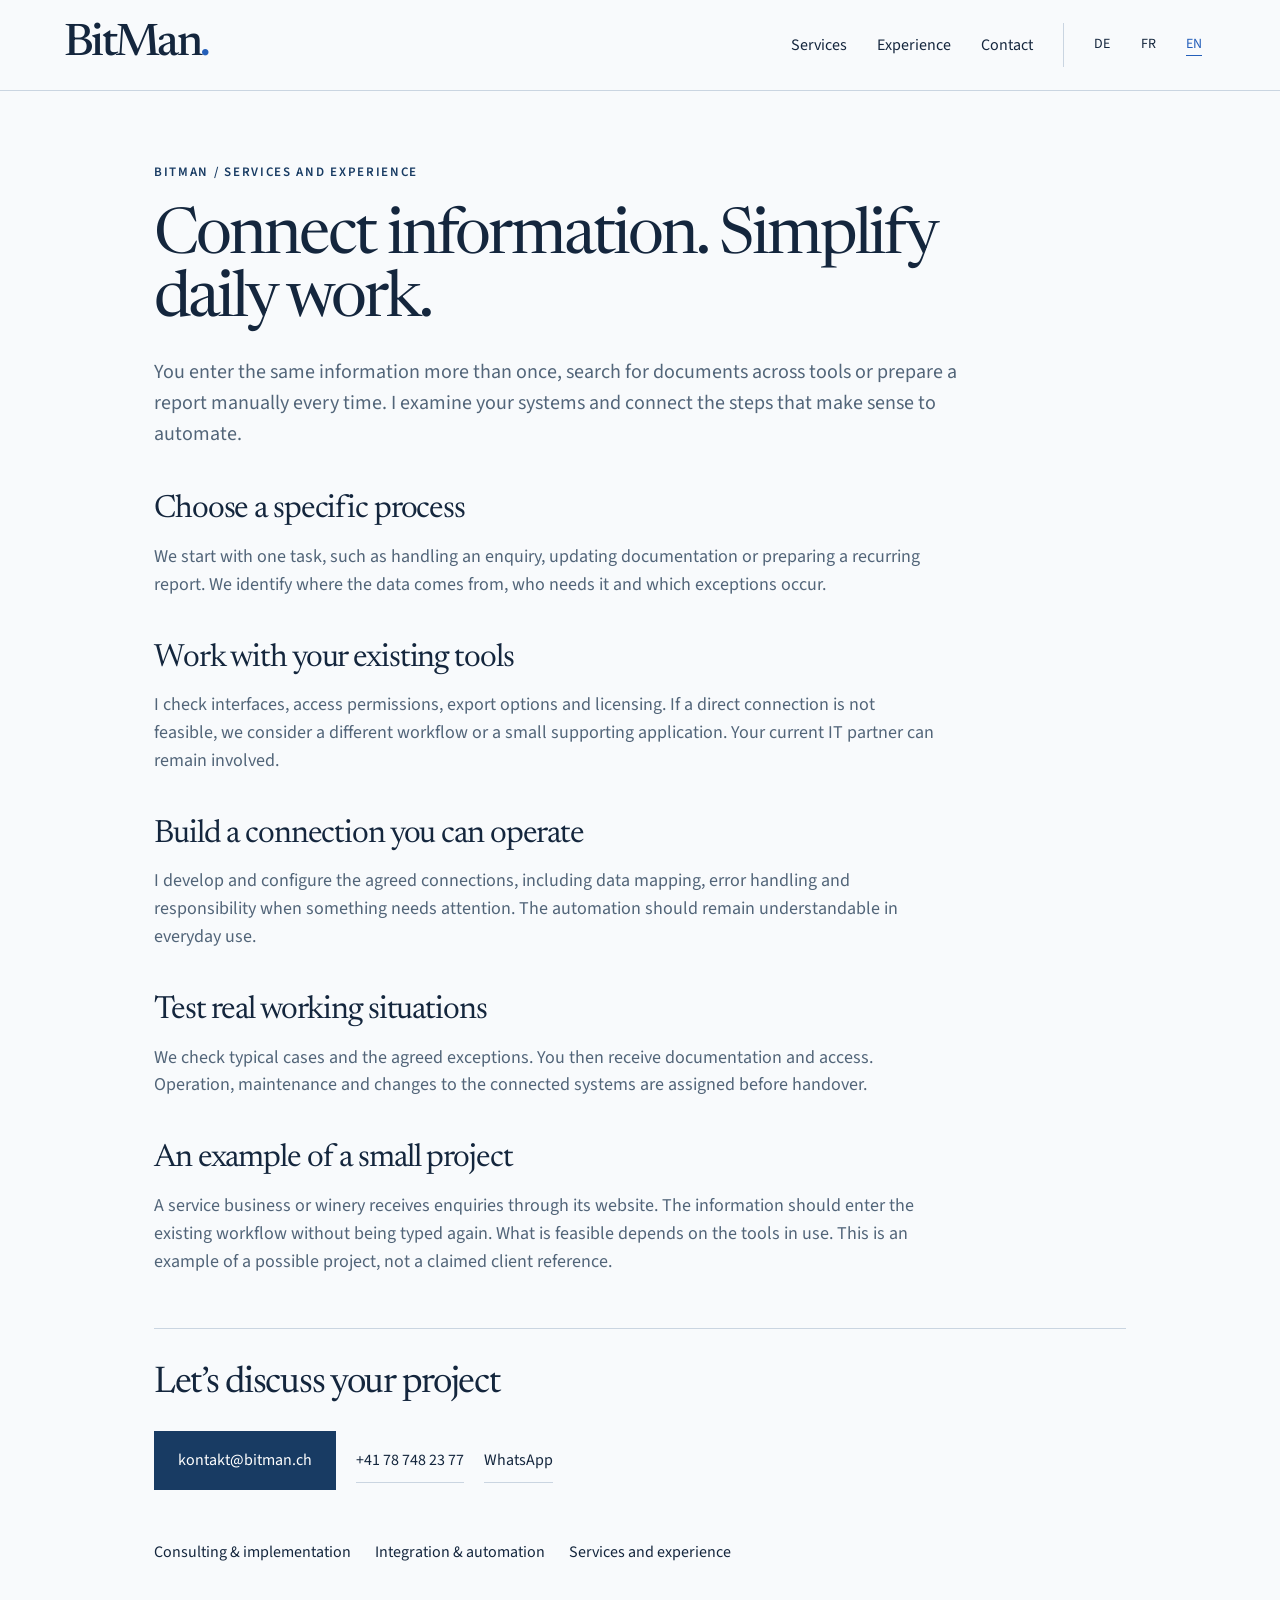
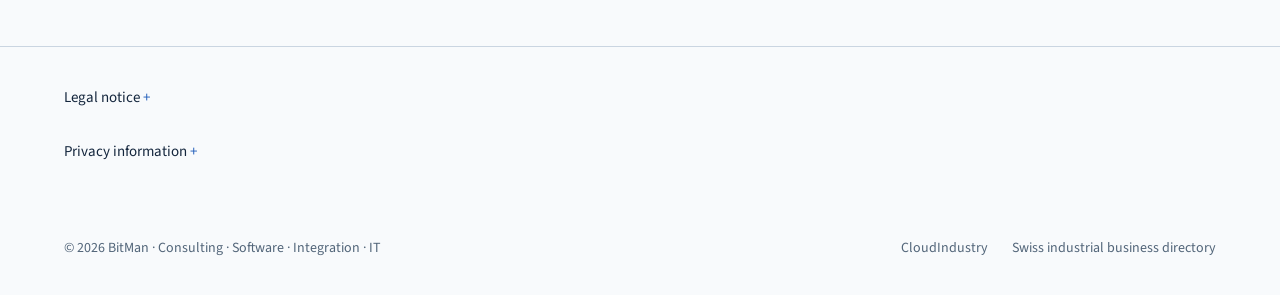
<file: en/integration-automation/index.html>
<!doctype html>
<html lang="en"><head><meta charset="utf-8"><meta name="viewport" content="width=device-width, initial-scale=1"><meta name="robots" content="index,follow"><title>Integration and automation for small businesses | BitMan</title><meta name="description" content="You enter the same information more than once, search for documents across tools or prepare a report manually every time. I examine your systems and connect the steps that make sense to automate."><meta name="theme-color" content="#f8fafc"><link rel="stylesheet" href="/style.css"><link rel="icon" href="/favicon.svg" type="image/svg+xml"><link rel="canonical" href="https://bitman.ch/en/integration-automation/"><meta property="og:type" content="website"><meta property="og:site_name" content="BitMan"><meta property="og:title" content="Integration and automation for small businesses | BitMan"><meta property="og:description" content="You enter the same information more than once, search for documents across tools or prepare a report manually every time. I examine your systems and connect the steps that make sense to automate."><meta property="og:url" content="https://bitman.ch/en/integration-automation/"><meta property="og:image" content="https://bitman.ch/img/logo.png"><meta name="twitter:card" content="summary"><meta name="twitter:title" content="Integration and automation for small businesses | BitMan"><meta name="twitter:description" content="You enter the same information more than once, search for documents across tools or prepare a report manually every time. I examine your systems and connect the steps that make sense to automate."><meta name="twitter:image" content="https://bitman.ch/img/logo.png"><!-- Google Tag Manager -->
    <script>(function(w,d,s,l,i){w[l]=w[l]||[];w[l].push({'gtm.start':
    new Date().getTime(),event:'gtm.js'});var f=d.getElementsByTagName(s)[0],
    j=d.createElement(s),dl=l!='dataLayer'?'&l='+l:'';j.async=true;j.src=
    'https://www.googletagmanager.com/gtm.js?id='+i+dl;f.parentNode.insertBefore(j,f);
    })(window,document,'script','dataLayer','GTM-TLLQVV7Z');</script>
    <!-- End Google Tag Manager --><script type="application/ld+json">{"@context": "https://schema.org", "@graph": [{"@type": "Organization", "@id": "https://bitman.ch/#organization", "name": "BitMan", "url": "https://bitman.ch/", "email": "kontakt@bitman.ch", "telephone": "+41787482377", "founder": {"@id": "https://bitman.ch/#janusz"}}, {"@type": "Person", "@id": "https://bitman.ch/#janusz", "name": "Janusz Nowakowski", "url": "https://bitman.ch/ueber-mich/", "sameAs": ["https://www.linkedin.com/in/nowakowskijanusz/", "https://github.com/jnowakowski"]}]}</script><link rel="alternate" hreflang="de" href="https://bitman.ch/integration-automatisierung/"><link rel="alternate" hreflang="fr" href="https://bitman.ch/fr/integration-automatisation/"><link rel="alternate" hreflang="en" href="https://bitman.ch/en/integration-automation/"><script type="application/ld+json">{"@context": "https://schema.org", "@type": "Service", "name": "Integration and automation for small businesses", "url": "https://bitman.ch/en/integration-automation/", "provider": {"@id": "https://bitman.ch/#organization"}, "description": "You enter the same information more than once, search for documents across tools or prepare a report manually every time. I examine your systems and connect the steps that make sense to automate."}</script></head><body class="business"><a class="skip" href="#main">Services and experience</a><div class="page-shell"><header class="site-header"><div class="header-inner wrap"><a class="logo" href="/en/" aria-label="BitMan — Home">BitMan<span>.</span></a><nav aria-label="Navigation"><a href="/en/#leistungen">Services</a><a class="about-nav" href="/en/#erfahrung">Experience</a><a href="/en/#kontakt">Contact</a><div class="languages"><a href="/integration-automatisierung/" lang="de" hreflang="de" aria-label="Deutsch">DE</a><a href="/fr/integration-automatisation/" lang="fr" hreflang="fr" aria-label="Français">FR</a><a href="/en/integration-automation/" lang="en" hreflang="en" aria-label="English" aria-current="page">EN</a></div></nav></div></header><main class="article wrap" id="main" data-service="integration"><p class="eyebrow"><a href="/en/">BitMan</a> / Services and experience</p><h1>Connect information. Simplify daily work.</h1><p class="article-lead">You enter the same information more than once, search for documents across tools or prepare a report manually every time. I examine your systems and connect the steps that make sense to automate.</p><section class="article-section"><h2>Choose a specific process</h2><p>We start with one task, such as handling an enquiry, updating documentation or preparing a recurring report. We identify where the data comes from, who needs it and which exceptions occur.</p></section><section class="article-section"><h2>Work with your existing tools</h2><p>I check interfaces, access permissions, export options and licensing. If a direct connection is not feasible, we consider a different workflow or a small supporting application. Your current IT partner can remain involved.</p></section><section class="article-section"><h2>Build a connection you can operate</h2><p>I develop and configure the agreed connections, including data mapping, error handling and responsibility when something needs attention. The automation should remain understandable in everyday use.</p></section><section class="article-section"><h2>Test real working situations</h2><p>We check typical cases and the agreed exceptions. You then receive documentation and access. Operation, maintenance and changes to the connected systems are assigned before handover.</p></section><section class="article-section"><h2>An example of a small project</h2><p>A service business or winery receives enquiries through its website. The information should enter the existing workflow without being typed again. What is feasible depends on the tools in use. This is an example of a possible project, not a claimed client reference.</p></section><section class="article-contact"><h2>Let’s discuss your project</h2><a class="button" href="mailto:kontakt@bitman.ch">kontakt@bitman.ch</a><a class="quiet-link" href="tel:+41787482377">+41 78 748 23 77</a><a class="quiet-link" href="https://wa.me/41787482377">WhatsApp</a></section><nav class="article-related" aria-label="Services and experience"><a href="/en/it-consulting/">Consulting &amp; implementation</a><a href="/en/integration-automation/">Integration &amp; automation</a><a href="/en/#erfahrung">Services and experience</a></nav></main><section class="legal wrap"><details><summary>Legal notice</summary><p>CloudIndustry · Janusz Nowakowski · 3000 Bern, Switzerland<br><a href="mailto:kontakt@bitman.ch">kontakt@bitman.ch</a> · <a href="tel:+41787482377">+41 78 748 23 77</a></p></details><details><summary>Privacy information</summary><p>This website is hosted by Cloudflare and loads fonts from Google Fonts. Technical connection data is transmitted to the respective providers. Google Tag Manager is used for visitor analytics; the configured container includes Google Analytics and Matomo. Information you send by email is used to handle your enquiry. Phone and WhatsApp links open the respective service. For questions about personal data, contact kontakt@bitman.ch.</p></details></section><footer class="footer wrap"><p>© 2026 BitMan · Consulting · Software · Integration · IT</p><div class="related"><a href="https://cloudindustry.ch/">CloudIndustry</a><a href="https://cloudindustry.ch/karte/">Swiss industrial business directory</a></div></footer></div><script src="/assets/contact.js" defer></script></body></html>
</file>
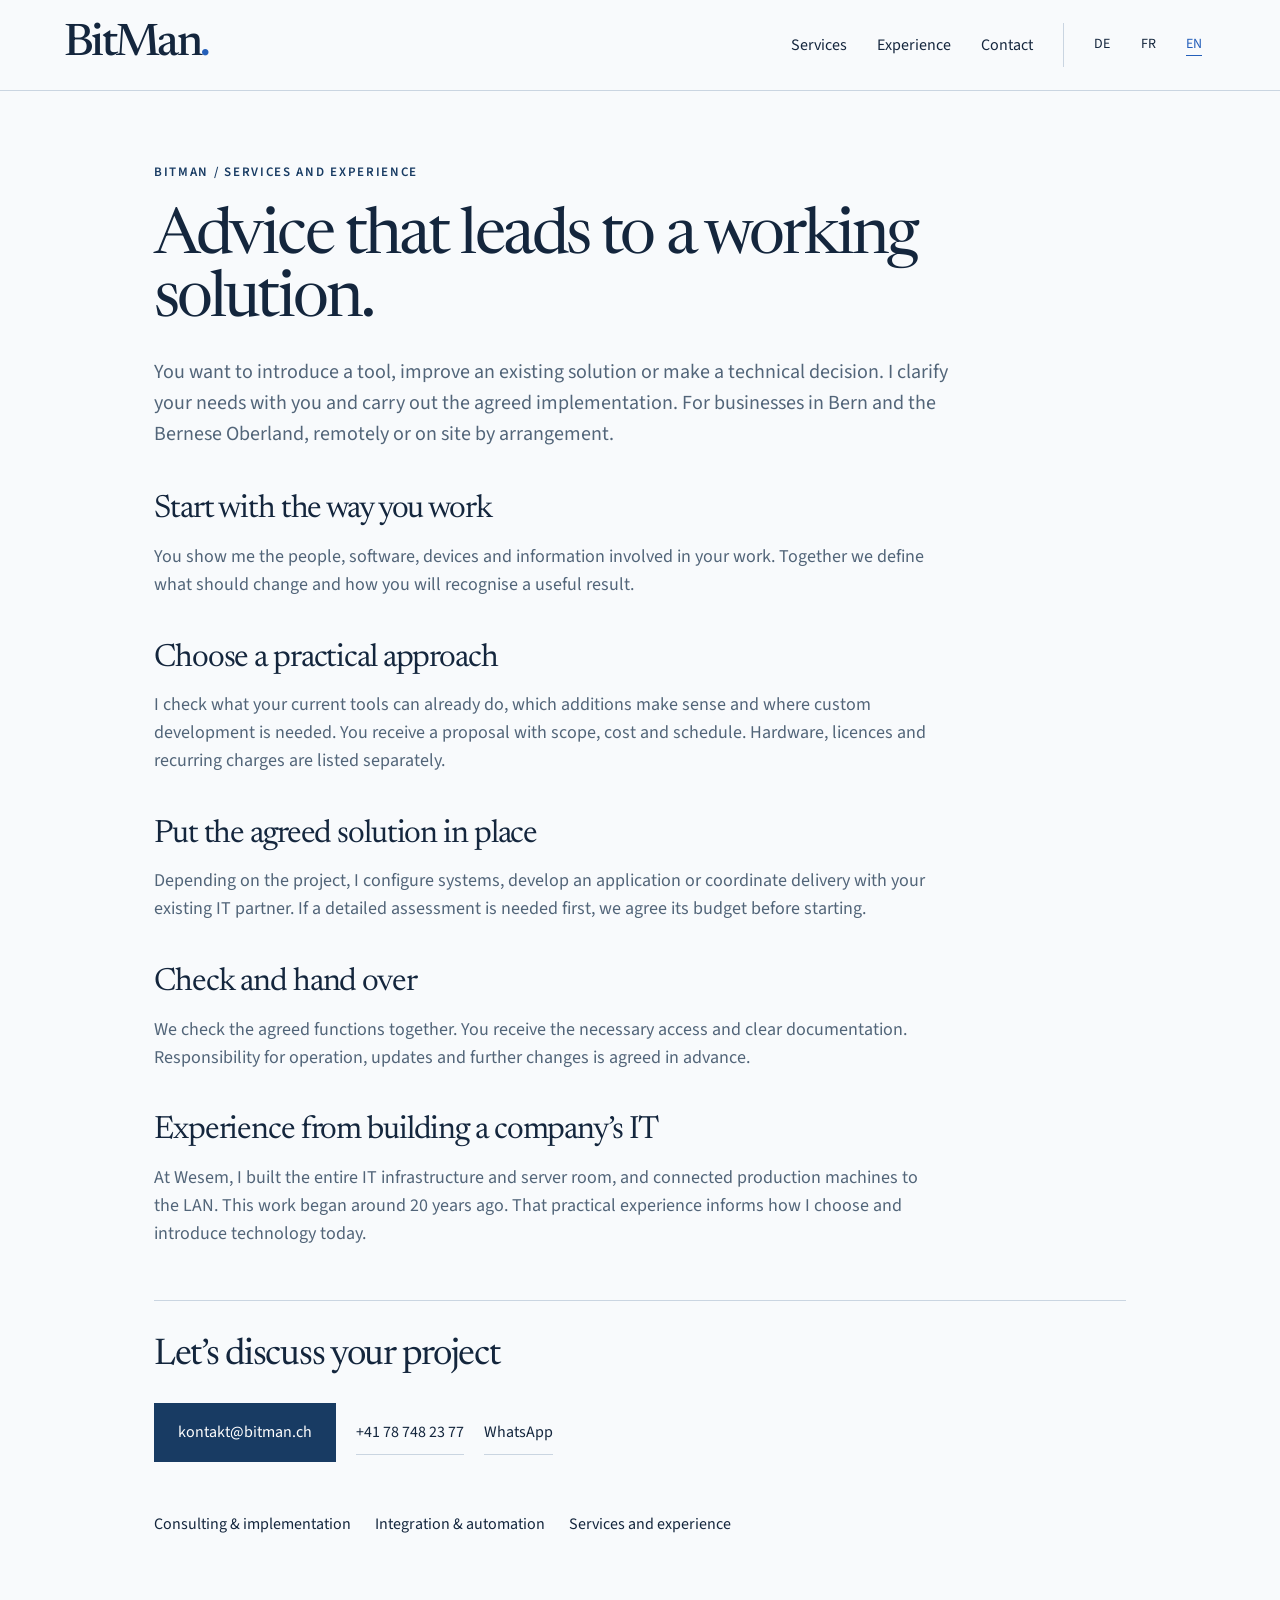
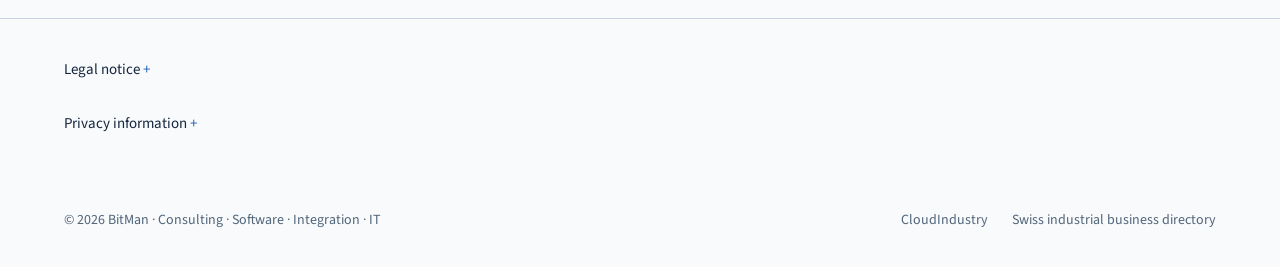
<file: en/it-consulting/index.html>
<!doctype html>
<html lang="en"><head><meta charset="utf-8"><meta name="viewport" content="width=device-width, initial-scale=1"><meta name="robots" content="index,follow"><title>IT consulting for small businesses in Bern | BitMan</title><meta name="description" content="You want to introduce a tool, improve an existing solution or make a technical decision. I clarify your needs with you and carry out the agreed implementation. For businesses in Bern and the Bernese Oberland, remotely or on site by arrangement."><meta name="theme-color" content="#f8fafc"><link rel="stylesheet" href="/style.css"><link rel="icon" href="/favicon.svg" type="image/svg+xml"><link rel="canonical" href="https://bitman.ch/en/it-consulting/"><meta property="og:type" content="website"><meta property="og:site_name" content="BitMan"><meta property="og:title" content="IT consulting for small businesses in Bern | BitMan"><meta property="og:description" content="You want to introduce a tool, improve an existing solution or make a technical decision. I clarify your needs with you and carry out the agreed implementation. For businesses in Bern and the Bernese Oberland, remotely or on site by arrangement."><meta property="og:url" content="https://bitman.ch/en/it-consulting/"><meta property="og:image" content="https://bitman.ch/img/logo.png"><meta name="twitter:card" content="summary"><meta name="twitter:title" content="IT consulting for small businesses in Bern | BitMan"><meta name="twitter:description" content="You want to introduce a tool, improve an existing solution or make a technical decision. I clarify your needs with you and carry out the agreed implementation. For businesses in Bern and the Bernese Oberland, remotely or on site by arrangement."><meta name="twitter:image" content="https://bitman.ch/img/logo.png"><!-- Google Tag Manager -->
    <script>(function(w,d,s,l,i){w[l]=w[l]||[];w[l].push({'gtm.start':
    new Date().getTime(),event:'gtm.js'});var f=d.getElementsByTagName(s)[0],
    j=d.createElement(s),dl=l!='dataLayer'?'&l='+l:'';j.async=true;j.src=
    'https://www.googletagmanager.com/gtm.js?id='+i+dl;f.parentNode.insertBefore(j,f);
    })(window,document,'script','dataLayer','GTM-TLLQVV7Z');</script>
    <!-- End Google Tag Manager --><script type="application/ld+json">{"@context": "https://schema.org", "@graph": [{"@type": "Organization", "@id": "https://bitman.ch/#organization", "name": "BitMan", "url": "https://bitman.ch/", "email": "kontakt@bitman.ch", "telephone": "+41787482377", "founder": {"@id": "https://bitman.ch/#janusz"}}, {"@type": "Person", "@id": "https://bitman.ch/#janusz", "name": "Janusz Nowakowski", "url": "https://bitman.ch/ueber-mich/", "sameAs": ["https://www.linkedin.com/in/nowakowskijanusz/", "https://github.com/jnowakowski"]}]}</script><link rel="alternate" hreflang="de" href="https://bitman.ch/it-beratung-kmu/"><link rel="alternate" hreflang="fr" href="https://bitman.ch/fr/conseil-informatique-pme/"><link rel="alternate" hreflang="en" href="https://bitman.ch/en/it-consulting/"><script type="application/ld+json">{"@context": "https://schema.org", "@type": "Service", "name": "IT consulting for small businesses in Bern", "url": "https://bitman.ch/en/it-consulting/", "provider": {"@id": "https://bitman.ch/#organization"}, "description": "You want to introduce a tool, improve an existing solution or make a technical decision. I clarify your needs with you and carry out the agreed implementation. For businesses in Bern and the Bernese Oberland, remotely or on site by arrangement."}</script></head><body class="business"><a class="skip" href="#main">Services and experience</a><div class="page-shell"><header class="site-header"><div class="header-inner wrap"><a class="logo" href="/en/" aria-label="BitMan — Home">BitMan<span>.</span></a><nav aria-label="Navigation"><a href="/en/#leistungen">Services</a><a class="about-nav" href="/en/#erfahrung">Experience</a><a href="/en/#kontakt">Contact</a><div class="languages"><a href="/it-beratung-kmu/" lang="de" hreflang="de" aria-label="Deutsch">DE</a><a href="/fr/conseil-informatique-pme/" lang="fr" hreflang="fr" aria-label="Français">FR</a><a href="/en/it-consulting/" lang="en" hreflang="en" aria-label="English" aria-current="page">EN</a></div></nav></div></header><main class="article wrap" id="main" data-service="consulting"><p class="eyebrow"><a href="/en/">BitMan</a> / Services and experience</p><h1>Advice that leads to a working solution.</h1><p class="article-lead">You want to introduce a tool, improve an existing solution or make a technical decision. I clarify your needs with you and carry out the agreed implementation. For businesses in Bern and the Bernese Oberland, remotely or on site by arrangement.</p><section class="article-section"><h2>Start with the way you work</h2><p>You show me the people, software, devices and information involved in your work. Together we define what should change and how you will recognise a useful result.</p></section><section class="article-section"><h2>Choose a practical approach</h2><p>I check what your current tools can already do, which additions make sense and where custom development is needed. You receive a proposal with scope, cost and schedule. Hardware, licences and recurring charges are listed separately.</p></section><section class="article-section"><h2>Put the agreed solution in place</h2><p>Depending on the project, I configure systems, develop an application or coordinate delivery with your existing IT partner. If a detailed assessment is needed first, we agree its budget before starting.</p></section><section class="article-section"><h2>Check and hand over</h2><p>We check the agreed functions together. You receive the necessary access and clear documentation. Responsibility for operation, updates and further changes is agreed in advance.</p></section><section class="article-section"><h2>Experience from building a company’s IT</h2><p>At Wesem, I built the entire IT infrastructure and server room, and connected production machines to the LAN. This work began around 20 years ago. That practical experience informs how I choose and introduce technology today.</p></section><section class="article-contact"><h2>Let’s discuss your project</h2><a class="button" href="mailto:kontakt@bitman.ch">kontakt@bitman.ch</a><a class="quiet-link" href="tel:+41787482377">+41 78 748 23 77</a><a class="quiet-link" href="https://wa.me/41787482377">WhatsApp</a></section><nav class="article-related" aria-label="Services and experience"><a href="/en/it-consulting/">Consulting &amp; implementation</a><a href="/en/integration-automation/">Integration &amp; automation</a><a href="/en/#erfahrung">Services and experience</a></nav></main><section class="legal wrap"><details><summary>Legal notice</summary><p>CloudIndustry · Janusz Nowakowski · 3000 Bern, Switzerland<br><a href="mailto:kontakt@bitman.ch">kontakt@bitman.ch</a> · <a href="tel:+41787482377">+41 78 748 23 77</a></p></details><details><summary>Privacy information</summary><p>This website is hosted by Cloudflare and loads fonts from Google Fonts. Technical connection data is transmitted to the respective providers. Google Tag Manager is used for visitor analytics; the configured container includes Google Analytics and Matomo. Information you send by email is used to handle your enquiry. Phone and WhatsApp links open the respective service. For questions about personal data, contact kontakt@bitman.ch.</p></details></section><footer class="footer wrap"><p>© 2026 BitMan · Consulting · Software · Integration · IT</p><div class="related"><a href="https://cloudindustry.ch/">CloudIndustry</a><a href="https://cloudindustry.ch/karte/">Swiss industrial business directory</a></div></footer></div><script src="/assets/contact.js" defer></script></body></html>
</file>
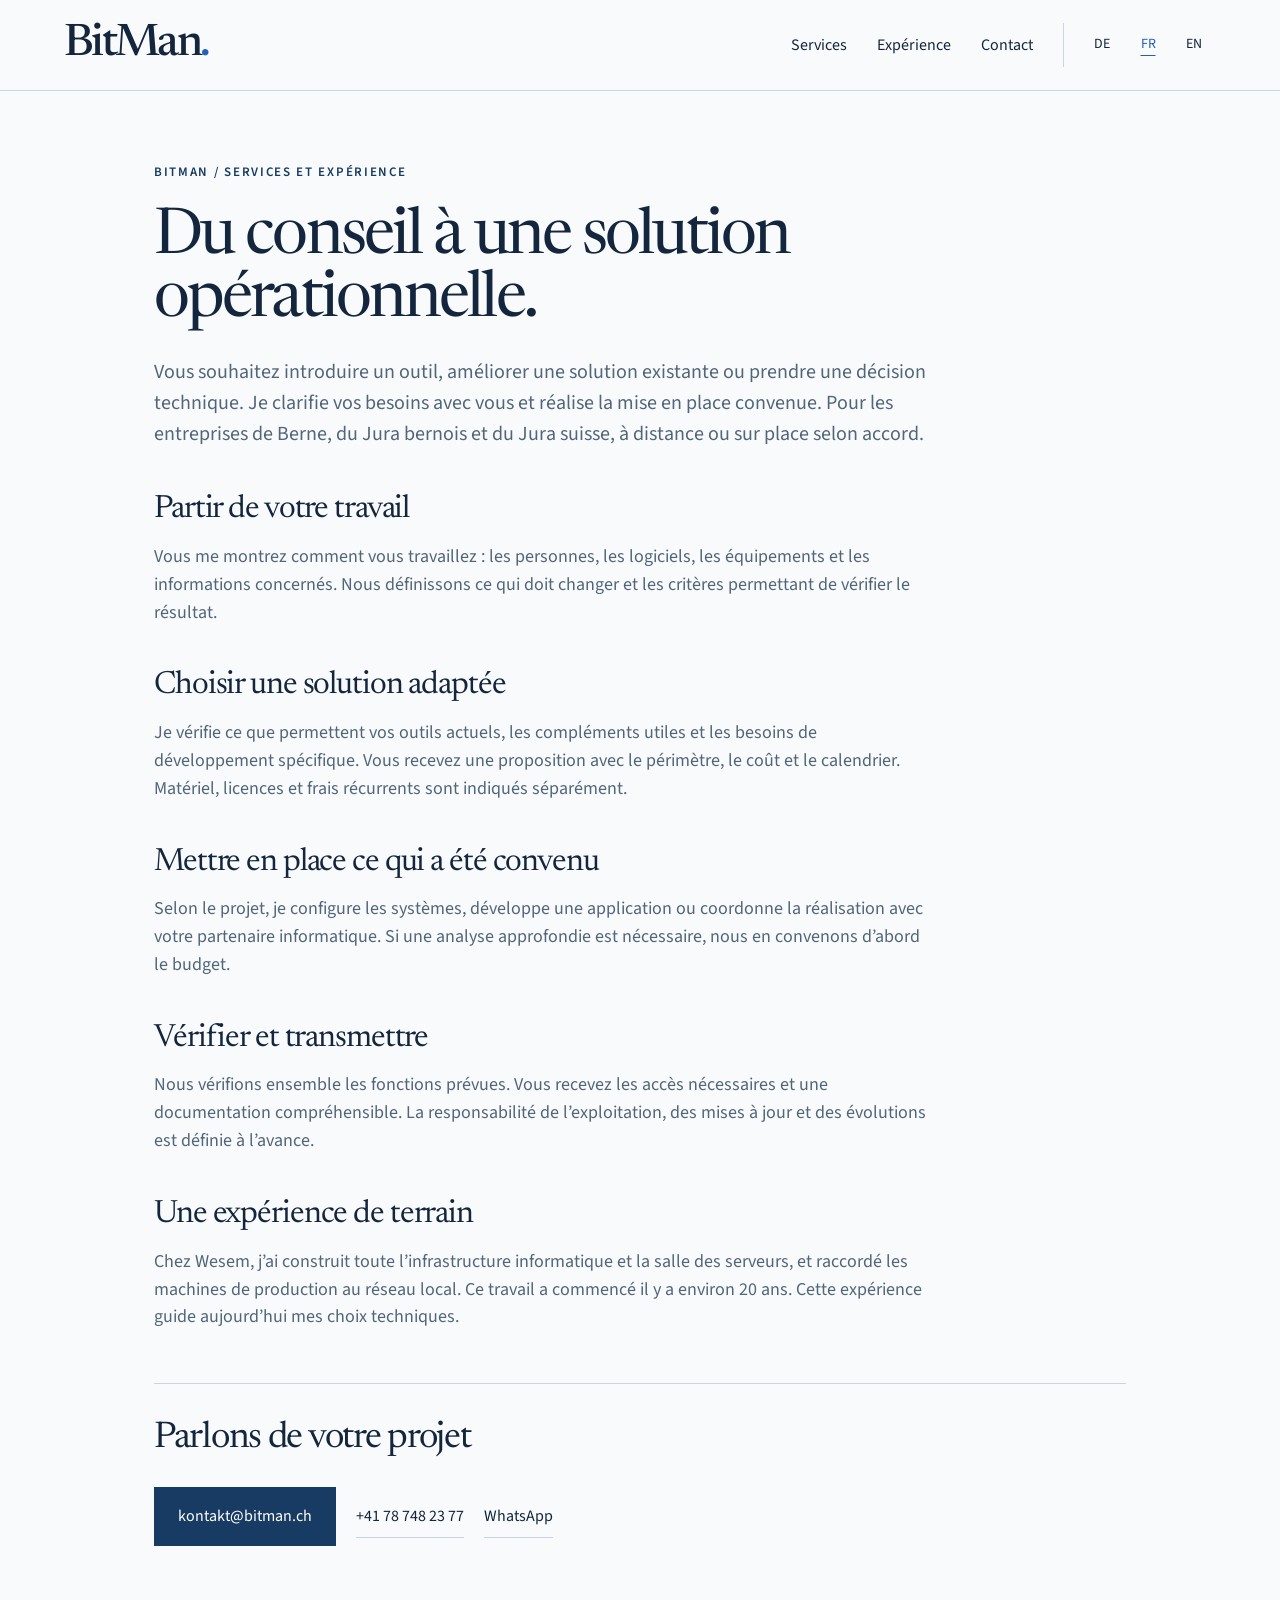
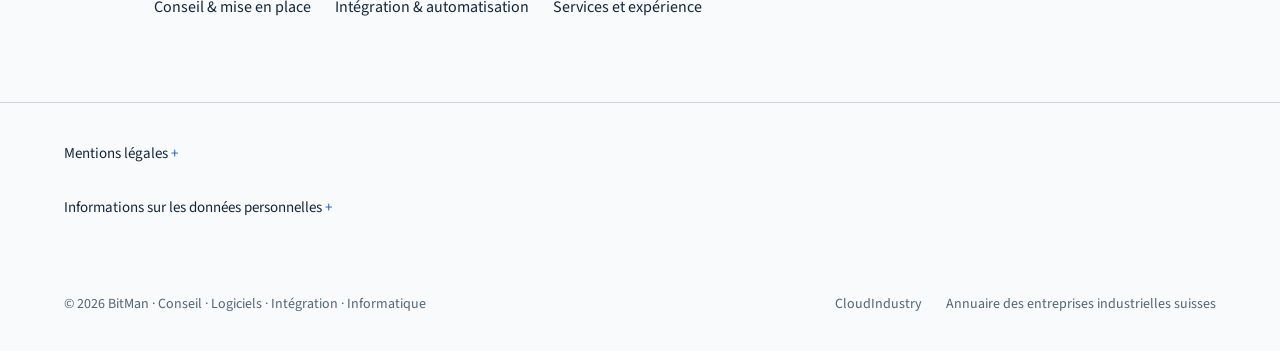
<file: fr/conseil-informatique-pme/index.html>
<!doctype html>
<html lang="fr-CH"><head><meta charset="utf-8"><meta name="viewport" content="width=device-width, initial-scale=1"><meta name="robots" content="index,follow"><title>Conseil informatique pour PME, Berne et Jura | BitMan</title><meta name="description" content="Vous souhaitez introduire un outil, améliorer une solution existante ou prendre une décision technique. Je clarifie vos besoins avec vous et réalise la mise en place convenue. Pour les entreprises de Berne, du Jura bernois et du Jura suisse, à distance ou sur place selon accord."><meta name="theme-color" content="#f8fafc"><link rel="stylesheet" href="/style.css"><link rel="icon" href="/favicon.svg" type="image/svg+xml"><link rel="canonical" href="https://bitman.ch/fr/conseil-informatique-pme/"><meta property="og:type" content="website"><meta property="og:site_name" content="BitMan"><meta property="og:title" content="Conseil informatique pour PME, Berne et Jura | BitMan"><meta property="og:description" content="Vous souhaitez introduire un outil, améliorer une solution existante ou prendre une décision technique. Je clarifie vos besoins avec vous et réalise la mise en place convenue. Pour les entreprises de Berne, du Jura bernois et du Jura suisse, à distance ou sur place selon accord."><meta property="og:url" content="https://bitman.ch/fr/conseil-informatique-pme/"><meta property="og:image" content="https://bitman.ch/img/logo.png"><meta name="twitter:card" content="summary"><meta name="twitter:title" content="Conseil informatique pour PME, Berne et Jura | BitMan"><meta name="twitter:description" content="Vous souhaitez introduire un outil, améliorer une solution existante ou prendre une décision technique. Je clarifie vos besoins avec vous et réalise la mise en place convenue. Pour les entreprises de Berne, du Jura bernois et du Jura suisse, à distance ou sur place selon accord."><meta name="twitter:image" content="https://bitman.ch/img/logo.png"><!-- Google Tag Manager -->
    <script>(function(w,d,s,l,i){w[l]=w[l]||[];w[l].push({'gtm.start':
    new Date().getTime(),event:'gtm.js'});var f=d.getElementsByTagName(s)[0],
    j=d.createElement(s),dl=l!='dataLayer'?'&l='+l:'';j.async=true;j.src=
    'https://www.googletagmanager.com/gtm.js?id='+i+dl;f.parentNode.insertBefore(j,f);
    })(window,document,'script','dataLayer','GTM-TLLQVV7Z');</script>
    <!-- End Google Tag Manager --><script type="application/ld+json">{"@context": "https://schema.org", "@graph": [{"@type": "Organization", "@id": "https://bitman.ch/#organization", "name": "BitMan", "url": "https://bitman.ch/", "email": "kontakt@bitman.ch", "telephone": "+41787482377", "founder": {"@id": "https://bitman.ch/#janusz"}}, {"@type": "Person", "@id": "https://bitman.ch/#janusz", "name": "Janusz Nowakowski", "url": "https://bitman.ch/ueber-mich/", "sameAs": ["https://www.linkedin.com/in/nowakowskijanusz/", "https://github.com/jnowakowski"]}]}</script><link rel="alternate" hreflang="de" href="https://bitman.ch/it-beratung-kmu/"><link rel="alternate" hreflang="fr" href="https://bitman.ch/fr/conseil-informatique-pme/"><link rel="alternate" hreflang="en" href="https://bitman.ch/en/it-consulting/"><script type="application/ld+json">{"@context": "https://schema.org", "@type": "Service", "name": "Conseil informatique pour PME, Berne et Jura", "url": "https://bitman.ch/fr/conseil-informatique-pme/", "provider": {"@id": "https://bitman.ch/#organization"}, "description": "Vous souhaitez introduire un outil, améliorer une solution existante ou prendre une décision technique. Je clarifie vos besoins avec vous et réalise la mise en place convenue. Pour les entreprises de Berne, du Jura bernois et du Jura suisse, à distance ou sur place selon accord."}</script></head><body class="business"><a class="skip" href="#main">Services et expérience</a><div class="page-shell"><header class="site-header"><div class="header-inner wrap"><a class="logo" href="/fr/" aria-label="BitMan — Accueil">BitMan<span>.</span></a><nav aria-label="Navigation"><a href="/fr/#leistungen">Services</a><a class="about-nav" href="/fr/#erfahrung">Expérience</a><a href="/fr/#kontakt">Contact</a><div class="languages"><a href="/it-beratung-kmu/" lang="de" hreflang="de" aria-label="Deutsch">DE</a><a href="/fr/conseil-informatique-pme/" lang="fr" hreflang="fr" aria-label="Français" aria-current="page">FR</a><a href="/en/it-consulting/" lang="en" hreflang="en" aria-label="English">EN</a></div></nav></div></header><main class="article wrap" id="main" data-service="consulting"><p class="eyebrow"><a href="/fr/">BitMan</a> / Services et expérience</p><h1>Du conseil à une solution opérationnelle.</h1><p class="article-lead">Vous souhaitez introduire un outil, améliorer une solution existante ou prendre une décision technique. Je clarifie vos besoins avec vous et réalise la mise en place convenue. Pour les entreprises de Berne, du Jura bernois et du Jura suisse, à distance ou sur place selon accord.</p><section class="article-section"><h2>Partir de votre travail</h2><p>Vous me montrez comment vous travaillez : les personnes, les logiciels, les équipements et les informations concernés. Nous définissons ce qui doit changer et les critères permettant de vérifier le résultat.</p></section><section class="article-section"><h2>Choisir une solution adaptée</h2><p>Je vérifie ce que permettent vos outils actuels, les compléments utiles et les besoins de développement spécifique. Vous recevez une proposition avec le périmètre, le coût et le calendrier. Matériel, licences et frais récurrents sont indiqués séparément.</p></section><section class="article-section"><h2>Mettre en place ce qui a été convenu</h2><p>Selon le projet, je configure les systèmes, développe une application ou coordonne la réalisation avec votre partenaire informatique. Si une analyse approfondie est nécessaire, nous en convenons d’abord le budget.</p></section><section class="article-section"><h2>Vérifier et transmettre</h2><p>Nous vérifions ensemble les fonctions prévues. Vous recevez les accès nécessaires et une documentation compréhensible. La responsabilité de l’exploitation, des mises à jour et des évolutions est définie à l’avance.</p></section><section class="article-section"><h2>Une expérience de terrain</h2><p>Chez Wesem, j’ai construit toute l’infrastructure informatique et la salle des serveurs, et raccordé les machines de production au réseau local. Ce travail a commencé il y a environ 20 ans. Cette expérience guide aujourd’hui mes choix techniques.</p></section><section class="article-contact"><h2>Parlons de votre projet</h2><a class="button" href="mailto:kontakt@bitman.ch">kontakt@bitman.ch</a><a class="quiet-link" href="tel:+41787482377">+41 78 748 23 77</a><a class="quiet-link" href="https://wa.me/41787482377">WhatsApp</a></section><nav class="article-related" aria-label="Services et expérience"><a href="/fr/conseil-informatique-pme/">Conseil &amp; mise en place</a><a href="/fr/integration-automatisation/">Intégration &amp; automatisation</a><a href="/fr/#erfahrung">Services et expérience</a></nav></main><section class="legal wrap"><details><summary>Mentions légales</summary><p>CloudIndustry · Janusz Nowakowski · 3000 Berne, Suisse<br><a href="mailto:kontakt@bitman.ch">kontakt@bitman.ch</a> · <a href="tel:+41787482377">+41 78 748 23 77</a></p></details><details><summary>Informations sur les données personnelles</summary><p>Ce site est hébergé par Cloudflare et charge des polices depuis Google Fonts. Des données techniques de connexion sont alors transmises aux fournisseurs concernés. Google Tag Manager est utilisé pour la mesure des visites ; le conteneur configuré intègre Google Analytics et Matomo. Les informations que vous envoyez par e-mail servent à traiter votre demande. Les liens de téléphone et WhatsApp ouvrent le service correspondant. Pour toute question relative aux données personnelles, contactez kontakt@bitman.ch.</p></details></section><footer class="footer wrap"><p>© 2026 BitMan · Conseil · Logiciels · Intégration · Informatique</p><div class="related"><a href="https://cloudindustry.ch/">CloudIndustry</a><a href="https://cloudindustry.ch/karte/">Annuaire des entreprises industrielles suisses</a></div></footer></div><script src="/assets/contact.js" defer></script></body></html>
</file>
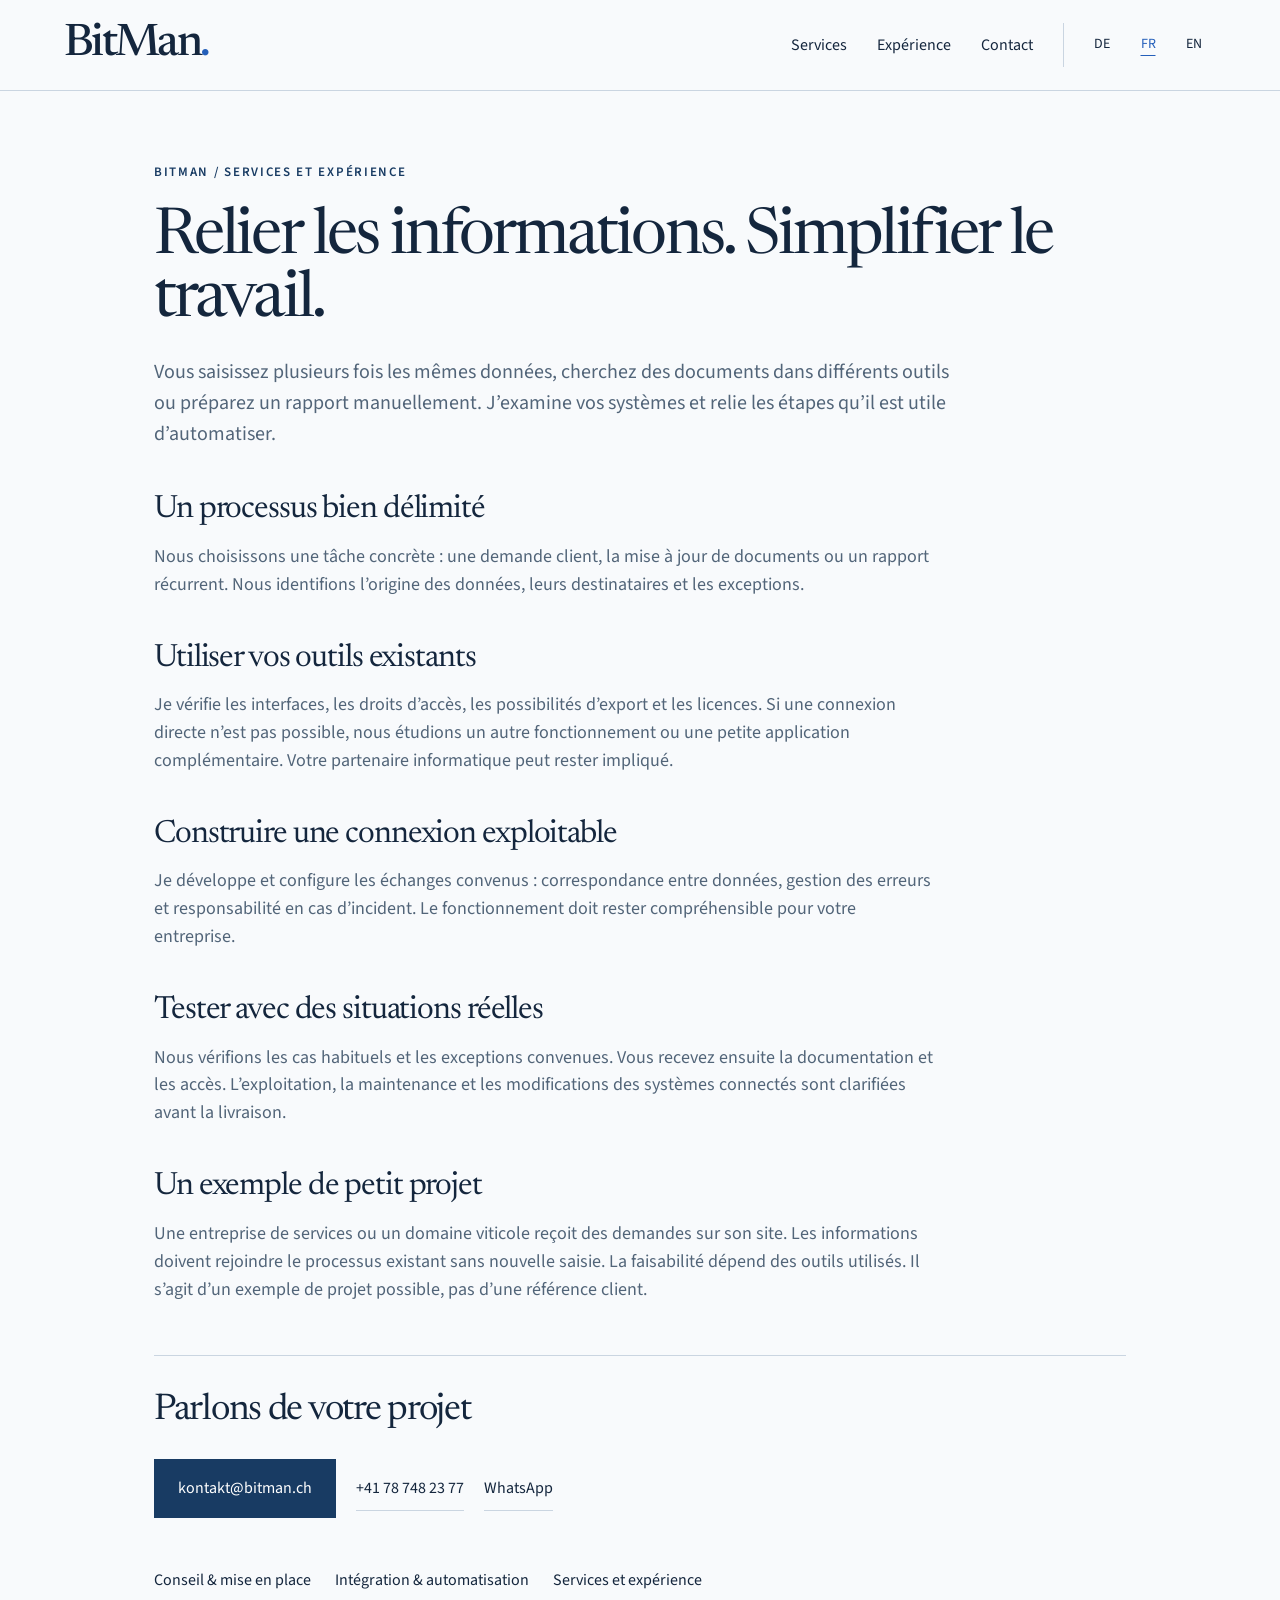
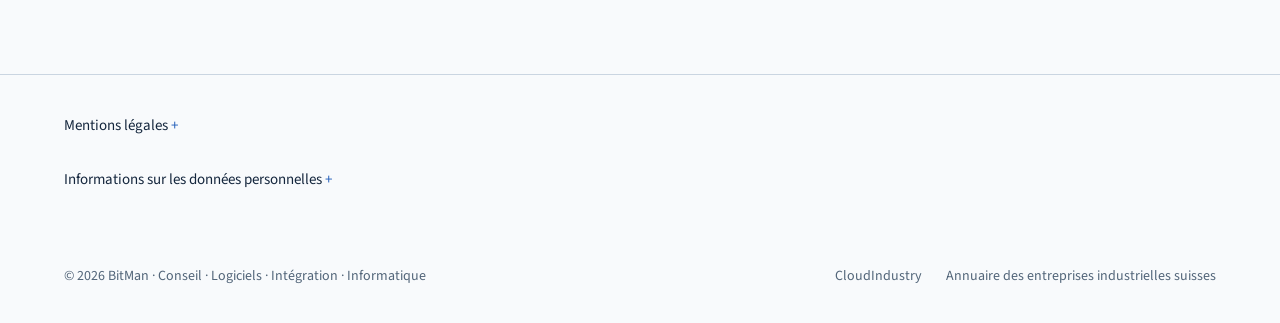
<file: fr/integration-automatisation/index.html>
<!doctype html>
<html lang="fr-CH"><head><meta charset="utf-8"><meta name="viewport" content="width=device-width, initial-scale=1"><meta name="robots" content="index,follow"><title>Intégration et automatisation pour PME | BitMan</title><meta name="description" content="Vous saisissez plusieurs fois les mêmes données, cherchez des documents dans différents outils ou préparez un rapport manuellement. J’examine vos systèmes et relie les étapes qu’il est utile d’automatiser."><meta name="theme-color" content="#f8fafc"><link rel="stylesheet" href="/style.css"><link rel="icon" href="/favicon.svg" type="image/svg+xml"><link rel="canonical" href="https://bitman.ch/fr/integration-automatisation/"><meta property="og:type" content="website"><meta property="og:site_name" content="BitMan"><meta property="og:title" content="Intégration et automatisation pour PME | BitMan"><meta property="og:description" content="Vous saisissez plusieurs fois les mêmes données, cherchez des documents dans différents outils ou préparez un rapport manuellement. J’examine vos systèmes et relie les étapes qu’il est utile d’automatiser."><meta property="og:url" content="https://bitman.ch/fr/integration-automatisation/"><meta property="og:image" content="https://bitman.ch/img/logo.png"><meta name="twitter:card" content="summary"><meta name="twitter:title" content="Intégration et automatisation pour PME | BitMan"><meta name="twitter:description" content="Vous saisissez plusieurs fois les mêmes données, cherchez des documents dans différents outils ou préparez un rapport manuellement. J’examine vos systèmes et relie les étapes qu’il est utile d’automatiser."><meta name="twitter:image" content="https://bitman.ch/img/logo.png"><!-- Google Tag Manager -->
    <script>(function(w,d,s,l,i){w[l]=w[l]||[];w[l].push({'gtm.start':
    new Date().getTime(),event:'gtm.js'});var f=d.getElementsByTagName(s)[0],
    j=d.createElement(s),dl=l!='dataLayer'?'&l='+l:'';j.async=true;j.src=
    'https://www.googletagmanager.com/gtm.js?id='+i+dl;f.parentNode.insertBefore(j,f);
    })(window,document,'script','dataLayer','GTM-TLLQVV7Z');</script>
    <!-- End Google Tag Manager --><script type="application/ld+json">{"@context": "https://schema.org", "@graph": [{"@type": "Organization", "@id": "https://bitman.ch/#organization", "name": "BitMan", "url": "https://bitman.ch/", "email": "kontakt@bitman.ch", "telephone": "+41787482377", "founder": {"@id": "https://bitman.ch/#janusz"}}, {"@type": "Person", "@id": "https://bitman.ch/#janusz", "name": "Janusz Nowakowski", "url": "https://bitman.ch/ueber-mich/", "sameAs": ["https://www.linkedin.com/in/nowakowskijanusz/", "https://github.com/jnowakowski"]}]}</script><link rel="alternate" hreflang="de" href="https://bitman.ch/integration-automatisierung/"><link rel="alternate" hreflang="fr" href="https://bitman.ch/fr/integration-automatisation/"><link rel="alternate" hreflang="en" href="https://bitman.ch/en/integration-automation/"><script type="application/ld+json">{"@context": "https://schema.org", "@type": "Service", "name": "Intégration et automatisation pour PME", "url": "https://bitman.ch/fr/integration-automatisation/", "provider": {"@id": "https://bitman.ch/#organization"}, "description": "Vous saisissez plusieurs fois les mêmes données, cherchez des documents dans différents outils ou préparez un rapport manuellement. J’examine vos systèmes et relie les étapes qu’il est utile d’automatiser."}</script></head><body class="business"><a class="skip" href="#main">Services et expérience</a><div class="page-shell"><header class="site-header"><div class="header-inner wrap"><a class="logo" href="/fr/" aria-label="BitMan — Accueil">BitMan<span>.</span></a><nav aria-label="Navigation"><a href="/fr/#leistungen">Services</a><a class="about-nav" href="/fr/#erfahrung">Expérience</a><a href="/fr/#kontakt">Contact</a><div class="languages"><a href="/integration-automatisierung/" lang="de" hreflang="de" aria-label="Deutsch">DE</a><a href="/fr/integration-automatisation/" lang="fr" hreflang="fr" aria-label="Français" aria-current="page">FR</a><a href="/en/integration-automation/" lang="en" hreflang="en" aria-label="English">EN</a></div></nav></div></header><main class="article wrap" id="main" data-service="integration"><p class="eyebrow"><a href="/fr/">BitMan</a> / Services et expérience</p><h1>Relier les informations. Simplifier le travail.</h1><p class="article-lead">Vous saisissez plusieurs fois les mêmes données, cherchez des documents dans différents outils ou préparez un rapport manuellement. J’examine vos systèmes et relie les étapes qu’il est utile d’automatiser.</p><section class="article-section"><h2>Un processus bien délimité</h2><p>Nous choisissons une tâche concrète : une demande client, la mise à jour de documents ou un rapport récurrent. Nous identifions l’origine des données, leurs destinataires et les exceptions.</p></section><section class="article-section"><h2>Utiliser vos outils existants</h2><p>Je vérifie les interfaces, les droits d’accès, les possibilités d’export et les licences. Si une connexion directe n’est pas possible, nous étudions un autre fonctionnement ou une petite application complémentaire. Votre partenaire informatique peut rester impliqué.</p></section><section class="article-section"><h2>Construire une connexion exploitable</h2><p>Je développe et configure les échanges convenus : correspondance entre données, gestion des erreurs et responsabilité en cas d’incident. Le fonctionnement doit rester compréhensible pour votre entreprise.</p></section><section class="article-section"><h2>Tester avec des situations réelles</h2><p>Nous vérifions les cas habituels et les exceptions convenues. Vous recevez ensuite la documentation et les accès. L’exploitation, la maintenance et les modifications des systèmes connectés sont clarifiées avant la livraison.</p></section><section class="article-section"><h2>Un exemple de petit projet</h2><p>Une entreprise de services ou un domaine viticole reçoit des demandes sur son site. Les informations doivent rejoindre le processus existant sans nouvelle saisie. La faisabilité dépend des outils utilisés. Il s’agit d’un exemple de projet possible, pas d’une référence client.</p></section><section class="article-contact"><h2>Parlons de votre projet</h2><a class="button" href="mailto:kontakt@bitman.ch">kontakt@bitman.ch</a><a class="quiet-link" href="tel:+41787482377">+41 78 748 23 77</a><a class="quiet-link" href="https://wa.me/41787482377">WhatsApp</a></section><nav class="article-related" aria-label="Services et expérience"><a href="/fr/conseil-informatique-pme/">Conseil &amp; mise en place</a><a href="/fr/integration-automatisation/">Intégration &amp; automatisation</a><a href="/fr/#erfahrung">Services et expérience</a></nav></main><section class="legal wrap"><details><summary>Mentions légales</summary><p>CloudIndustry · Janusz Nowakowski · 3000 Berne, Suisse<br><a href="mailto:kontakt@bitman.ch">kontakt@bitman.ch</a> · <a href="tel:+41787482377">+41 78 748 23 77</a></p></details><details><summary>Informations sur les données personnelles</summary><p>Ce site est hébergé par Cloudflare et charge des polices depuis Google Fonts. Des données techniques de connexion sont alors transmises aux fournisseurs concernés. Google Tag Manager est utilisé pour la mesure des visites ; le conteneur configuré intègre Google Analytics et Matomo. Les informations que vous envoyez par e-mail servent à traiter votre demande. Les liens de téléphone et WhatsApp ouvrent le service correspondant. Pour toute question relative aux données personnelles, contactez kontakt@bitman.ch.</p></details></section><footer class="footer wrap"><p>© 2026 BitMan · Conseil · Logiciels · Intégration · Informatique</p><div class="related"><a href="https://cloudindustry.ch/">CloudIndustry</a><a href="https://cloudindustry.ch/karte/">Annuaire des entreprises industrielles suisses</a></div></footer></div><script src="/assets/contact.js" defer></script></body></html>
</file>
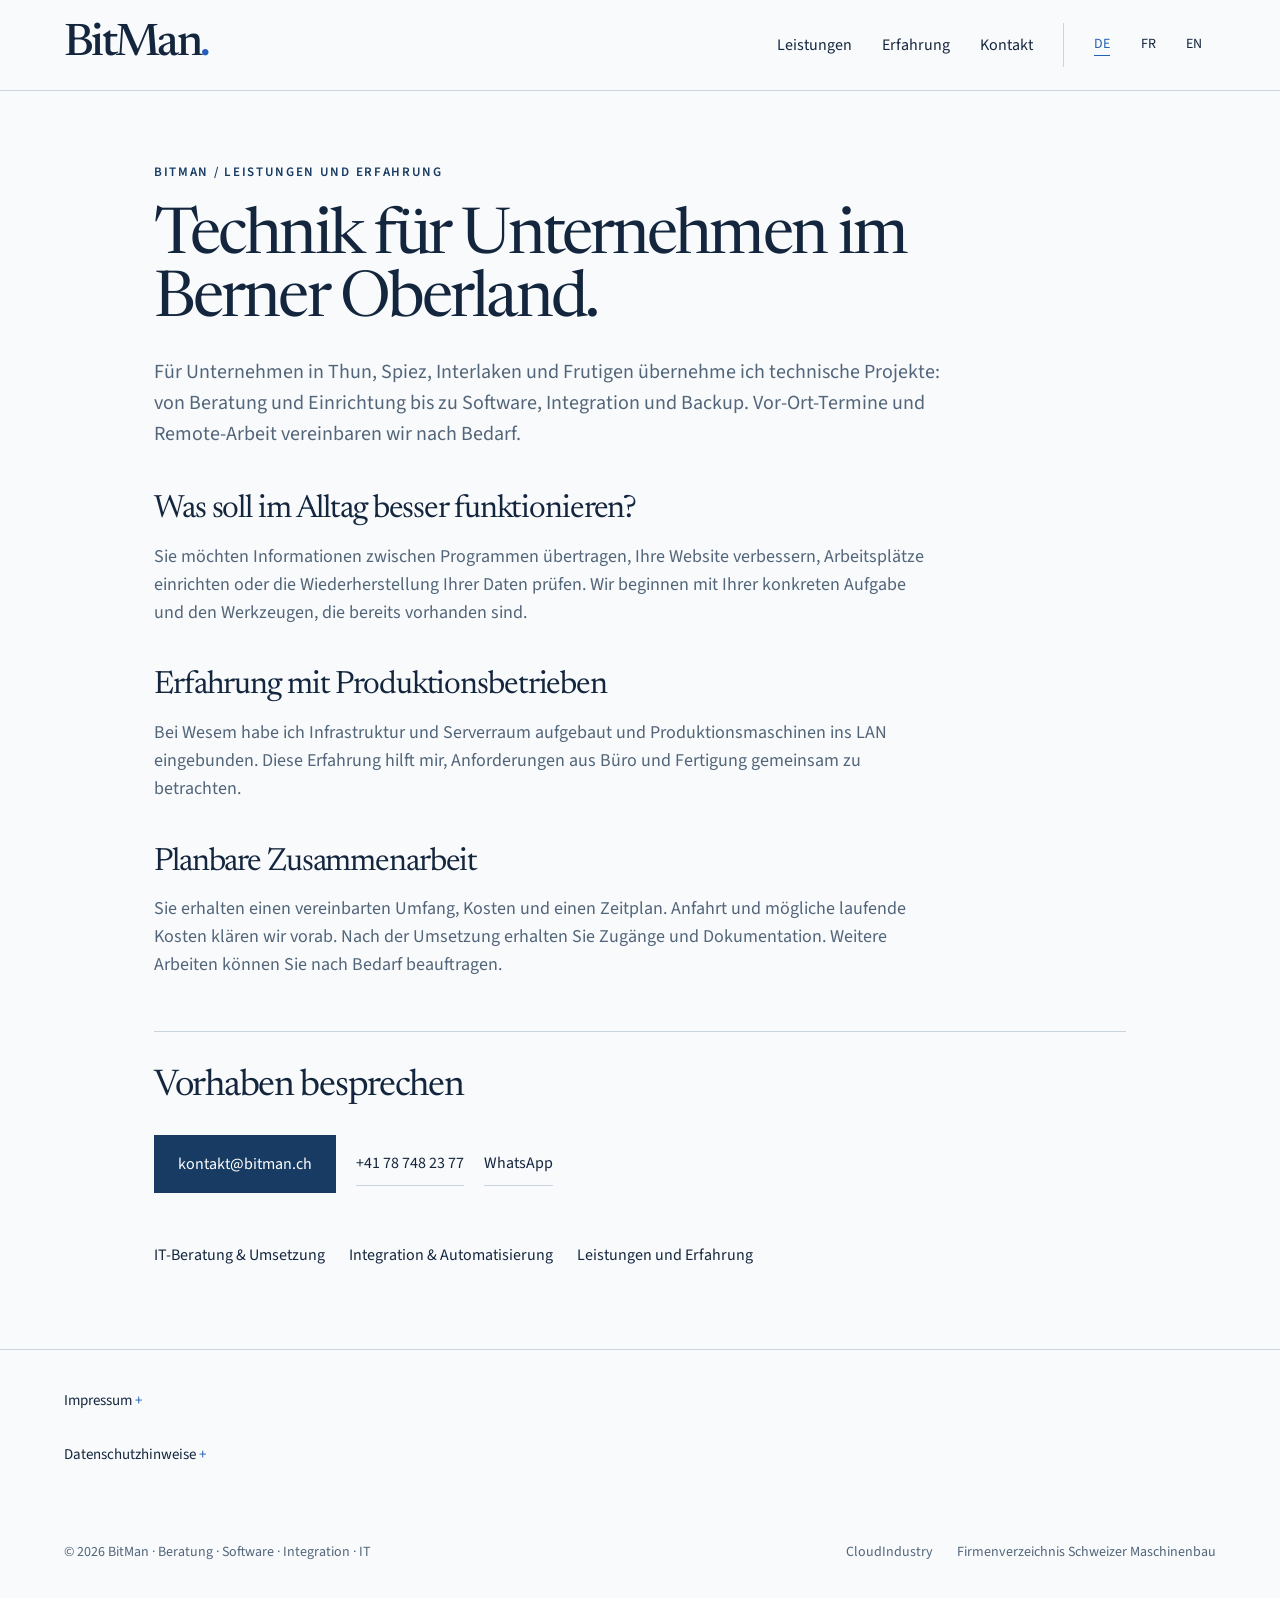
<file: region/berner-oberland/index.html>
<!doctype html>
<html lang="de-CH"><head><meta charset="utf-8"><meta name="viewport" content="width=device-width, initial-scale=1"><meta name="robots" content="index,follow"><title>IT-Beratung &amp; Umsetzung im Berner Oberland | BitMan</title><meta name="description" content="Für Unternehmen in Thun, Spiez, Interlaken und Frutigen übernehme ich technische Projekte: von Beratung und Einrichtung bis zu Software, Integration und Backup. Vor-Ort-Termine und Remote-Arbeit vereinbaren wir nach Bedarf."><meta name="theme-color" content="#f8fafc"><link rel="stylesheet" href="/style.css"><link rel="icon" href="/favicon.svg" type="image/svg+xml"><link rel="canonical" href="https://bitman.ch/region/berner-oberland/"><meta property="og:type" content="website"><meta property="og:site_name" content="BitMan"><meta property="og:title" content="IT-Beratung &amp; Umsetzung im Berner Oberland | BitMan"><meta property="og:description" content="Für Unternehmen in Thun, Spiez, Interlaken und Frutigen übernehme ich technische Projekte: von Beratung und Einrichtung bis zu Software, Integration und Backup. Vor-Ort-Termine und Remote-Arbeit vereinbaren wir nach Bedarf."><meta property="og:url" content="https://bitman.ch/region/berner-oberland/"><meta property="og:image" content="https://bitman.ch/img/logo.png"><meta name="twitter:card" content="summary"><meta name="twitter:title" content="IT-Beratung &amp; Umsetzung im Berner Oberland | BitMan"><meta name="twitter:description" content="Für Unternehmen in Thun, Spiez, Interlaken und Frutigen übernehme ich technische Projekte: von Beratung und Einrichtung bis zu Software, Integration und Backup. Vor-Ort-Termine und Remote-Arbeit vereinbaren wir nach Bedarf."><meta name="twitter:image" content="https://bitman.ch/img/logo.png"><!-- Google Tag Manager -->
    <script>(function(w,d,s,l,i){w[l]=w[l]||[];w[l].push({'gtm.start':
    new Date().getTime(),event:'gtm.js'});var f=d.getElementsByTagName(s)[0],
    j=d.createElement(s),dl=l!='dataLayer'?'&l='+l:'';j.async=true;j.src=
    'https://www.googletagmanager.com/gtm.js?id='+i+dl;f.parentNode.insertBefore(j,f);
    })(window,document,'script','dataLayer','GTM-TLLQVV7Z');</script>
    <!-- End Google Tag Manager --><script type="application/ld+json">{"@context": "https://schema.org", "@graph": [{"@type": "Organization", "@id": "https://bitman.ch/#organization", "name": "BitMan", "url": "https://bitman.ch/", "email": "kontakt@bitman.ch", "telephone": "+41787482377", "founder": {"@id": "https://bitman.ch/#janusz"}}, {"@type": "Person", "@id": "https://bitman.ch/#janusz", "name": "Janusz Nowakowski", "url": "https://bitman.ch/ueber-mich/", "sameAs": ["https://www.linkedin.com/in/nowakowskijanusz/", "https://github.com/jnowakowski"]}]}</script></head><body class="business"><a class="skip" href="#main">Leistungen und Erfahrung</a><div class="page-shell"><header class="site-header"><div class="header-inner wrap"><a class="logo" href="/" aria-label="BitMan — Start">BitMan<span>.</span></a><nav aria-label="Navigation"><a href="/#leistungen">Leistungen</a><a class="about-nav" href="/#erfahrung">Erfahrung</a><a href="/#kontakt">Kontakt</a><div class="languages"><a href="/" lang="de" hreflang="de" aria-label="Deutsch" aria-current="page">DE</a><a href="/fr/" lang="fr" hreflang="fr" aria-label="Français">FR</a><a href="/en/" lang="en" hreflang="en" aria-label="English">EN</a></div></nav></div></header><main class="article wrap" id="main" data-service="general"><p class="eyebrow"><a href="/">BitMan</a> / Leistungen und Erfahrung</p><h1>Technik für Unternehmen im Berner Oberland.</h1><p class="article-lead">Für Unternehmen in Thun, Spiez, Interlaken und Frutigen übernehme ich technische Projekte: von Beratung und Einrichtung bis zu Software, Integration und Backup. Vor-Ort-Termine und Remote-Arbeit vereinbaren wir nach Bedarf.</p><section class="article-section"><h2>Was soll im Alltag besser funktionieren?</h2><p>Sie möchten Informationen zwischen Programmen übertragen, Ihre Website verbessern, Arbeitsplätze einrichten oder die Wiederherstellung Ihrer Daten prüfen. Wir beginnen mit Ihrer konkreten Aufgabe und den Werkzeugen, die bereits vorhanden sind.</p></section><section class="article-section"><h2>Erfahrung mit Produktionsbetrieben</h2><p>Bei Wesem habe ich Infrastruktur und Serverraum aufgebaut und Produktionsmaschinen ins LAN eingebunden. Diese Erfahrung hilft mir, Anforderungen aus Büro und Fertigung gemeinsam zu betrachten.</p></section><section class="article-section"><h2>Planbare Zusammenarbeit</h2><p>Sie erhalten einen vereinbarten Umfang, Kosten und einen Zeitplan. Anfahrt und mögliche laufende Kosten klären wir vorab. Nach der Umsetzung erhalten Sie Zugänge und Dokumentation. Weitere Arbeiten können Sie nach Bedarf beauftragen.</p></section><section class="article-contact"><h2>Vorhaben besprechen</h2><a class="button" href="mailto:kontakt@bitman.ch">kontakt@bitman.ch</a><a class="quiet-link" href="tel:+41787482377">+41 78 748 23 77</a><a class="quiet-link" href="https://wa.me/41787482377">WhatsApp</a></section><nav class="article-related" aria-label="Leistungen und Erfahrung"><a href="/it-beratung-kmu/">IT-Beratung &amp; Umsetzung</a><a href="/integration-automatisierung/">Integration &amp; Automatisierung</a><a href="/#erfahrung">Leistungen und Erfahrung</a></nav></main><section class="legal wrap"><details><summary>Impressum</summary><p>CloudIndustry · Janusz Nowakowski · 3000 Bern, Schweiz<br><a href="mailto:kontakt@bitman.ch">kontakt@bitman.ch</a> · <a href="tel:+41787482377">+41 78 748 23 77</a></p></details><details><summary>Datenschutzhinweise</summary><p>Diese Website wird bei Cloudflare gehostet und lädt Schriftarten von Google Fonts. Dabei werden technische Verbindungsdaten an die jeweiligen Anbieter übermittelt. Für die Besuchsanalyse wird Google Tag Manager verwendet; der konfigurierte Container bindet Google Analytics und Matomo ein. Wenn Sie per E-Mail Kontakt aufnehmen, werden Ihre Angaben zur Bearbeitung Ihrer Anfrage verwendet. Telefon- und WhatsApp-Links öffnen den jeweiligen Dienst. Fragen zum Datenschutz richten Sie bitte an kontakt@bitman.ch.</p></details></section><footer class="footer wrap"><p>© 2026 BitMan · Beratung · Software · Integration · IT</p><div class="related"><a href="https://cloudindustry.ch/">CloudIndustry</a><a href="https://cloudindustry.ch/karte/">Firmenverzeichnis Schweizer Maschinenbau</a></div></footer></div><script src="/assets/contact.js" defer></script></body></html>
</file>
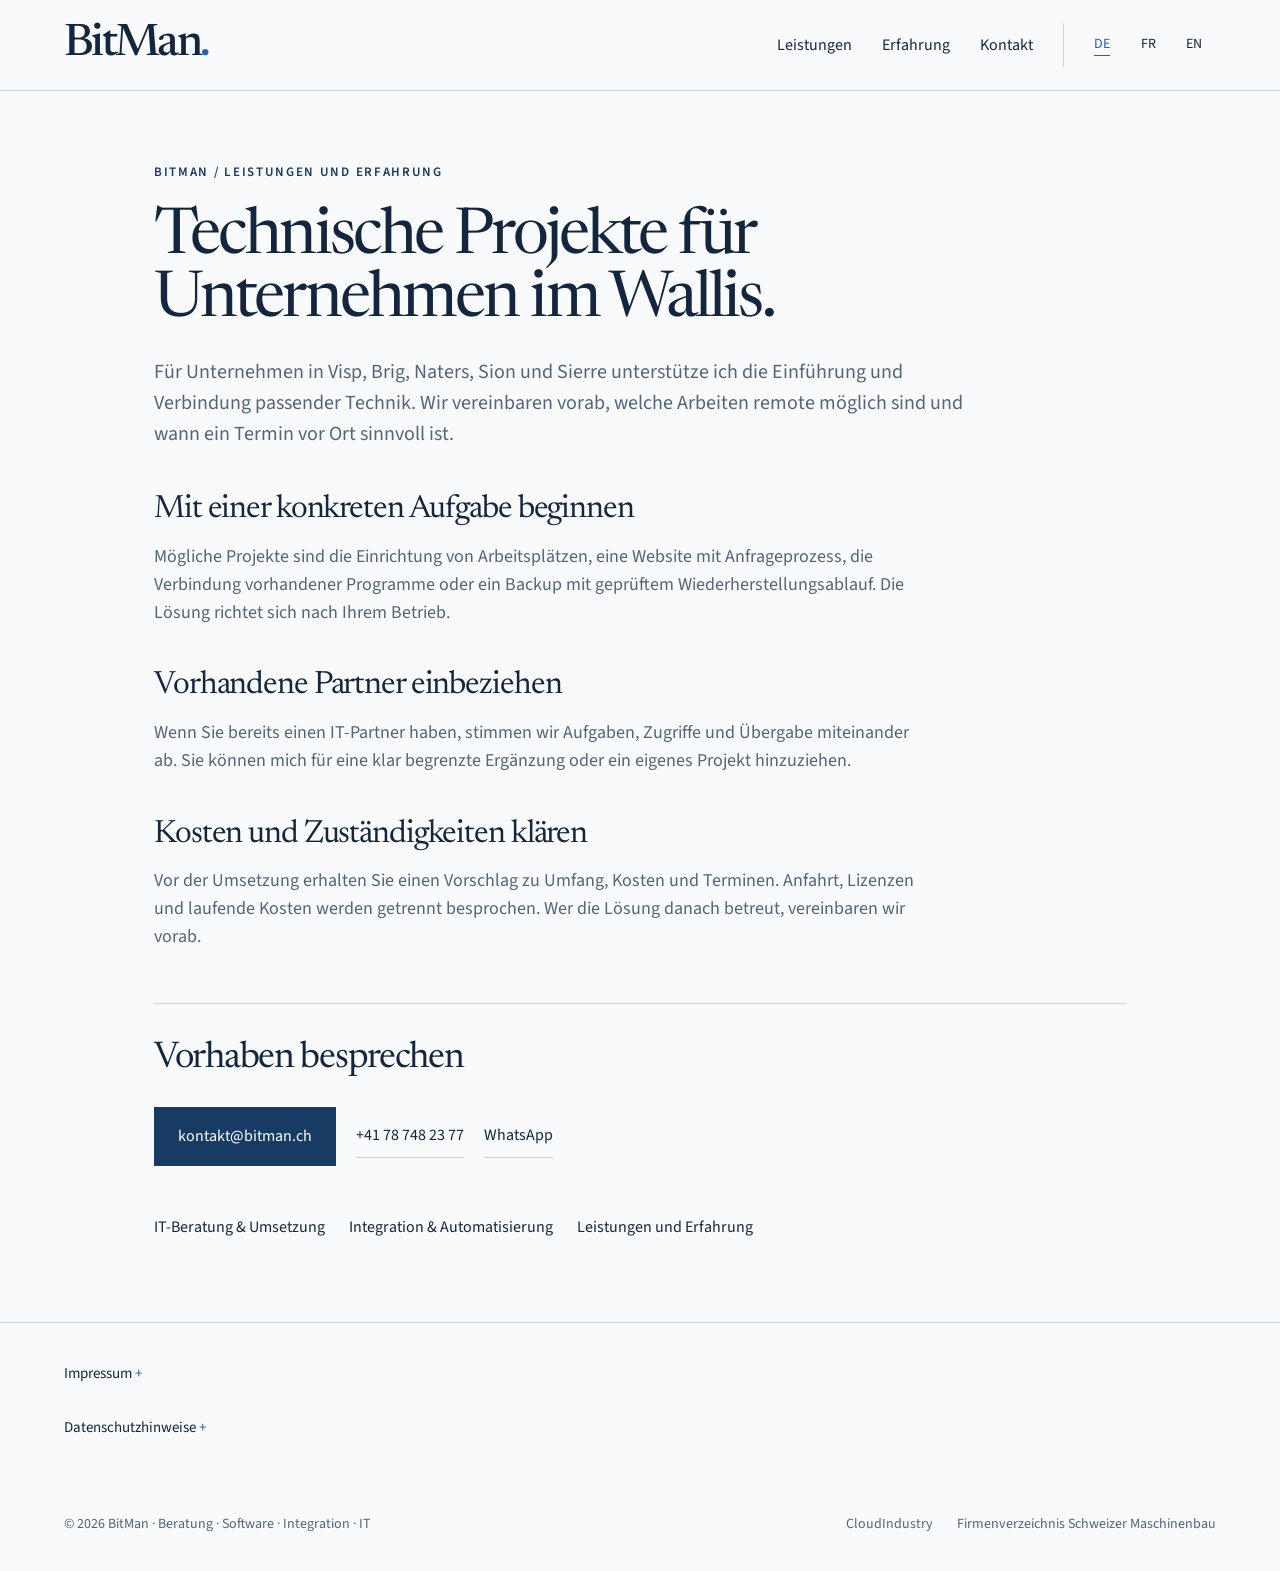
<file: region/wallis/index.html>
<!doctype html>
<html lang="de-CH"><head><meta charset="utf-8"><meta name="viewport" content="width=device-width, initial-scale=1"><meta name="robots" content="index,follow"><title>IT-Beratung und Projekte im Wallis | BitMan</title><meta name="description" content="Für Unternehmen in Visp, Brig, Naters, Sion und Sierre unterstütze ich die Einführung und Verbindung passender Technik. Wir vereinbaren vorab, welche Arbeiten remote möglich sind und wann ein Termin vor Ort sinnvoll ist."><meta name="theme-color" content="#f8fafc"><link rel="stylesheet" href="/style.css"><link rel="icon" href="/favicon.svg" type="image/svg+xml"><link rel="canonical" href="https://bitman.ch/region/wallis/"><meta property="og:type" content="website"><meta property="og:site_name" content="BitMan"><meta property="og:title" content="IT-Beratung und Projekte im Wallis | BitMan"><meta property="og:description" content="Für Unternehmen in Visp, Brig, Naters, Sion und Sierre unterstütze ich die Einführung und Verbindung passender Technik. Wir vereinbaren vorab, welche Arbeiten remote möglich sind und wann ein Termin vor Ort sinnvoll ist."><meta property="og:url" content="https://bitman.ch/region/wallis/"><meta property="og:image" content="https://bitman.ch/img/logo.png"><meta name="twitter:card" content="summary"><meta name="twitter:title" content="IT-Beratung und Projekte im Wallis | BitMan"><meta name="twitter:description" content="Für Unternehmen in Visp, Brig, Naters, Sion und Sierre unterstütze ich die Einführung und Verbindung passender Technik. Wir vereinbaren vorab, welche Arbeiten remote möglich sind und wann ein Termin vor Ort sinnvoll ist."><meta name="twitter:image" content="https://bitman.ch/img/logo.png"><!-- Google Tag Manager -->
    <script>(function(w,d,s,l,i){w[l]=w[l]||[];w[l].push({'gtm.start':
    new Date().getTime(),event:'gtm.js'});var f=d.getElementsByTagName(s)[0],
    j=d.createElement(s),dl=l!='dataLayer'?'&l='+l:'';j.async=true;j.src=
    'https://www.googletagmanager.com/gtm.js?id='+i+dl;f.parentNode.insertBefore(j,f);
    })(window,document,'script','dataLayer','GTM-TLLQVV7Z');</script>
    <!-- End Google Tag Manager --><script type="application/ld+json">{"@context": "https://schema.org", "@graph": [{"@type": "Organization", "@id": "https://bitman.ch/#organization", "name": "BitMan", "url": "https://bitman.ch/", "email": "kontakt@bitman.ch", "telephone": "+41787482377", "founder": {"@id": "https://bitman.ch/#janusz"}}, {"@type": "Person", "@id": "https://bitman.ch/#janusz", "name": "Janusz Nowakowski", "url": "https://bitman.ch/ueber-mich/", "sameAs": ["https://www.linkedin.com/in/nowakowskijanusz/", "https://github.com/jnowakowski"]}]}</script></head><body class="business"><a class="skip" href="#main">Leistungen und Erfahrung</a><div class="page-shell"><header class="site-header"><div class="header-inner wrap"><a class="logo" href="/" aria-label="BitMan — Start">BitMan<span>.</span></a><nav aria-label="Navigation"><a href="/#leistungen">Leistungen</a><a class="about-nav" href="/#erfahrung">Erfahrung</a><a href="/#kontakt">Kontakt</a><div class="languages"><a href="/" lang="de" hreflang="de" aria-label="Deutsch" aria-current="page">DE</a><a href="/fr/" lang="fr" hreflang="fr" aria-label="Français">FR</a><a href="/en/" lang="en" hreflang="en" aria-label="English">EN</a></div></nav></div></header><main class="article wrap" id="main" data-service="general"><p class="eyebrow"><a href="/">BitMan</a> / Leistungen und Erfahrung</p><h1>Technische Projekte für Unternehmen im Wallis.</h1><p class="article-lead">Für Unternehmen in Visp, Brig, Naters, Sion und Sierre unterstütze ich die Einführung und Verbindung passender Technik. Wir vereinbaren vorab, welche Arbeiten remote möglich sind und wann ein Termin vor Ort sinnvoll ist.</p><section class="article-section"><h2>Mit einer konkreten Aufgabe beginnen</h2><p>Mögliche Projekte sind die Einrichtung von Arbeitsplätzen, eine Website mit Anfrageprozess, die Verbindung vorhandener Programme oder ein Backup mit geprüftem Wiederherstellungsablauf. Die Lösung richtet sich nach Ihrem Betrieb.</p></section><section class="article-section"><h2>Vorhandene Partner einbeziehen</h2><p>Wenn Sie bereits einen IT-Partner haben, stimmen wir Aufgaben, Zugriffe und Übergabe miteinander ab. Sie können mich für eine klar begrenzte Ergänzung oder ein eigenes Projekt hinzuziehen.</p></section><section class="article-section"><h2>Kosten und Zuständigkeiten klären</h2><p>Vor der Umsetzung erhalten Sie einen Vorschlag zu Umfang, Kosten und Terminen. Anfahrt, Lizenzen und laufende Kosten werden getrennt besprochen. Wer die Lösung danach betreut, vereinbaren wir vorab.</p></section><section class="article-contact"><h2>Vorhaben besprechen</h2><a class="button" href="mailto:kontakt@bitman.ch">kontakt@bitman.ch</a><a class="quiet-link" href="tel:+41787482377">+41 78 748 23 77</a><a class="quiet-link" href="https://wa.me/41787482377">WhatsApp</a></section><nav class="article-related" aria-label="Leistungen und Erfahrung"><a href="/it-beratung-kmu/">IT-Beratung &amp; Umsetzung</a><a href="/integration-automatisierung/">Integration &amp; Automatisierung</a><a href="/#erfahrung">Leistungen und Erfahrung</a></nav></main><section class="legal wrap"><details><summary>Impressum</summary><p>CloudIndustry · Janusz Nowakowski · 3000 Bern, Schweiz<br><a href="mailto:kontakt@bitman.ch">kontakt@bitman.ch</a> · <a href="tel:+41787482377">+41 78 748 23 77</a></p></details><details><summary>Datenschutzhinweise</summary><p>Diese Website wird bei Cloudflare gehostet und lädt Schriftarten von Google Fonts. Dabei werden technische Verbindungsdaten an die jeweiligen Anbieter übermittelt. Für die Besuchsanalyse wird Google Tag Manager verwendet; der konfigurierte Container bindet Google Analytics und Matomo ein. Wenn Sie per E-Mail Kontakt aufnehmen, werden Ihre Angaben zur Bearbeitung Ihrer Anfrage verwendet. Telefon- und WhatsApp-Links öffnen den jeweiligen Dienst. Fragen zum Datenschutz richten Sie bitte an kontakt@bitman.ch.</p></details></section><footer class="footer wrap"><p>© 2026 BitMan · Beratung · Software · Integration · IT</p><div class="related"><a href="https://cloudindustry.ch/">CloudIndustry</a><a href="https://cloudindustry.ch/karte/">Firmenverzeichnis Schweizer Maschinenbau</a></div></footer></div><script src="/assets/contact.js" defer></script></body></html>
</file>
<file: style.css>
@import url('https://fonts.googleapis.com/css2?family=Newsreader:opsz,wght@6..72,400;6..72,450;6..72,500&family=Source+Sans+3:wght@400;450;500;600&display=swap');
:root{--paper:#f8fafc;--ink:#14263d;--brand:#183b63;--muted:#526579;--line:#cad5e1;--wash:#eaf0f7;--accent:#245fba;--hover:#102d4e;--selection:#d3e4fa;--on-brand:#ffffff;--on-brand-muted:#dce7f3;--on-brand-line:#607d9c;--serif:'Newsreader',Georgia,serif;--sans:'Source Sans 3',Arial,sans-serif}
*{box-sizing:border-box}html{scroll-behavior:smooth;scroll-padding-top:100px}body{margin:0;background:var(--paper);color:var(--ink);font:1.125rem/1.55 var(--sans);-webkit-font-smoothing:antialiased}a{color:inherit;text-decoration:none}a,button,summary{-webkit-tap-highlight-color:transparent}a:focus-visible,summary:focus-visible{outline:3px solid var(--accent);outline-offset:6px}::selection{background:var(--selection)}img{display:block;width:100%;height:100%;object-fit:cover}h1,h2,h3,p,figure{margin:0}h1,h2,h3{font-family:var(--serif);font-weight:400}h1{font-size:clamp(3.8rem,6.3vw,6.3rem);line-height:.99;letter-spacing:-.045em}h2{font-size:clamp(2.65rem,4vw,4rem);line-height:1.08;letter-spacing:-.035em}h3{font-size:1.9rem;line-height:1.18;letter-spacing:-.02em}.wrap{max-width:1440px;margin:auto;padding-inline:64px}.eyebrow{font-size:.8125rem;font-weight:600;line-height:1.5;letter-spacing:.13em;text-transform:uppercase;color:var(--brand)}.skip{position:fixed;top:-80px;left:20px;background:var(--ink);color:white;padding:12px;z-index:100}.skip:focus{top:10px}.preview-note{background:var(--brand);color:#fff;font-size:.75rem;letter-spacing:.025em;text-align:center;padding:7px 20px}.site-header{background:var(--paper);border-bottom:1px solid var(--line)}.header-inner{height:90px;display:flex;align-items:center;justify-content:space-between;gap:30px}.logo{font:500 2.8rem/1 var(--serif);letter-spacing:-.06em;min-height:44px;display:flex;align-items:center}.logo span{color:var(--accent)}nav{display:flex;align-items:center;gap:30px;font-size:1rem}nav a{display:flex;align-items:center;min-height:44px}nav a:hover{color:var(--accent)}.branch-nav{padding-left:28px;border-left:1px solid var(--line);font-size:.9rem}.hero{display:grid;grid-template-columns:1fr 1fr;min-height:630px;border-bottom:1px solid var(--line)}.hero-copy{padding:74px 56px 68px 64px;display:flex;flex-direction:column;align-items:flex-start;justify-content:center}.hero .eyebrow{margin-bottom:36px;max-width:430px}.hero-lead{max-width:470px;font-size:1.25rem;line-height:1.55;margin-top:30px}.hero-actions{display:flex;gap:25px;flex-wrap:wrap;align-items:center;margin-top:35px}.button{display:inline-flex;align-items:center;justify-content:space-between;gap:34px;background:var(--brand);color:white;padding:17px 24px;min-height:56px;font-size:1rem;transition:background .18s}.button:hover{background:var(--hover)}.quiet-link{font-size:1rem;min-height:44px;display:inline-flex;align-items:center;border-bottom:1px solid var(--line)}.quiet-link:hover{border-color:var(--ink)}.hero-image{position:relative;min-height:500px}.hero-image img{position:absolute;inset:0}.hero-image figcaption{position:absolute;right:18px;bottom:15px;background:rgba(20,38,61,.8);color:white;font-size:.75rem;padding:4px 9px}.promise{padding-block:35px;text-align:center;border-bottom:1px solid var(--line);background:var(--wash)}.promise h2{font-size:clamp(1.9rem,3vw,2.8rem);letter-spacing:-.025em}.promise p{font-size:1.05rem;color:var(--muted);margin-top:5px}.section-grid{display:grid;grid-template-columns:38% 62%;gap:0;padding-block:92px}.section-heading{padding-right:65px}.section-heading .eyebrow{margin-bottom:25px}.section-heading>p:last-child{color:var(--muted);margin-top:22px;font-size:1.05rem;max-width:320px}.short-rule{display:block;width:38px;height:2px;background:var(--accent);margin-top:30px}.service{border-top:1px solid var(--line)}.service:last-child{border-bottom:1px solid var(--line)}summary{list-style:none;cursor:pointer}summary::-webkit-details-marker{display:none}.service summary{display:grid;grid-template-columns:52px 1fr 24px;gap:18px;padding:24px 0;align-items:start;min-height:90px}.number{font:400 2.1rem/1.1 var(--serif);color:var(--brand)}.service-title{font:400 1.9rem/1.15 var(--serif);letter-spacing:-.025em;display:block}.service-desc{font-size:1rem;color:var(--muted);display:block;margin-top:8px;max-width:510px}.expand{color:var(--accent);font:300 1.9rem/1 var(--sans);transition:transform .2s}.service[open] .expand{transform:rotate(45deg)}.service-content{padding:0 40px 30px 70px;font-size:1.05rem}.service-content p{margin-bottom:16px}.service-content ul{padding-left:20px;color:var(--muted);margin:0 0 15px}.service-content li{margin-block:7px}.service-content .quiet-link{color:var(--accent)}.sector{display:grid;grid-template-columns:1fr 1fr;border-block:1px solid var(--line)}.sector-photo{min-height:310px;position:relative}.sector-photo img{position:absolute;inset:0}.sector-copy{padding:54px 64px;display:flex;flex-direction:column;align-items:flex-start;justify-content:center;background:var(--wash)}.sector-copy h2{font-size:2.8rem;margin-block:18px}.sector-copy p:not(.eyebrow){max-width:450px;color:var(--muted);margin-bottom:20px}.evidence{padding-block:92px}.evidence-heading{display:flex;align-items:end;justify-content:space-between;gap:30px;margin-bottom:38px}.evidence-heading .eyebrow{margin-bottom:20px}.evidence-heading>p{max-width:350px;color:var(--muted);font-size:1rem}.evidence-list{border-top:1px solid var(--line)}.evidence-row{display:grid;grid-template-columns:1fr 1.8fr;gap:50px;padding:30px 0;border-bottom:1px solid var(--line)}.evidence-row .eyebrow{font-size:.75rem;margin-bottom:9px}.evidence-row h3{font-size:1.75rem}.evidence-row>p{max-width:650px;color:var(--muted);font-size:1.05rem}.process{background:var(--brand);color:var(--on-brand);padding-block:80px}.process .eyebrow{color:var(--on-brand-muted)}.process-top{display:grid;grid-template-columns:1fr 1fr;gap:70px;align-items:start}.process-top h2{margin-top:22px}.process-top>p{max-width:470px;padding-top:45px;color:var(--on-brand-muted)}.steps{display:grid;grid-template-columns:repeat(3,1fr);gap:50px;margin-top:55px}.step{border-top:1px solid var(--on-brand-line);padding-top:20px}.step .eyebrow{margin-bottom:16px}.step h3{margin-bottom:14px}.step p{font-size:1rem;color:var(--on-brand-muted)}.person{display:grid;grid-template-columns:32% 1fr;gap:95px;padding-block:100px;align-items:center}.portrait{height:450px;max-width:360px;background:var(--wash)}.portrait img{object-position:50% 35%}.person .eyebrow{margin-bottom:23px}.person h2{margin-bottom:25px}.person-copy>p{max-width:620px;margin-bottom:18px;color:var(--muted)}.person-copy .signature{font:400 1.65rem var(--serif);color:var(--ink);margin-top:26px}.person-copy .background{font-size:.875rem;max-width:550px;padding-top:20px;border-top:1px solid var(--line)}.faq{border-top:1px solid var(--line);padding-block:70px}.faq h2{margin-bottom:30px;font-size:2.7rem}.faq details{border-bottom:1px solid var(--line)}.faq summary{padding:21px 0;display:flex;justify-content:space-between;gap:25px;font-size:1.15rem}.faq summary:after{content:'+';color:var(--accent);font-size:1.4rem}.faq details[open] summary:after{content:'−'}.faq details p{max-width:850px;padding-bottom:25px;color:var(--muted);font-size:1.05rem}.contact{border-top:1px solid var(--line);background:var(--wash);padding-block:75px;display:grid;grid-template-columns:1.1fr 1fr;gap:65px}.contact h2{margin-top:22px;max-width:550px}.contact-copy>p{max-width:450px;margin-bottom:25px;color:var(--muted)}.contact-links{display:flex;align-items:flex-start;flex-direction:column;gap:15px}.contact-links .email{font-size:clamp(1.3rem,2.5vw,2rem);border-bottom:1px solid var(--line);overflow-wrap:anywhere}.contact-links a{min-height:44px;display:flex;align-items:center}.contact-options{display:flex;gap:30px;font-size:1rem}.footer{display:flex;justify-content:space-between;align-items:center;flex-wrap:wrap;gap:14px;padding-block:24px;font-size:.875rem;color:var(--muted)}.footer a{min-height:44px;display:inline-flex;align-items:center}.winery .hero h1{font-size:clamp(3.4rem,5.5vw,5.7rem)}.winery .hero-copy{padding-right:44px}.winery .sector-copy{background:var(--wash)}.page-shell{max-width:1600px;margin:auto}.nowrap{white-space:nowrap}
.hero>*{min-width:0}
.hero-image{width:100%}
@media(min-width:1600px){.page-shell{border-inline:1px solid var(--line)}.hero-copy{padding-left:80px}}
@media(max-width:1050px){.wrap{padding-inline:36px}.hero-copy{padding:55px 36px}.hero{min-height:570px}.hero h1{font-size:4.5rem}.hero .eyebrow{font-size:.75rem}.hero-lead{font-size:1.125rem}nav{gap:20px}.section-grid{grid-template-columns:35% 65%}.section-heading{padding-right:35px}.sector-copy{padding:40px 36px}.person{gap:50px}.contact{gap:40px}.steps{gap:30px}.winery .hero h1{font-size:4rem}}
@media(max-width:760px){html{scroll-padding-top:20px}.wrap{padding-inline:24px}.header-inner{height:auto;min-height:80px;gap:15px;flex-wrap:wrap;padding-block:13px}.logo{font-size:2.35rem}nav{gap:16px;font-size:.9rem}nav .about-nav{display:none}.branch-nav{padding-left:16px;font-size:.8rem}.hero{grid-template-columns:1fr}.hero-copy{padding:52px 24px 45px}.hero h1{font-size:clamp(3.7rem,12.2vw,5.4rem);max-width:620px}.hero .eyebrow{margin-bottom:26px;font-size:.72rem}.hero-lead{max-width:500px;margin-top:24px}.hero-actions{margin-top:27px;gap:20px}.hero-image{min-height:330px;aspect-ratio:4/3;max-height:500px}.hero-image img{object-position:center}.promise{padding:27px 24px}.promise p{font-size:1rem}.section-grid{display:block;padding-block:56px}.section-heading{padding:0 0 35px}.section-heading>p:last-child{max-width:100%}.section-heading h2{max-width:440px}.section-heading .eyebrow{margin-bottom:15px}.short-rule{margin-top:20px}.service summary{grid-template-columns:35px 1fr 20px;gap:12px;padding-block:22px}.number{font-size:1.6rem}.service-title{font-size:1.6rem}.service-desc{font-size:.98rem}.service-content{padding:0 12px 25px 47px;font-size:1rem}.sector{grid-template-columns:1fr}.sector-photo{min-height:250px;aspect-ratio:16/10}.sector-copy{padding:36px 24px}.sector-copy h2{font-size:2.5rem}.evidence{padding-block:56px}.evidence-heading{display:block}.evidence-heading>p{margin-top:20px;max-width:100%}.evidence-row{grid-template-columns:1fr;gap:15px}.process{padding-block:55px}.process-top{display:block}.process-top>p{padding-top:25px}.steps{grid-template-columns:1fr;gap:26px;margin-top:35px}.step h3{font-size:1.75rem}.person{grid-template-columns:1fr;gap:35px;padding-block:56px}.portrait{height:350px;width:80%;max-width:320px}.person-copy>p{font-size:1.05rem}.faq{padding-block:50px}.faq h2{font-size:2.5rem}.contact{grid-template-columns:1fr;gap:28px;padding-block:50px}.contact-links .email{font-size:1.55rem}.footer{font-size:.8rem;gap:0}.winery .hero h1{font-size:clamp(3.4rem,11vw,5rem)}.winery .hero-copy{padding-right:24px}}
@media(max-width:390px){nav{gap:11px}.branch-nav{padding-left:10px}.header-inner{gap:8px}.hero-actions{align-items:flex-start;flex-direction:column}.hero h1{font-size:3.6rem}}
.applications{padding-block:76px;background:var(--wash);border-block:1px solid var(--line)}.applications .evidence-row:last-child{border-bottom:0}.french .hero h1{font-size:clamp(3.4rem,5.6vw,5.5rem)}.business .section-heading h2{font-size:clamp(2.5rem,3.5vw,3.4rem)}
@media(max-width:760px){.applications{padding-block:50px}.french .hero h1{font-size:clamp(3.25rem,10.4vw,4.6rem)}}
.languages{display:flex;gap:2px;border-left:1px solid var(--line);padding-left:16px}.languages a{min-width:44px;min-height:44px;justify-content:center;font-size:.875rem}.languages a[aria-current=page]{color:var(--accent);text-decoration:underline;text-underline-offset:7px}
@media(max-width:760px){.header-inner nav{flex-wrap:wrap}.languages{padding-left:8px}.header-inner{row-gap:2px}}
@media(prefers-reduced-motion:reduce){html{scroll-behavior:auto}*{transition:none!important}}

.legal{padding-block:24px;border-top:1px solid var(--line);font-size:.9375rem}.legal details{padding-block:5px}.legal summary{padding-block:10px;min-height:44px}.legal summary:after{content:' +';color:var(--accent)}.legal details[open] summary:after{content:' −'}.legal p{max-width:900px;color:var(--muted);padding-bottom:18px}.related{display:flex;gap:24px;flex-wrap:wrap}.related a{min-height:44px}

.article{max-width:1100px;padding-block:72px}.article h1{font-size:clamp(2.8rem,5vw,4.8rem);margin:24px 0;max-width:900px}.article-lead{font-size:1.25rem;color:var(--muted);max-width:820px}.article-section{margin-top:42px;max-width:780px}.article-section h2{font-size:2rem;margin-bottom:16px}.article-section p{color:var(--muted)}.article-contact{margin-top:52px;padding-top:35px;border-top:1px solid var(--line);display:flex;gap:20px;flex-wrap:wrap;align-items:center}.article-contact h2{width:100%;font-size:2.3rem;margin-bottom:8px}.article-related{margin-top:40px;flex-wrap:wrap;gap:24px}.explore{padding-block:36px;border-top:1px solid var(--line)}.explore h2{font-size:1.6rem;margin-bottom:18px}.explore-links{display:flex;flex-wrap:wrap;gap:8px 30px}.explore-links a{display:inline-flex;align-items:center;min-height:44px;font-size:1rem;color:var(--brand)}.service-content .quiet-link+.quiet-link{margin-left:24px}@media(max-width:760px){.article{padding-block:45px}.article h1{font-size:2.8rem}.article-related{align-items:flex-start;flex-direction:column}.service-content .quiet-link+.quiet-link{margin-left:0;display:flex;width:max-content}}

.explore-links a:hover,.related a:hover{text-decoration:underline;text-underline-offset:5px}.contact-links .email:hover{color:var(--accent);border-color:var(--accent)}
</file>
